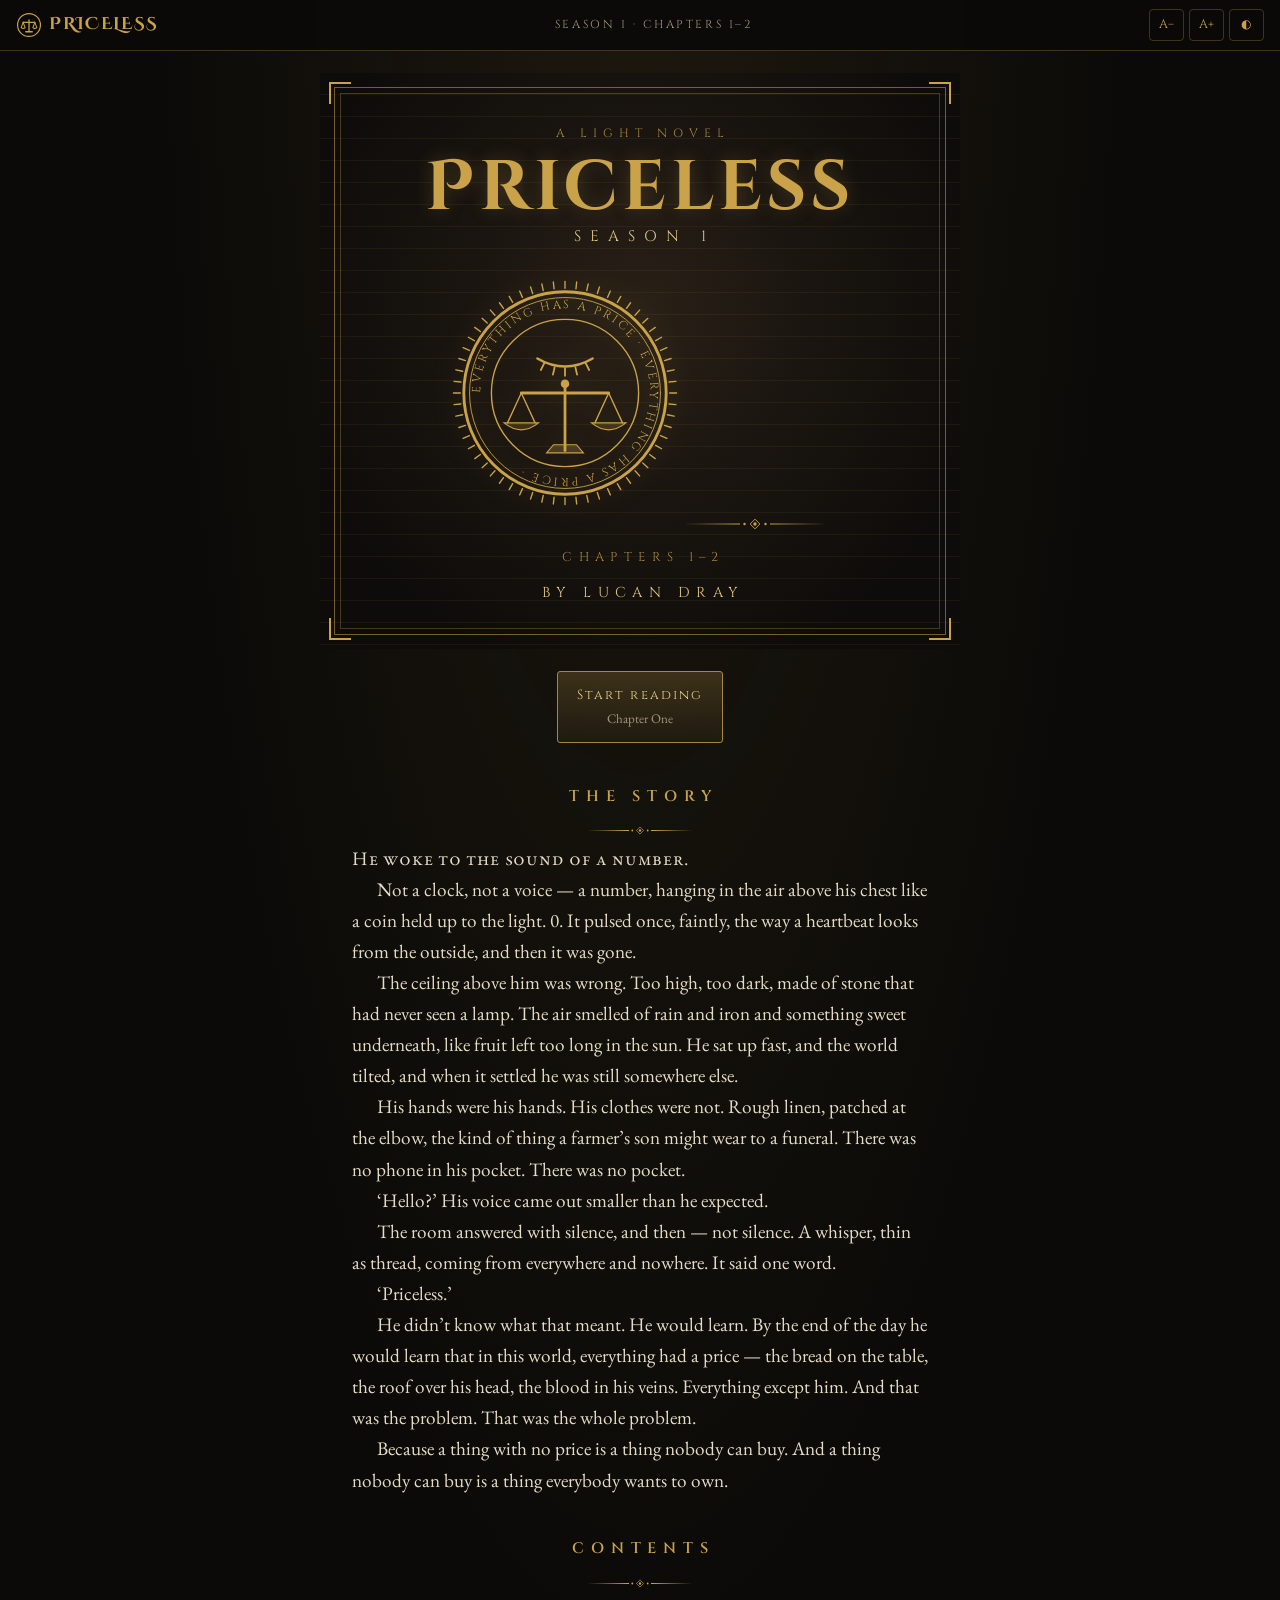
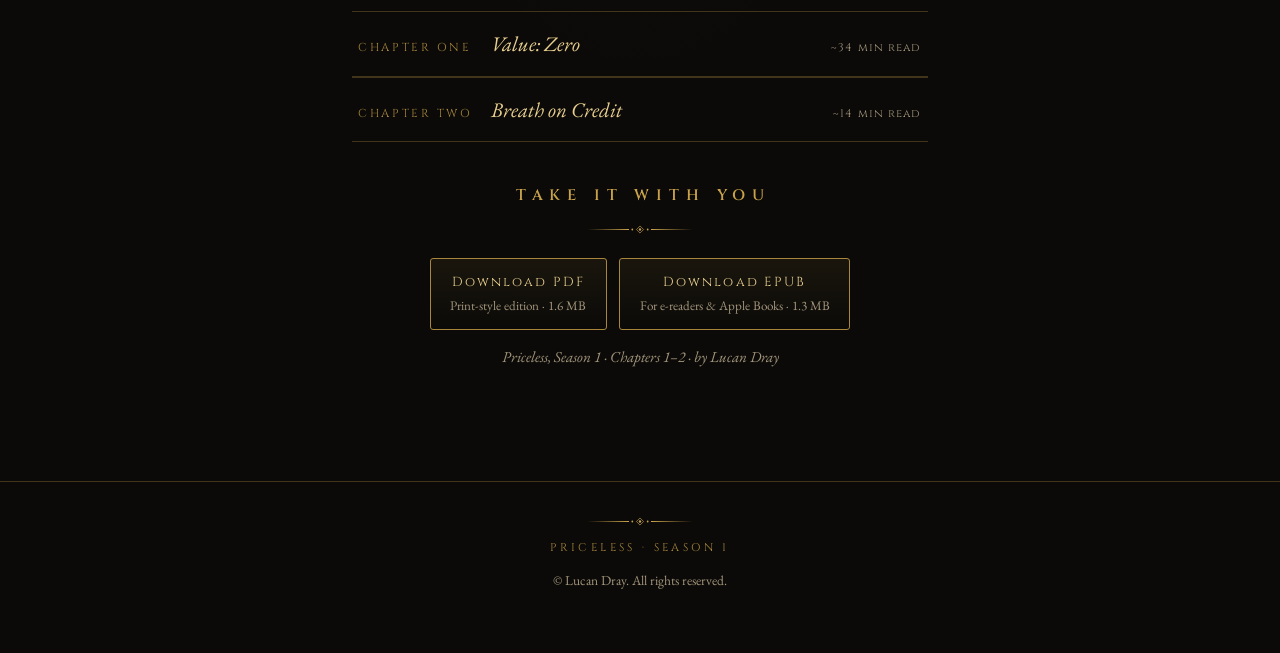
<file: index.html>
<!DOCTYPE html>
<html lang="en"><head><meta charset="utf-8">
<meta name="viewport" content="width=device-width, initial-scale=1, viewport-fit=cover">
<title>Priceless — Season 1 · a light novel by Lucan Dray</title><meta name="description" content="He woke to the sound of a number."><meta name="author" content="Lucan Dray">
<meta property="og:title" content="Priceless — Season 1 · a light novel by Lucan Dray"><meta property="og:description" content="He woke to the sound of a number."><meta property="og:type" content="book">
<meta name="theme-color" content="#0b0a08"><link rel="icon" href="[data-uri]">
<link rel="stylesheet" href="fonts.css"><link rel="stylesheet" href="style.css">
<script>try{var t=localStorage.getItem('pl-theme');if(t)document.documentElement.dataset.theme=t;}catch(e){}</script>
</head><body><a class="skip" href="#main">Skip to text</a><div class="progress"></div>
<header class="bar"><a class="home" href="index.html" aria-label="Priceless home"><svg viewBox="0 0 200 200" fill="none" stroke="#c9a24a" stroke-linecap="round" aria-hidden="true"><circle cx="100" cy="100" r="88" stroke-width="9"/><line x1="100" y1="60" x2="100" y2="150" stroke-width="10"/><line x1="55" y1="80" x2="145" y2="80" stroke-width="10"/><path d="M55,80 L40,120 Q55,135 70,120 Z M145,80 L130,120 Q145,135 160,120 Z" stroke-width="8"/><path d="M75,152 L125,152" stroke-width="10"/></svg><span>PRICELESS</span></a>
<div class="where">Season 1 · Chapters 1–2</div><div class="tools"><button data-act="smaller" aria-label="Smaller text">A−</button>
<button data-act="bigger" aria-label="Larger text">A+</button><button data-act="theme" aria-label="Switch light or dark page">◐</button></div></header>
<main id="main"><section class="panel cover"><div class="frame"></div><div class="corner tl"></div><div class="corner tr"></div><div class="corner bl"></div><div class="corner br"></div><div class="kicker">A LIGHT NOVEL</div>
<h1>Priceless</h1><div class="season">SEASON 1</div>
<svg class="coin" xmlns="http://www.w3.org/2000/svg" viewBox="0 0 200 200" width="230" height="230" fill="none" stroke="#c9a24a" stroke-linecap="round"><g stroke-width="1.2"><line x1="100" y1="3" x2="100" y2="9" transform="rotate(0 100 100)"/><line x1="100" y1="3" x2="100" y2="9" transform="rotate(6 100 100)"/><line x1="100" y1="3" x2="100" y2="9" transform="rotate(12 100 100)"/><line x1="100" y1="3" x2="100" y2="9" transform="rotate(18 100 100)"/><line x1="100" y1="3" x2="100" y2="9" transform="rotate(24 100 100)"/><line x1="100" y1="3" x2="100" y2="9" transform="rotate(30 100 100)"/><line x1="100" y1="3" x2="100" y2="9" transform="rotate(36 100 100)"/><line x1="100" y1="3" x2="100" y2="9" transform="rotate(42 100 100)"/><line x1="100" y1="3" x2="100" y2="9" transform="rotate(48 100 100)"/><line x1="100" y1="3" x2="100" y2="9" transform="rotate(54 100 100)"/><line x1="100" y1="3" x2="100" y2="9" transform="rotate(60 100 100)"/><line x1="100" y1="3" x2="100" y2="9" transform="rotate(66 100 100)"/><line x1="100" y1="3" x2="100" y2="9" transform="rotate(72 100 100)"/><line x1="100" y1="3" x2="100" y2="9" transform="rotate(78 100 100)"/><line x1="100" y1="3" x2="100" y2="9" transform="rotate(84 100 100)"/><line x1="100" y1="3" x2="100" y2="9" transform="rotate(90 100 100)"/><line x1="100" y1="3" x2="100" y2="9" transform="rotate(96 100 100)"/><line x1="100" y1="3" x2="100" y2="9" transform="rotate(102 100 100)"/><line x1="100" y1="3" x2="100" y2="9" transform="rotate(108 100 100)"/><line x1="100" y1="3" x2="100" y2="9" transform="rotate(114 100 100)"/><line x1="100" y1="3" x2="100" y2="9" transform="rotate(120 100 100)"/><line x1="100" y1="3" x2="100" y2="9" transform="rotate(126 100 100)"/><line x1="100" y1="3" x2="100" y2="9" transform="rotate(132 100 100)"/><line x1="100" y1="3" x2="100" y2="9" transform="rotate(138 100 100)"/><line x1="100" y1="3" x2="100" y2="9" transform="rotate(144 100 100)"/><line x1="100" y1="3" x2="100" y2="9" transform="rotate(150 100 100)"/><line x1="100" y1="3" x2="100" y2="9" transform="rotate(156 100 100)"/><line x1="100" y1="3" x2="100" y2="9" transform="rotate(162 100 100)"/><line x1="100" y1="3" x2="100" y2="9" transform="rotate(168 100 100)"/><line x1="100" y1="3" x2="100" y2="9" transform="rotate(174 100 100)"/><line x1="100" y1="3" x2="100" y2="9" transform="rotate(180 100 100)"/><line x1="100" y1="3" x2="100" y2="9" transform="rotate(186 100 100)"/><line x1="100" y1="3" x2="100" y2="9" transform="rotate(192 100 100)"/><line x1="100" y1="3" x2="100" y2="9" transform="rotate(198 100 100)"/><line x1="100" y1="3" x2="100" y2="9" transform="rotate(204 100 100)"/><line x1="100" y1="3" x2="100" y2="9" transform="rotate(210 100 100)"/><line x1="100" y1="3" x2="100" y2="9" transform="rotate(216 100 100)"/><line x1="100" y1="3" x2="100" y2="9" transform="rotate(222 100 100)"/><line x1="100" y1="3" x2="100" y2="9" transform="rotate(228 100 100)"/><line x1="100" y1="3" x2="100" y2="9" transform="rotate(234 100 100)"/><line x1="100" y1="3" x2="100" y2="9" transform="rotate(240 100 100)"/><line x1="100" y1="3" x2="100" y2="9" transform="rotate(246 100 100)"/><line x1="100" y1="3" x2="100" y2="9" transform="rotate(252 100 100)"/><line x1="100" y1="3" x2="100" y2="9" transform="rotate(258 100 100)"/><line x1="100" y1="3" x2="100" y2="9" transform="rotate(264 100 100)"/><line x1="100" y1="3" x2="100" y2="9" transform="rotate(270 100 100)"/><line x1="100" y1="3" x2="100" y2="9" transform="rotate(276 100 100)"/><line x1="100" y1="3" x2="100" y2="9" transform="rotate(282 100 100)"/><line x1="100" y1="3" x2="100" y2="9" transform="rotate(288 100 100)"/><line x1="100" y1="3" x2="100" y2="9" transform="rotate(294 100 100)"/><line x1="100" y1="3" x2="100" y2="9" transform="rotate(300 100 100)"/><line x1="100" y1="3" x2="100" y2="9" transform="rotate(306 100 100)"/><line x1="100" y1="3" x2="100" y2="9" transform="rotate(312 100 100)"/><line x1="100" y1="3" x2="100" y2="9" transform="rotate(318 100 100)"/><line x1="100" y1="3" x2="100" y2="9" transform="rotate(324 100 100)"/><line x1="100" y1="3" x2="100" y2="9" transform="rotate(330 100 100)"/><line x1="100" y1="3" x2="100" y2="9" transform="rotate(336 100 100)"/><line x1="100" y1="3" x2="100" y2="9" transform="rotate(342 100 100)"/><line x1="100" y1="3" x2="100" y2="9" transform="rotate(348 100 100)"/><line x1="100" y1="3" x2="100" y2="9" transform="rotate(354 100 100)"/></g><circle cx="100" cy="100" r="88" stroke-width="2.5"/><circle cx="100" cy="100" r="83" stroke-width=".8"/><circle cx="100" cy="100" r="64" stroke-width="1.2"/><defs><path id="cvrp" d="M100,100 m-74,0 a74,74 0 1,1 148,0 a74,74 0 1,1 -148,0"/></defs><text font-family="Cinzel" font-size="10.2" letter-spacing="2.2" fill="#c9a24a" stroke="none"><textPath href="#cvrp" startOffset="0">EVERYTHING HAS A PRICE · EVERYTHING HAS A PRICE · </textPath></text><path d="M76,70 Q100,84 124,70" stroke-width="2.2"/><path d="M82,74 l-3,6 M91,77.5 l-1.5,6.5 M100,78.5 v6.5 M109,77.5 l1.5,6.5 M118,74 l3,6" stroke-width="1.6"/><line x1="100" y1="92" x2="100" y2="150" stroke-width="2.4"/><circle cx="100" cy="92" r="3.2" fill="#c9a24a"/><line x1="62" y1="100" x2="138" y2="100" stroke-width="2.4"/><path d="M62,100 L50,126 M62,100 L74,126 M138,100 L126,126 M138,100 L150,126" stroke-width="1.2"/><path d="M47,126 Q62,138 77,126 Z" fill="#c9a24a" fill-opacity=".18"/><path d="M123,126 Q138,138 153,126 Z" fill="#c9a24a" fill-opacity=".18"/><path d="M84,152 L116,152 L110,145 L90,145 Z" fill="#c9a24a" fill-opacity=".25"/></svg><svg class="divider" xmlns="http://www.w3.org/2000/svg" viewBox="0 0 200 16" width="150" height="12" fill="#c9a24a"><path d="M4,8 L80,7.2 L80,8.8 Z"/><path d="M196,8 L120,7.2 L120,8.8 Z"/><circle cx="86" cy="8" r="1.6"/><circle cx="114" cy="8" r="1.6"/><path d="M100,1.5 L106.5,8 L100,14.5 L93.5,8 Z" fill="none" stroke="#c9a24a" stroke-width="1.2"/><circle cx="100" cy="8" r="2.2"/></svg>
<div class="release">CHAPTERS 1–2</div><div class="author">BY LUCAN DRAY</div></section>
<div class="wrap"><div class="btns"><a class="btn primary" href="chapter-1.html">Start reading<small>Chapter One</small></a></div>
<h2 class="sec">THE STORY</h2><div class="center"><svg class="divider" xmlns="http://www.w3.org/2000/svg" viewBox="0 0 200 16" width="110" height="9" fill="#c9a24a"><path d="M4,8 L80,7.2 L80,8.8 Z"/><path d="M196,8 L120,7.2 L120,8.8 Z"/><circle cx="86" cy="8" r="1.6"/><circle cx="114" cy="8" r="1.6"/><path d="M100,1.5 L106.5,8 L100,14.5 L93.5,8 Z" fill="none" stroke="#c9a24a" stroke-width="1.2"/><circle cx="100" cy="8" r="2.2"/></svg></div><div class="blurb"><p>He woke to the sound of a number.</p>
<p>Not a clock, not a voice — a number, hanging in the air above his chest like a coin held up to the light. 0. It pulsed once, faintly, the way a heartbeat looks from the outside, and then it was gone.</p>
<p>The ceiling above him was wrong. Too high, too dark, made of stone that had never seen a lamp. The air smelled of rain and iron and something sweet underneath, like fruit left too long in the sun. He sat up fast, and the world tilted, and when it settled he was still somewhere else.</p>
<p>His hands were his hands. His clothes were not. Rough linen, patched at the elbow, the kind of thing a farmer&rsquo;s son might wear to a funeral. There was no phone in his pocket. There was no pocket.</p>
<p>&lsquo;Hello?&rsquo; His voice came out smaller than he expected.</p>
<p>The room answered with silence, and then — not silence. A whisper, thin as thread, coming from everywhere and nowhere. It said one word.</p>
<p>&lsquo;Priceless.&rsquo;</p>
<p>He didn&rsquo;t know what that meant. He would learn. By the end of the day he would learn that in this world, everything had a price — the bread on the table, the roof over his head, the blood in his veins. Everything except him. And that was the problem. That was the whole problem.</p>
<p>Because a thing with no price is a thing nobody can buy. And a thing nobody can buy is a thing everybody wants to own.</p></div>
<h2 class="sec">CONTENTS</h2><div class="center"><svg class="divider" xmlns="http://www.w3.org/2000/svg" viewBox="0 0 200 16" width="110" height="9" fill="#c9a24a"><path d="M4,8 L80,7.2 L80,8.8 Z"/><path d="M196,8 L120,7.2 L120,8.8 Z"/><circle cx="86" cy="8" r="1.6"/><circle cx="114" cy="8" r="1.6"/><path d="M100,1.5 L106.5,8 L100,14.5 L93.5,8 Z" fill="none" stroke="#c9a24a" stroke-width="1.2"/><circle cx="100" cy="8" r="2.2"/></svg></div><ol class="toc"><li><a href="chapter-1.html"><span class="n">CHAPTER ONE</span><span class="t">Value: Zero</span><span class="m">~34 min read</span></a></li><li><a href="chapter-2.html"><span class="n">CHAPTER TWO</span><span class="t">Breath on Credit</span><span class="m">~14 min read</span></a></li></ol>
<h2 class="sec">TAKE IT WITH YOU</h2><div class="center"><svg class="divider" xmlns="http://www.w3.org/2000/svg" viewBox="0 0 200 16" width="110" height="9" fill="#c9a24a"><path d="M4,8 L80,7.2 L80,8.8 Z"/><path d="M196,8 L120,7.2 L120,8.8 Z"/><circle cx="86" cy="8" r="1.6"/><circle cx="114" cy="8" r="1.6"/><path d="M100,1.5 L106.5,8 L100,14.5 L93.5,8 Z" fill="none" stroke="#c9a24a" stroke-width="1.2"/><circle cx="100" cy="8" r="2.2"/></svg></div><div class="btns"><a class="btn" href="downloads/priceless-ln-ch1-2.pdf" data-act="dl" data-file="downloads/priceless-ln-ch1-2.pdf" data-type="application/pdf">Download PDF<small>Print-style edition · 1.6 MB</small></a><a class="btn" href="downloads/priceless-ln-ch1-2.epub" data-act="dl" data-file="downloads/priceless-ln-ch1-2.epub" data-type="application/epub+zip">Download EPUB<small>For e-readers &amp; Apple Books · 1.3 MB</small></a></div>
<p class="note">Priceless, Season 1 · Chapters 1–2 · by Lucan Dray</p></div></main>
<footer><svg class="divider" xmlns="http://www.w3.org/2000/svg" viewBox="0 0 200 16" width="110" height="9" fill="#c9a24a"><path d="M4,8 L80,7.2 L80,8.8 Z"/><path d="M196,8 L120,7.2 L120,8.8 Z"/><circle cx="86" cy="8" r="1.6"/><circle cx="114" cy="8" r="1.6"/><path d="M100,1.5 L106.5,8 L100,14.5 L93.5,8 Z" fill="none" stroke="#c9a24a" stroke-width="1.2"/><circle cx="100" cy="8" r="2.2"/></svg><div class="fn">PRICELESS · SEASON 1</div>
<p>© Lucan Dray. All rights reserved.</p></footer><script>
(function(){var d=document.documentElement,s=localStorage;
 if(s.getItem('pl-theme'))d.dataset.theme=s.getItem('pl-theme');
 var f=parseFloat(s.getItem('pl-fs')||'0');function af(){if(f)d.style.setProperty('--fs',(1.2+f*0.08)+'rem');}af();
 document.addEventListener('click',function(e){var b=e.target.closest('[data-act]');if(!b)return;var a=b.dataset.act;
  if(a==='theme'){d.dataset.theme=d.dataset.theme==='parchment'?'':'parchment';s.setItem('pl-theme',d.dataset.theme);}
  if(a==='bigger'&&f<5){f++;s.setItem('pl-fs',f);af();} if(a==='smaller'&&f>-3){f--;s.setItem('pl-fs',f);af();}
  if(a==='dl'){e.preventDefault();var n=b.dataset.file,t=b.dataset.type;b.classList.add('busy');
   fetch(n).then(function(r){if(r.ok)return r.blob();throw 0;}).catch(function(){return fetch(n+'.b64').then(function(r){return r.text();}).then(function(x){
     var bin=atob(x.replace(/\s+/g,'')),u=new Uint8Array(bin.length);for(var i=0;i<bin.length;i++)u[i]=bin.charCodeAt(i);return new Blob([u],{type:t});});})
   .then(function(bl){var u=URL.createObjectURL(bl),l=document.createElement('a');l.href=u;l.download=n.split('/').pop();document.body.appendChild(l);l.click();
     setTimeout(function(){URL.revokeObjectURL(u);l.remove();b.classList.remove('busy');},4000);});}
 });
 var p=document.querySelector('.progress');if(p)addEventListener('scroll',function(){var h=d.scrollHeight-innerHeight;p.style.width=(h>0?scrollY/h*100:0)+'%';},{passive:true});
})();
</script></body></html>
</file>
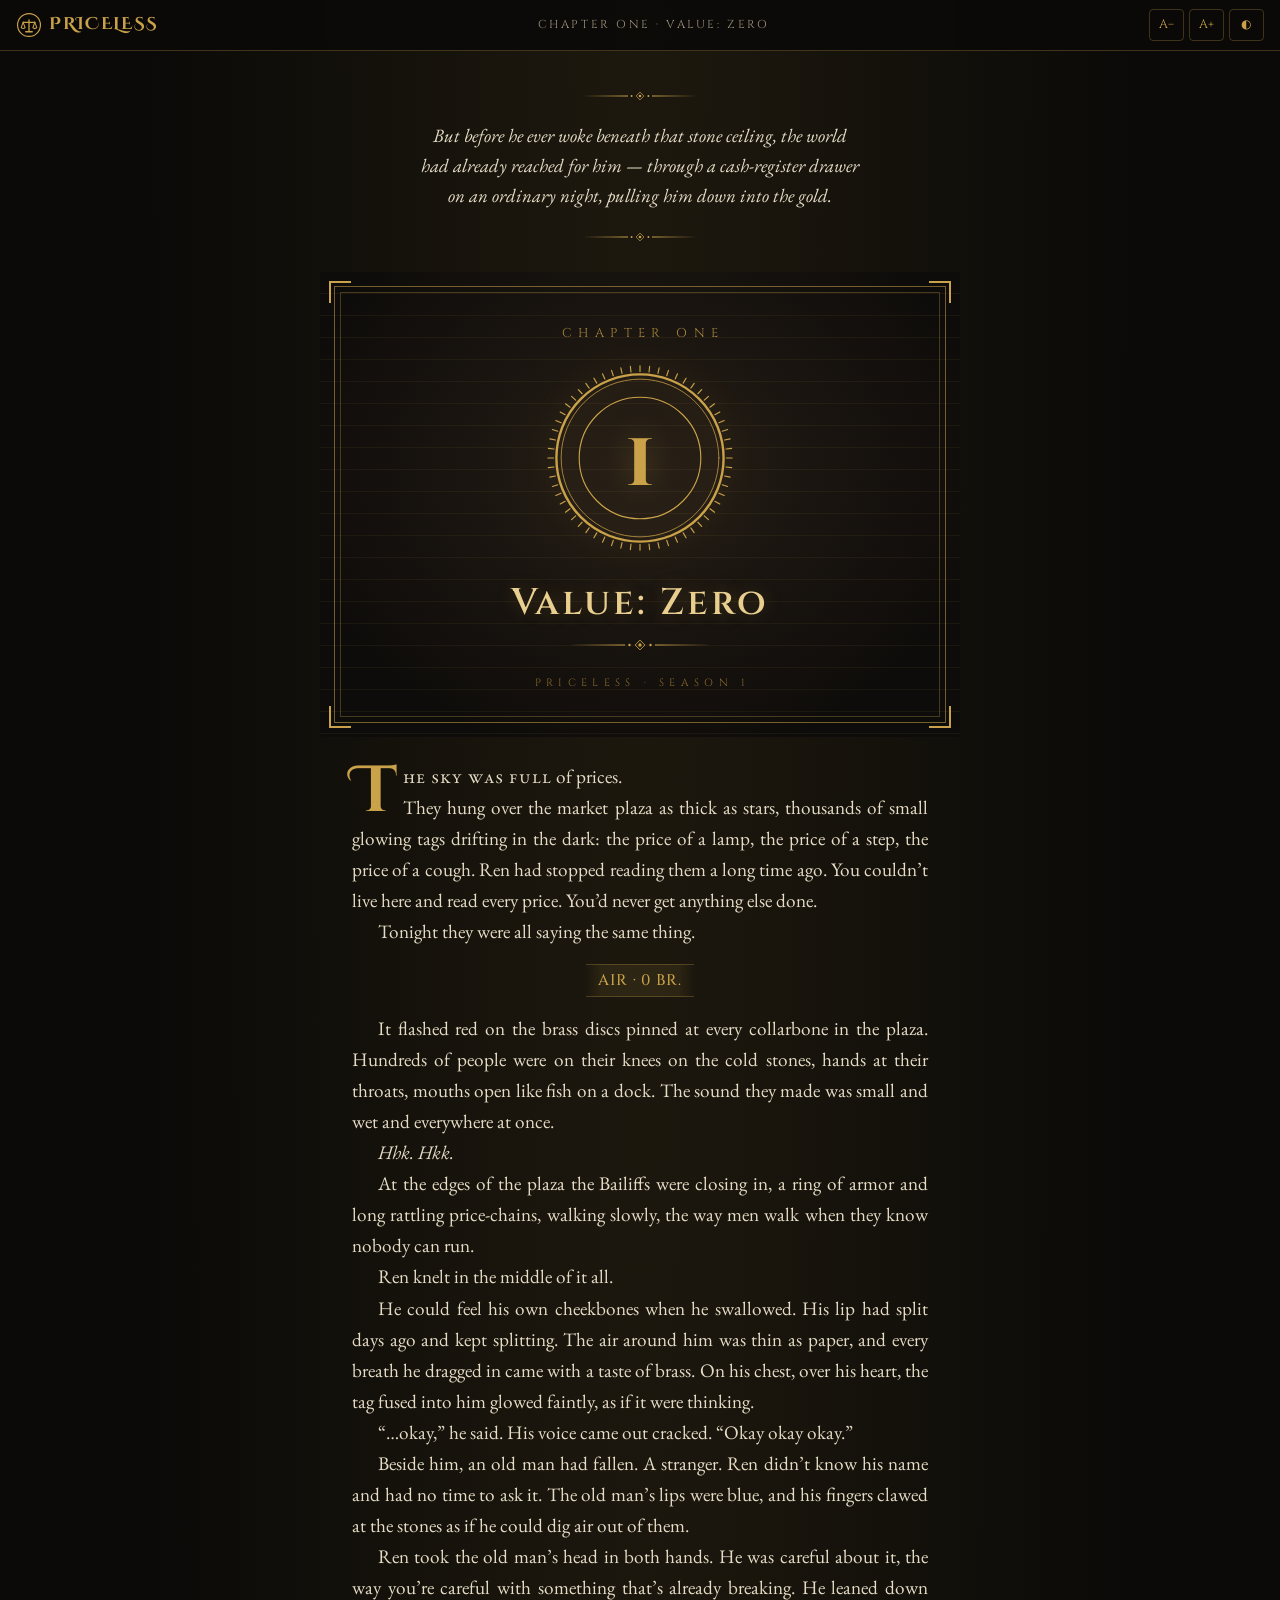
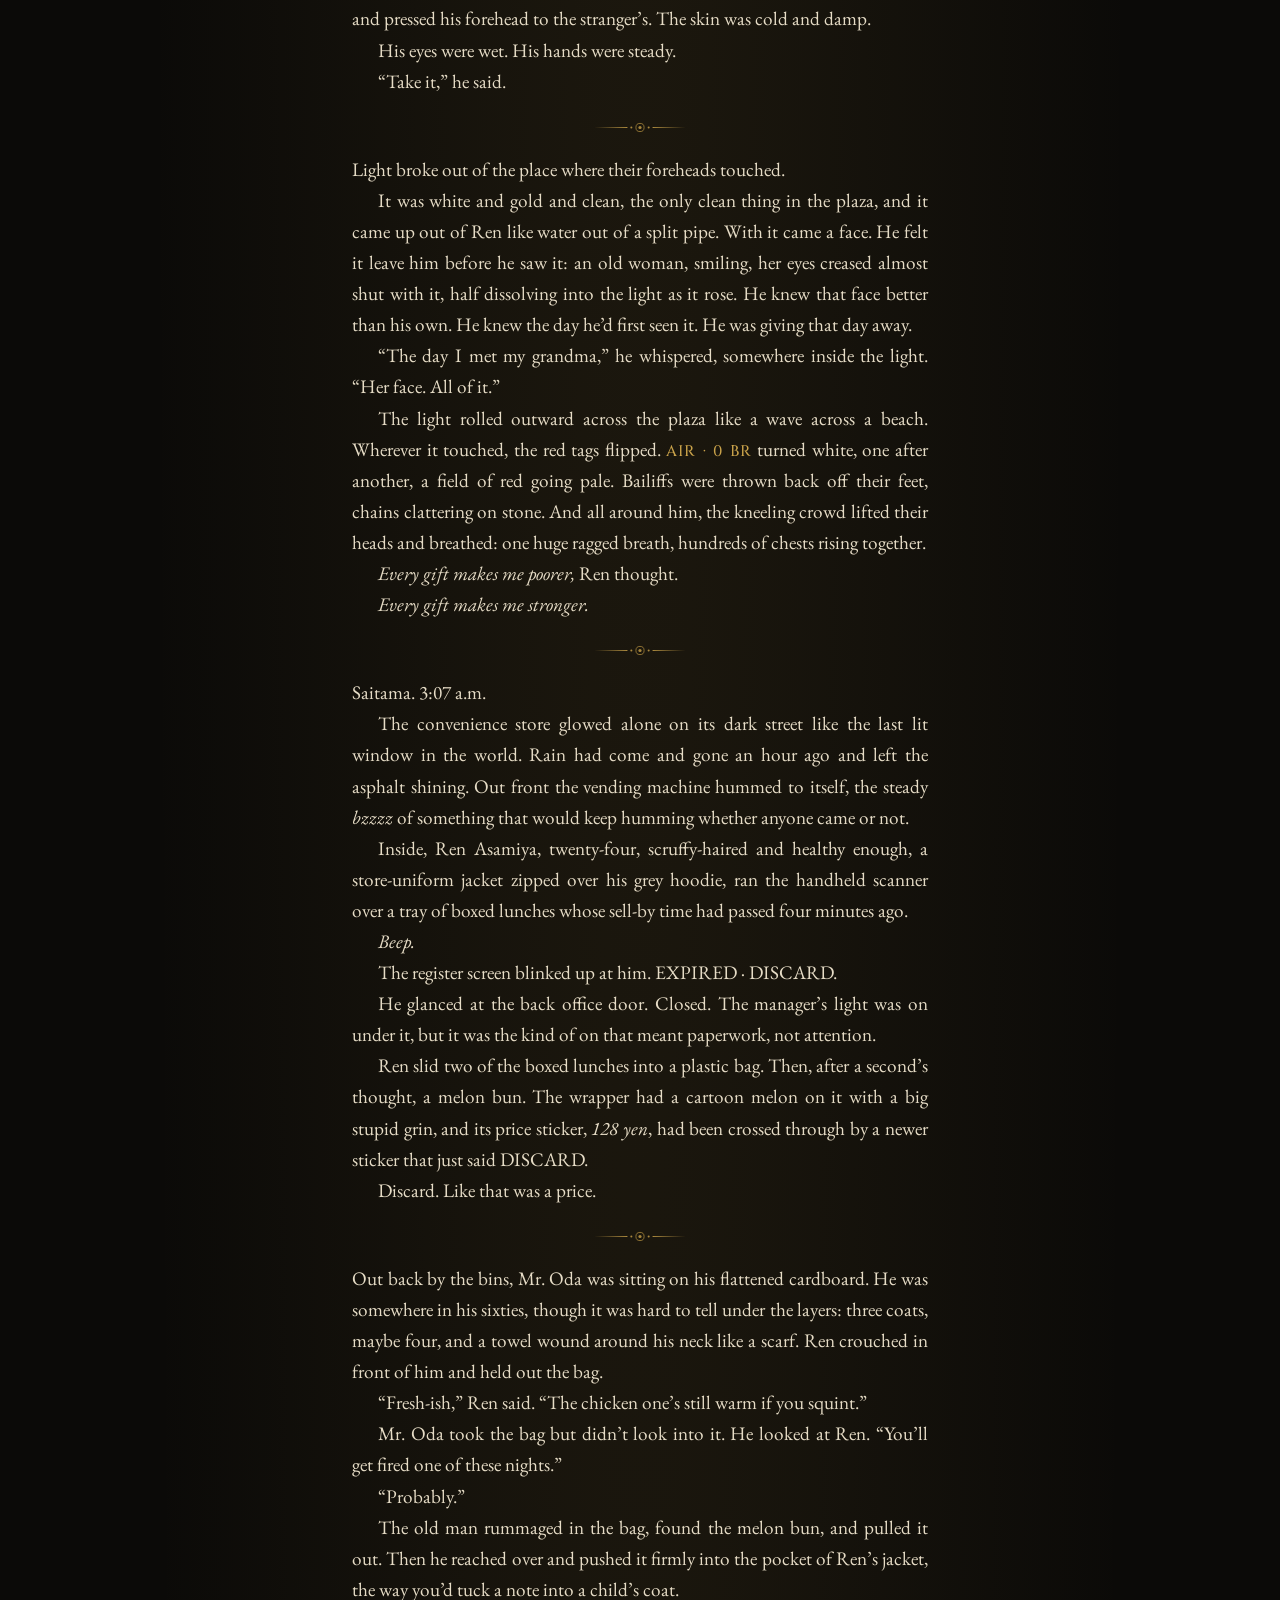
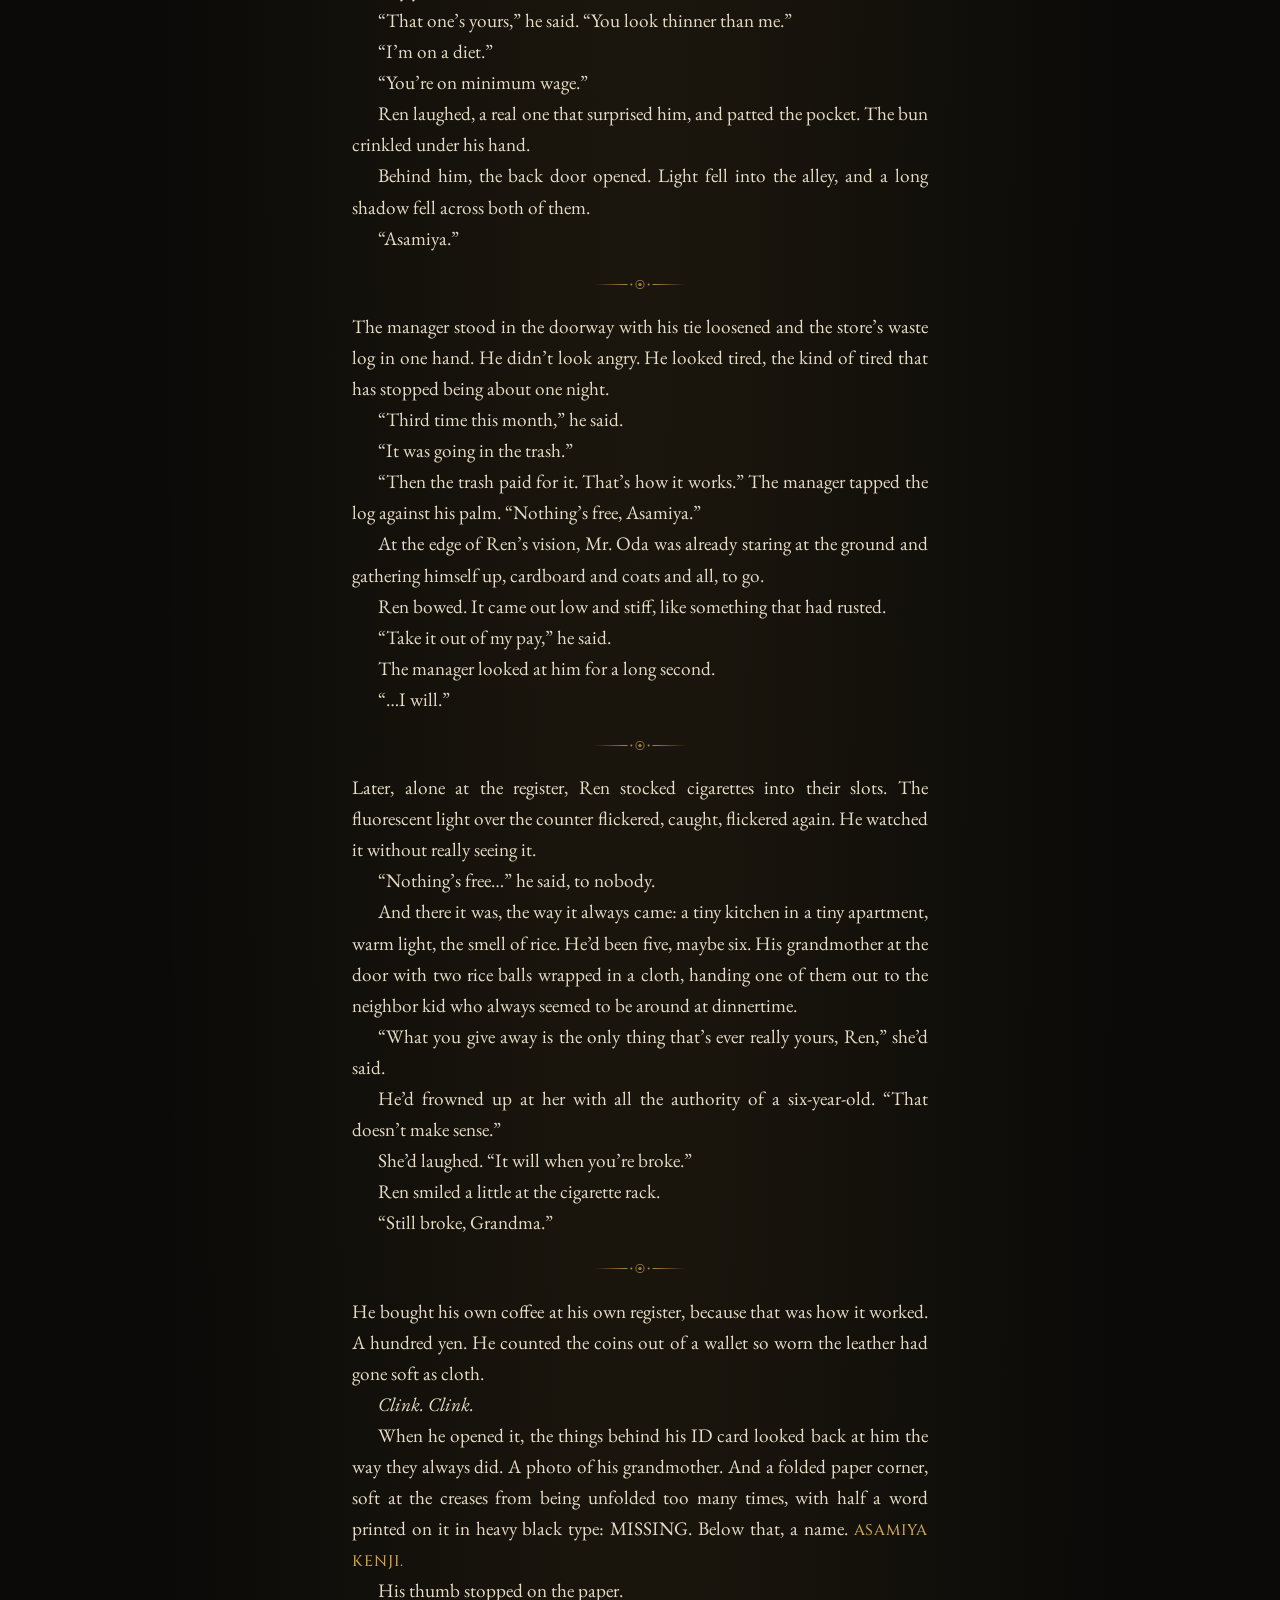
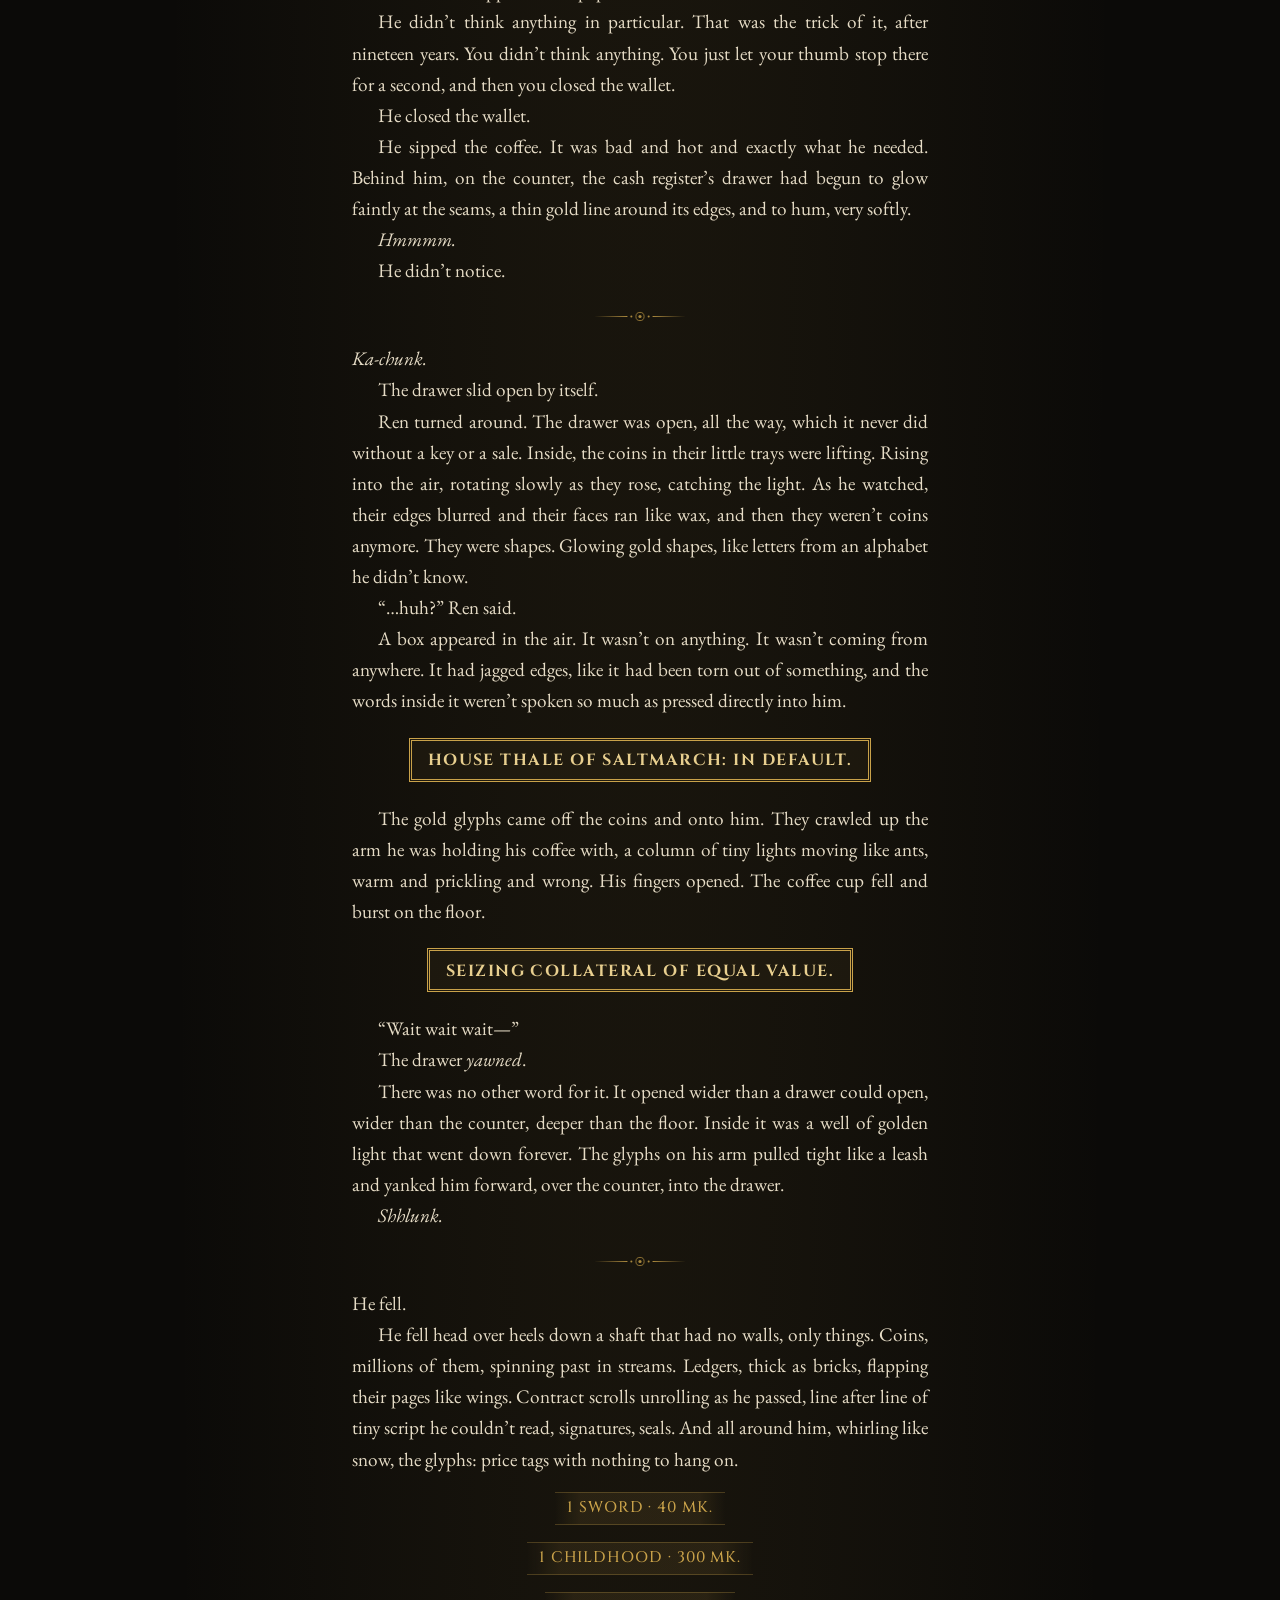
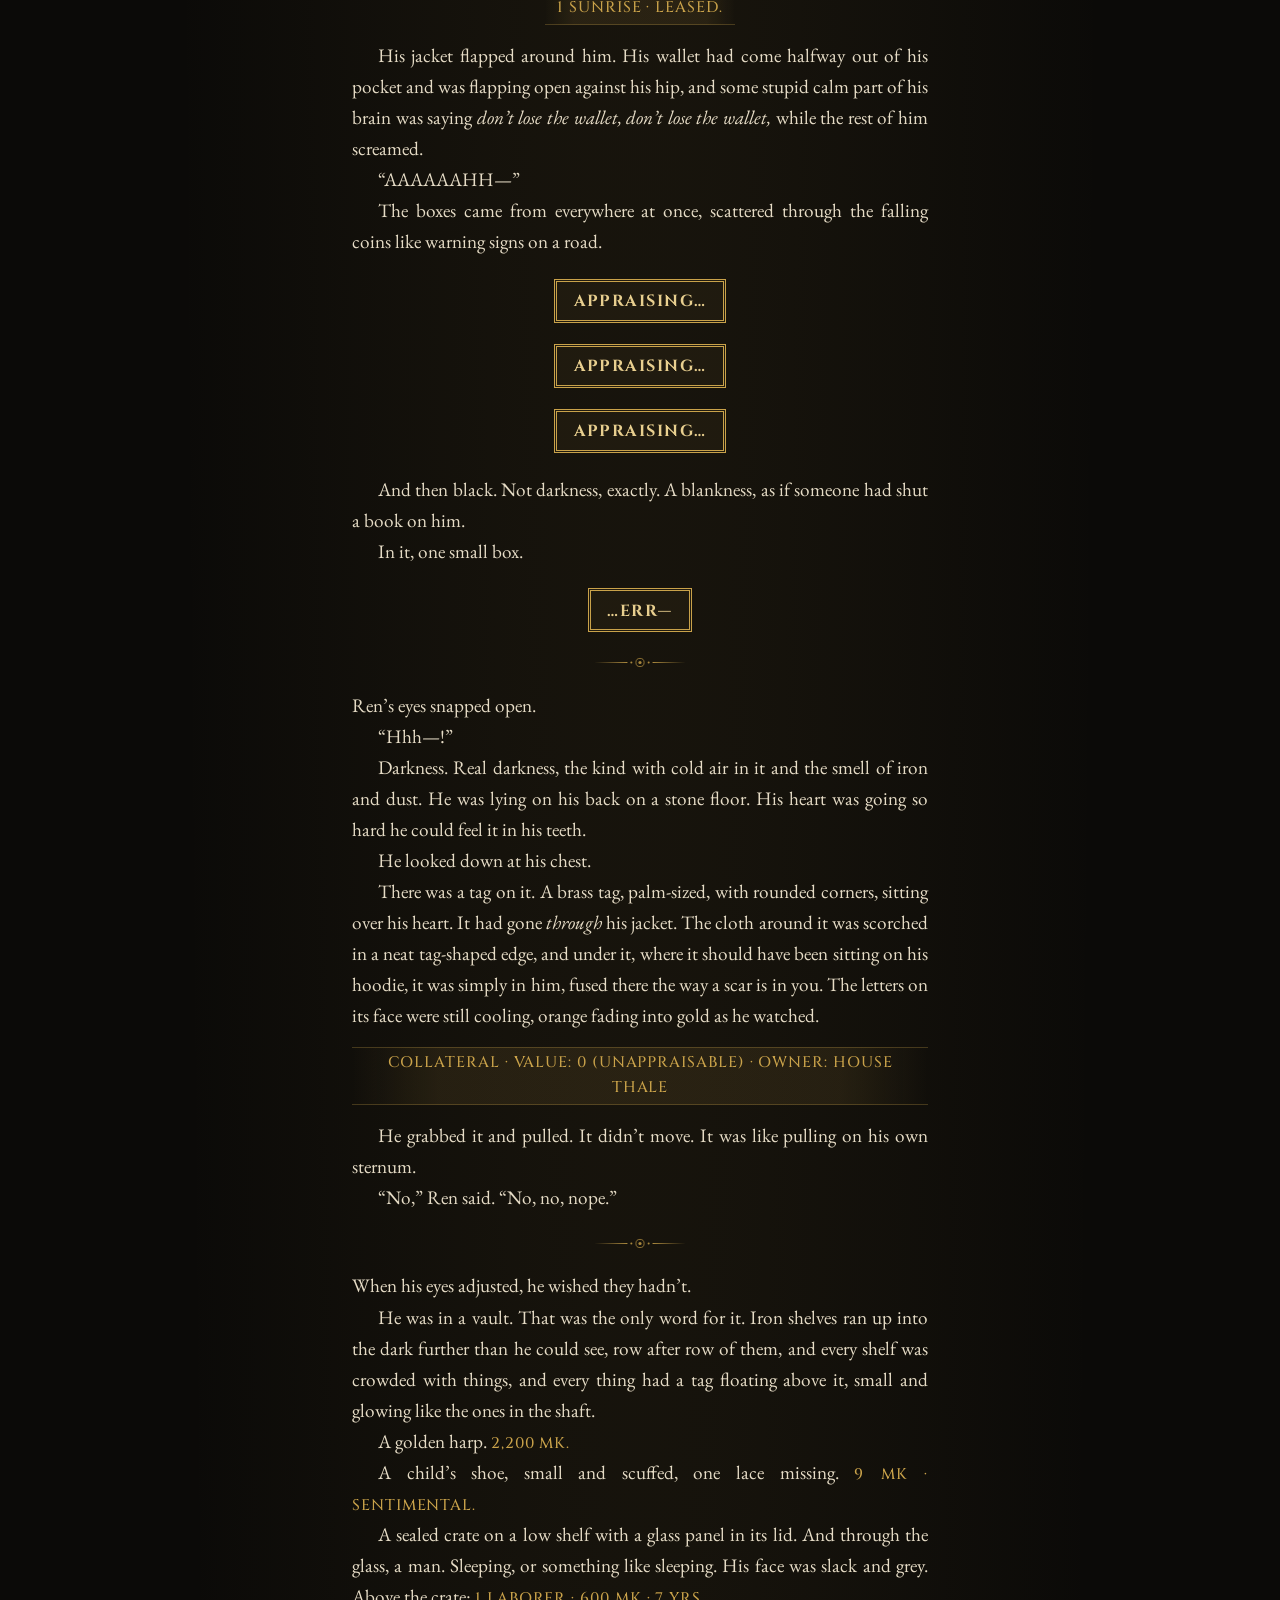
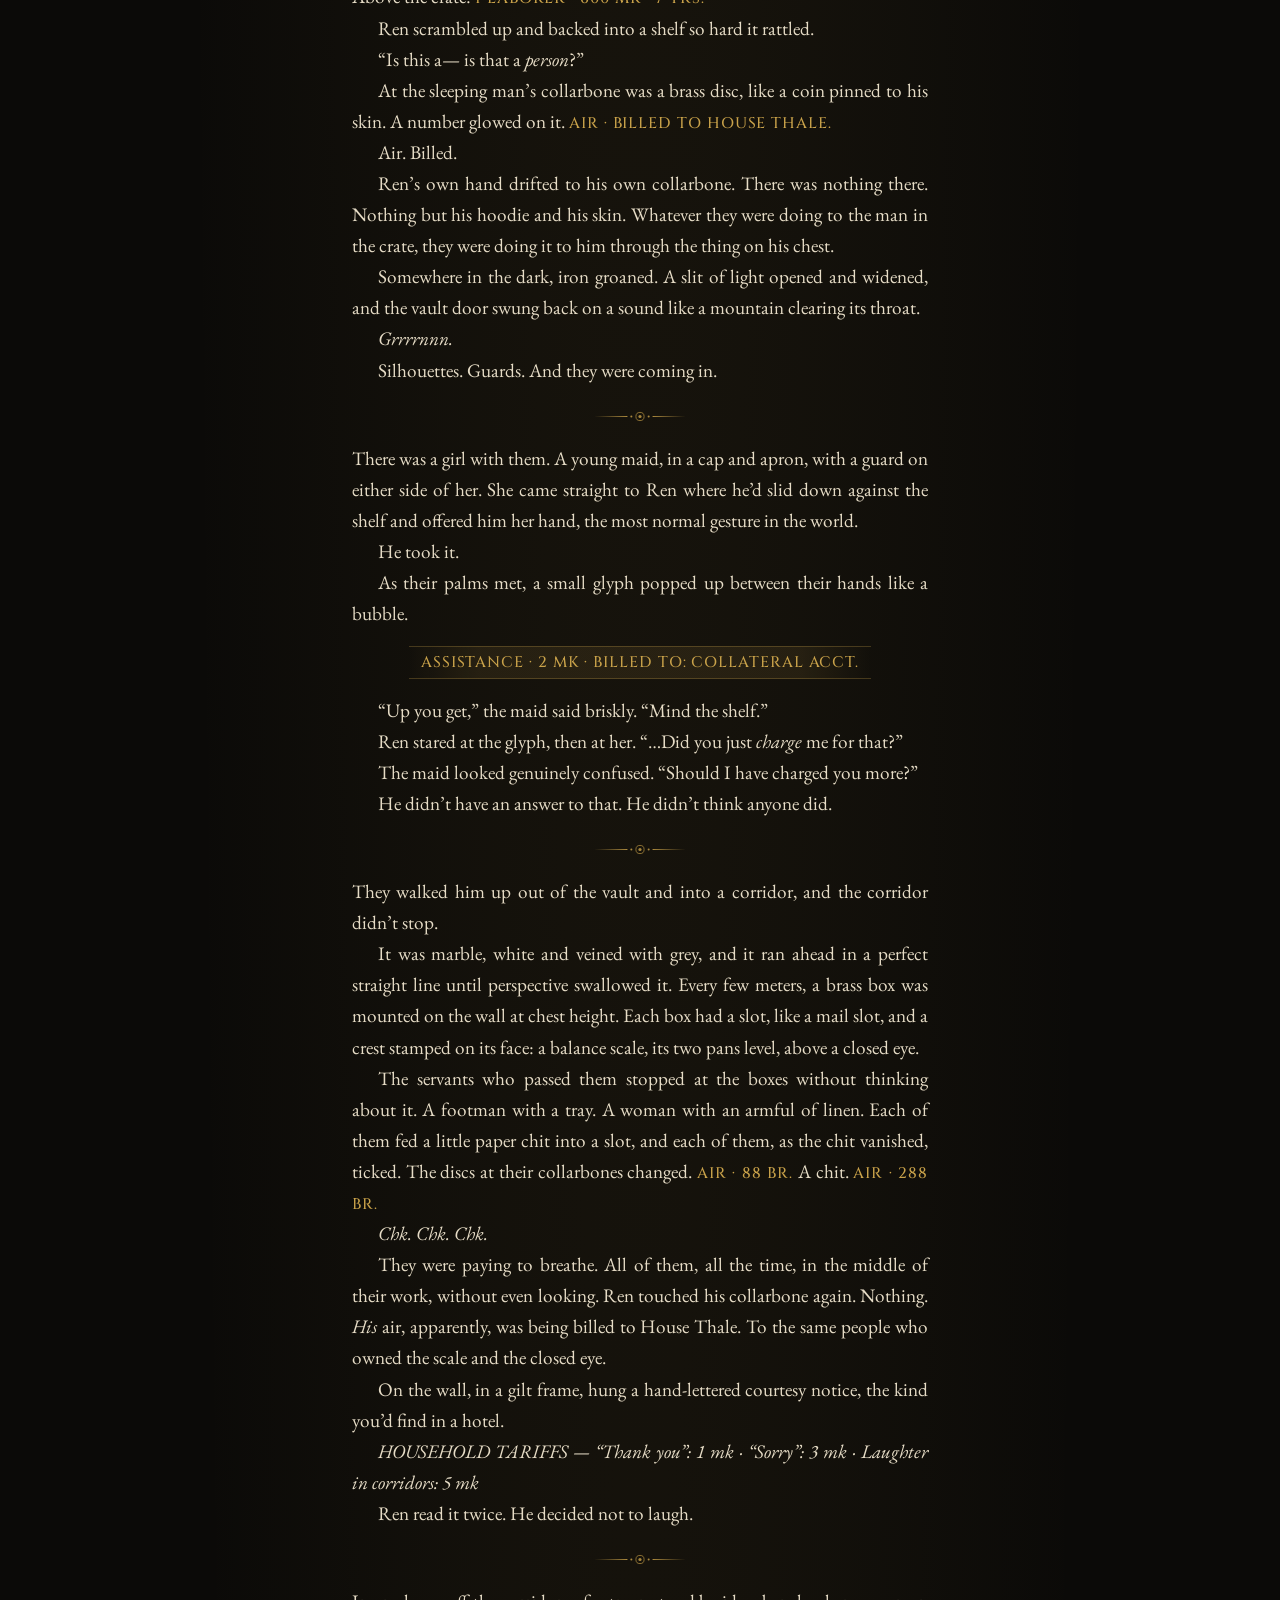
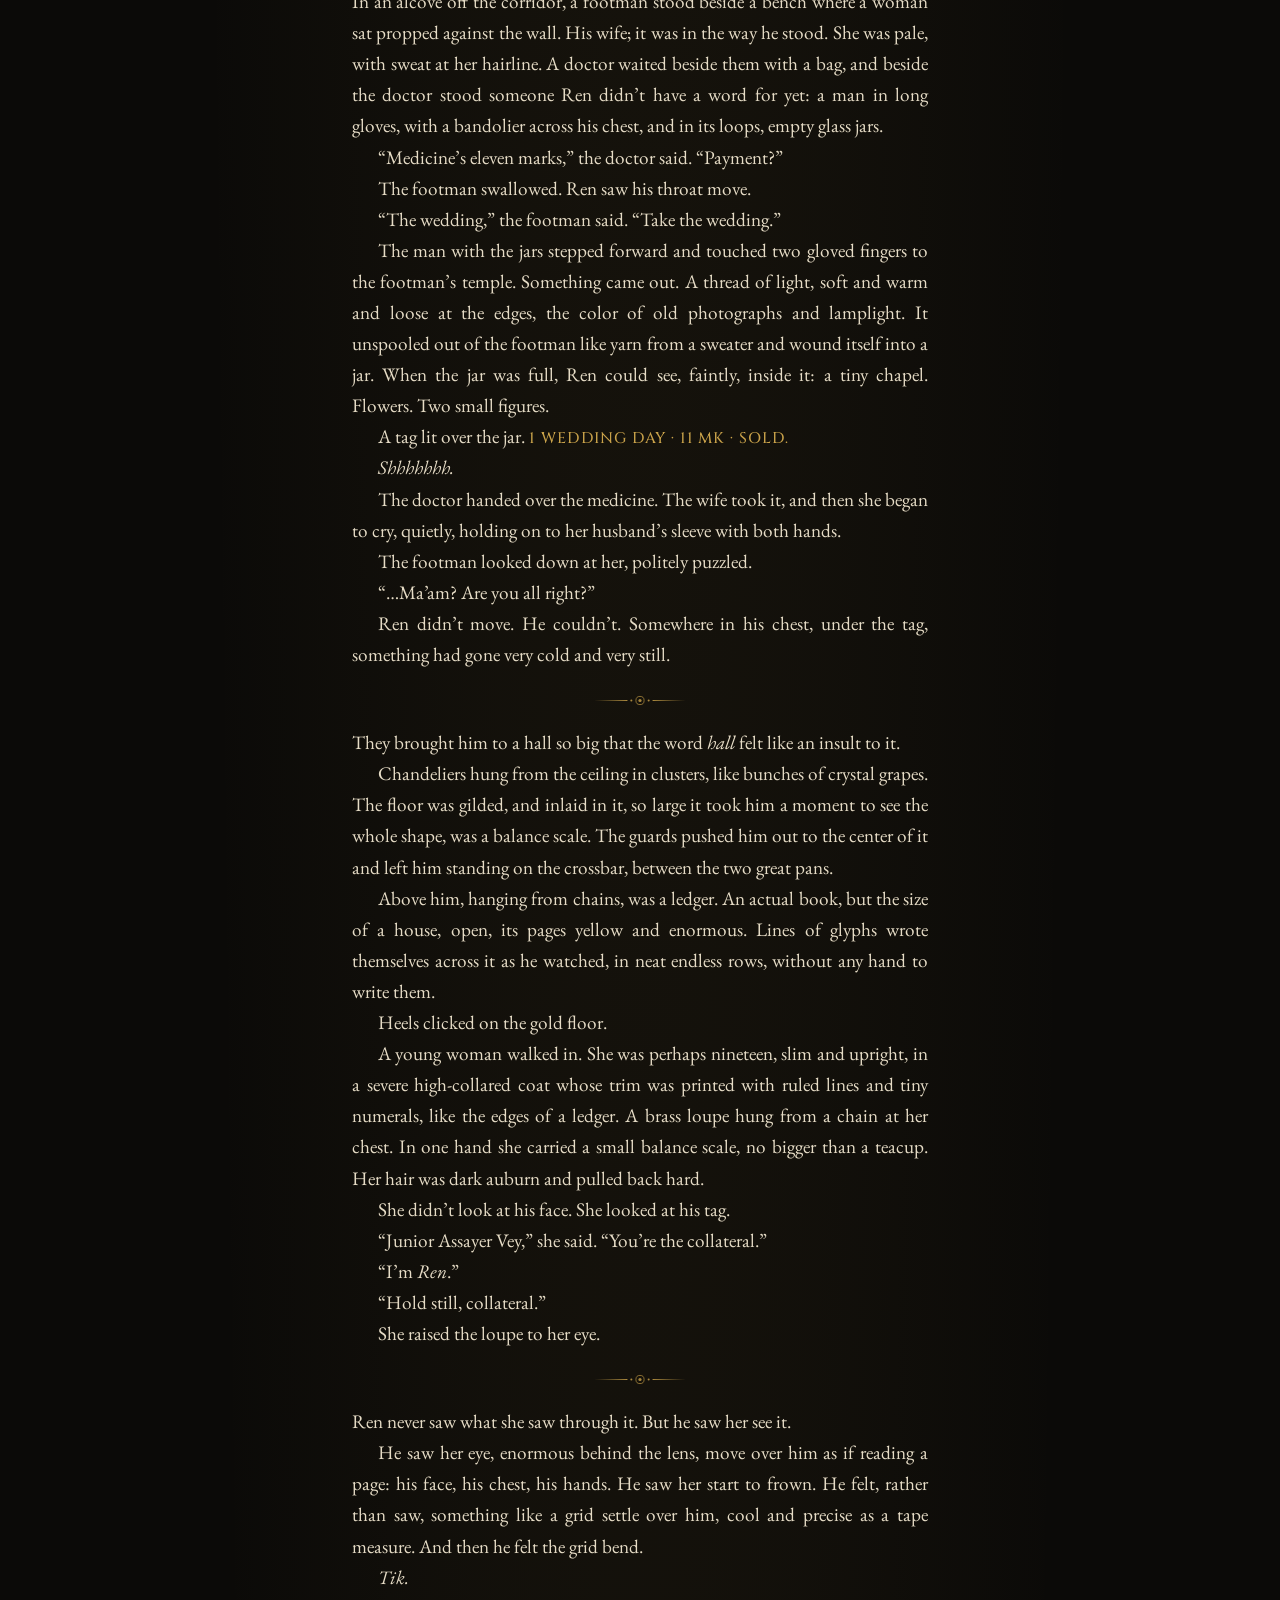
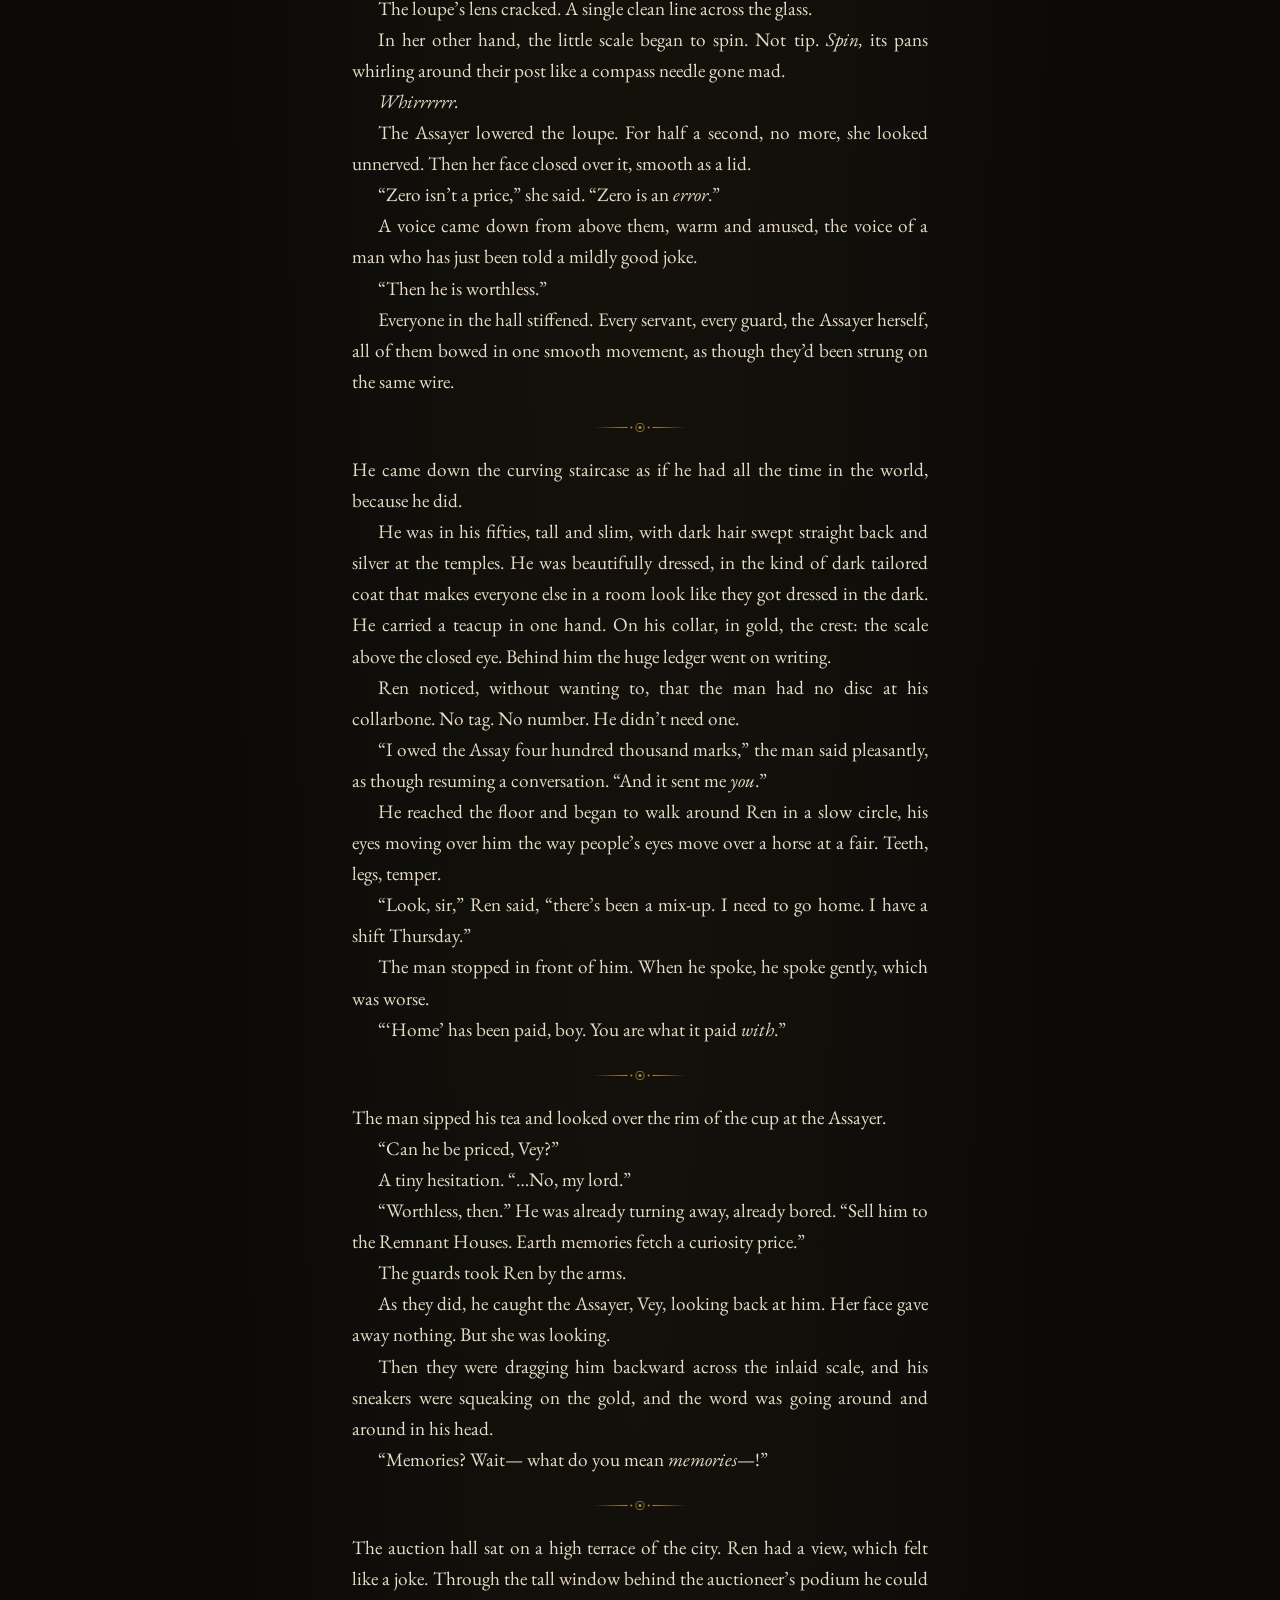
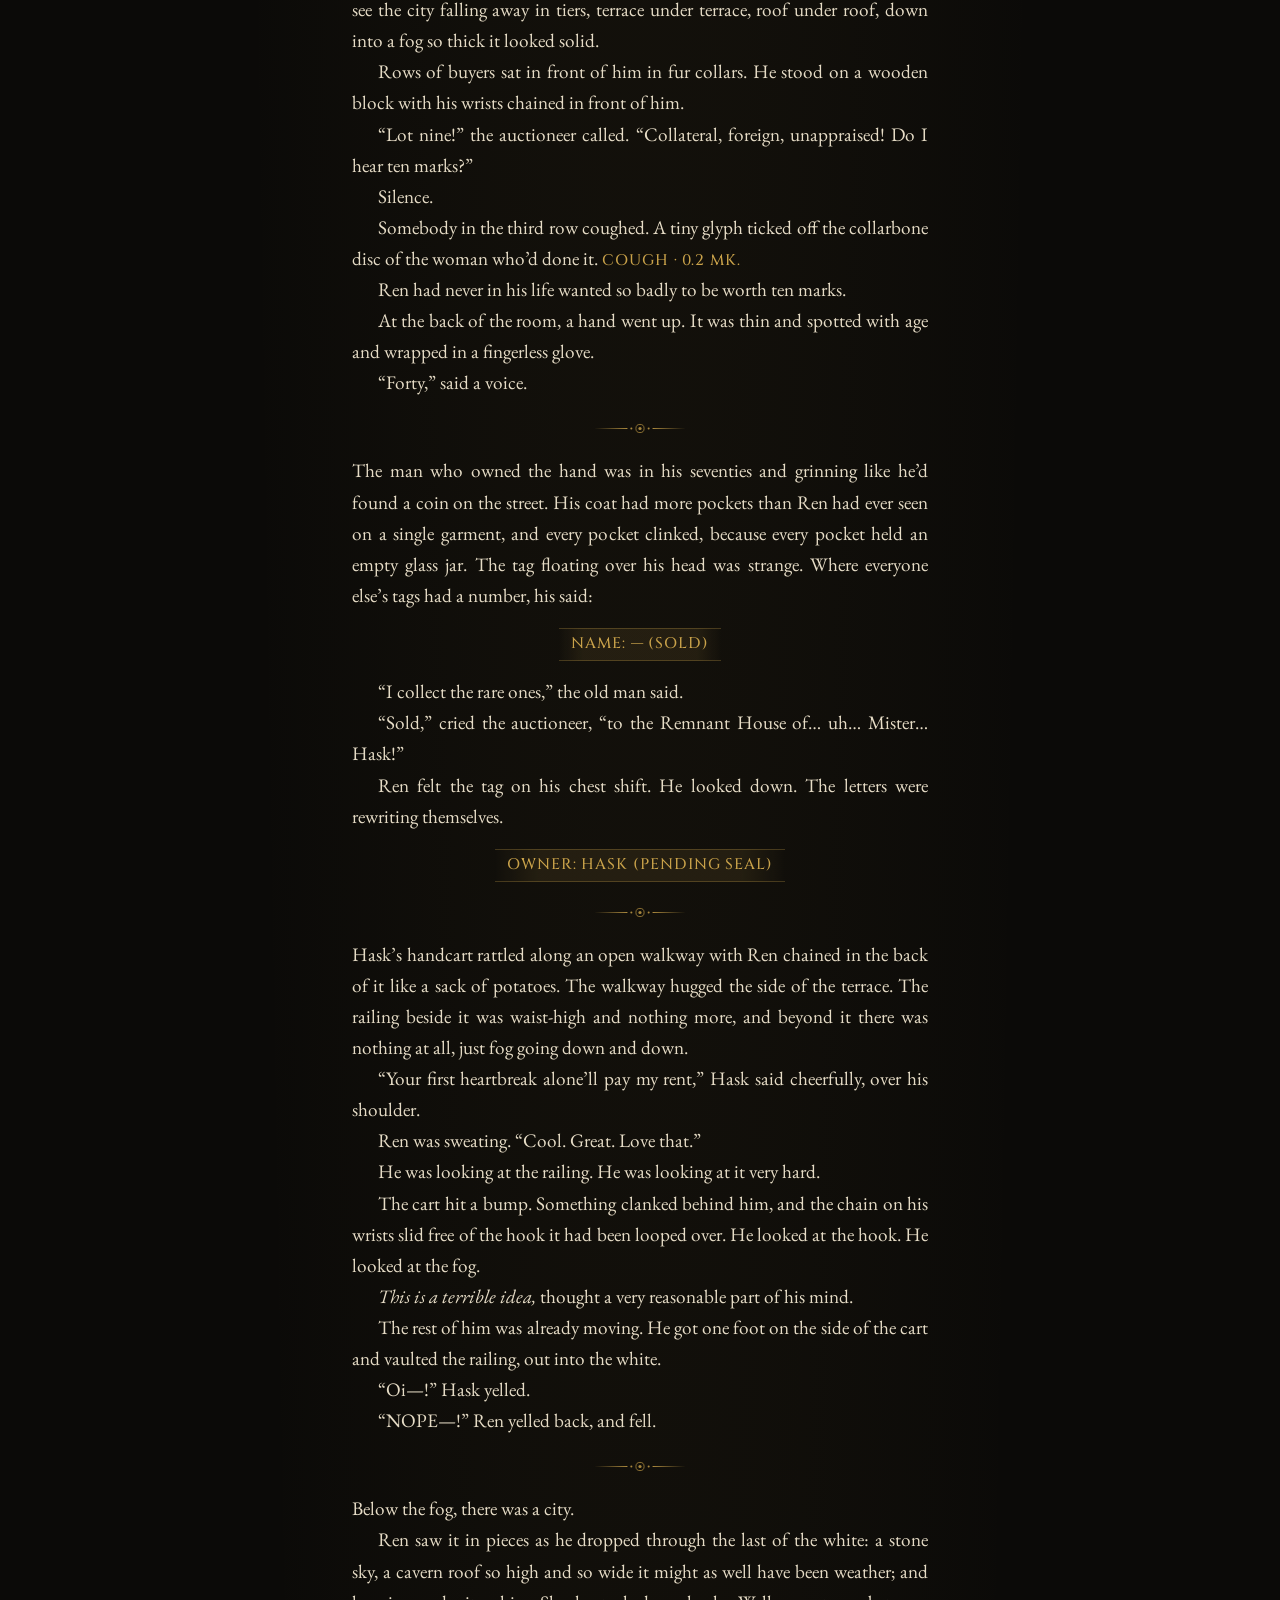
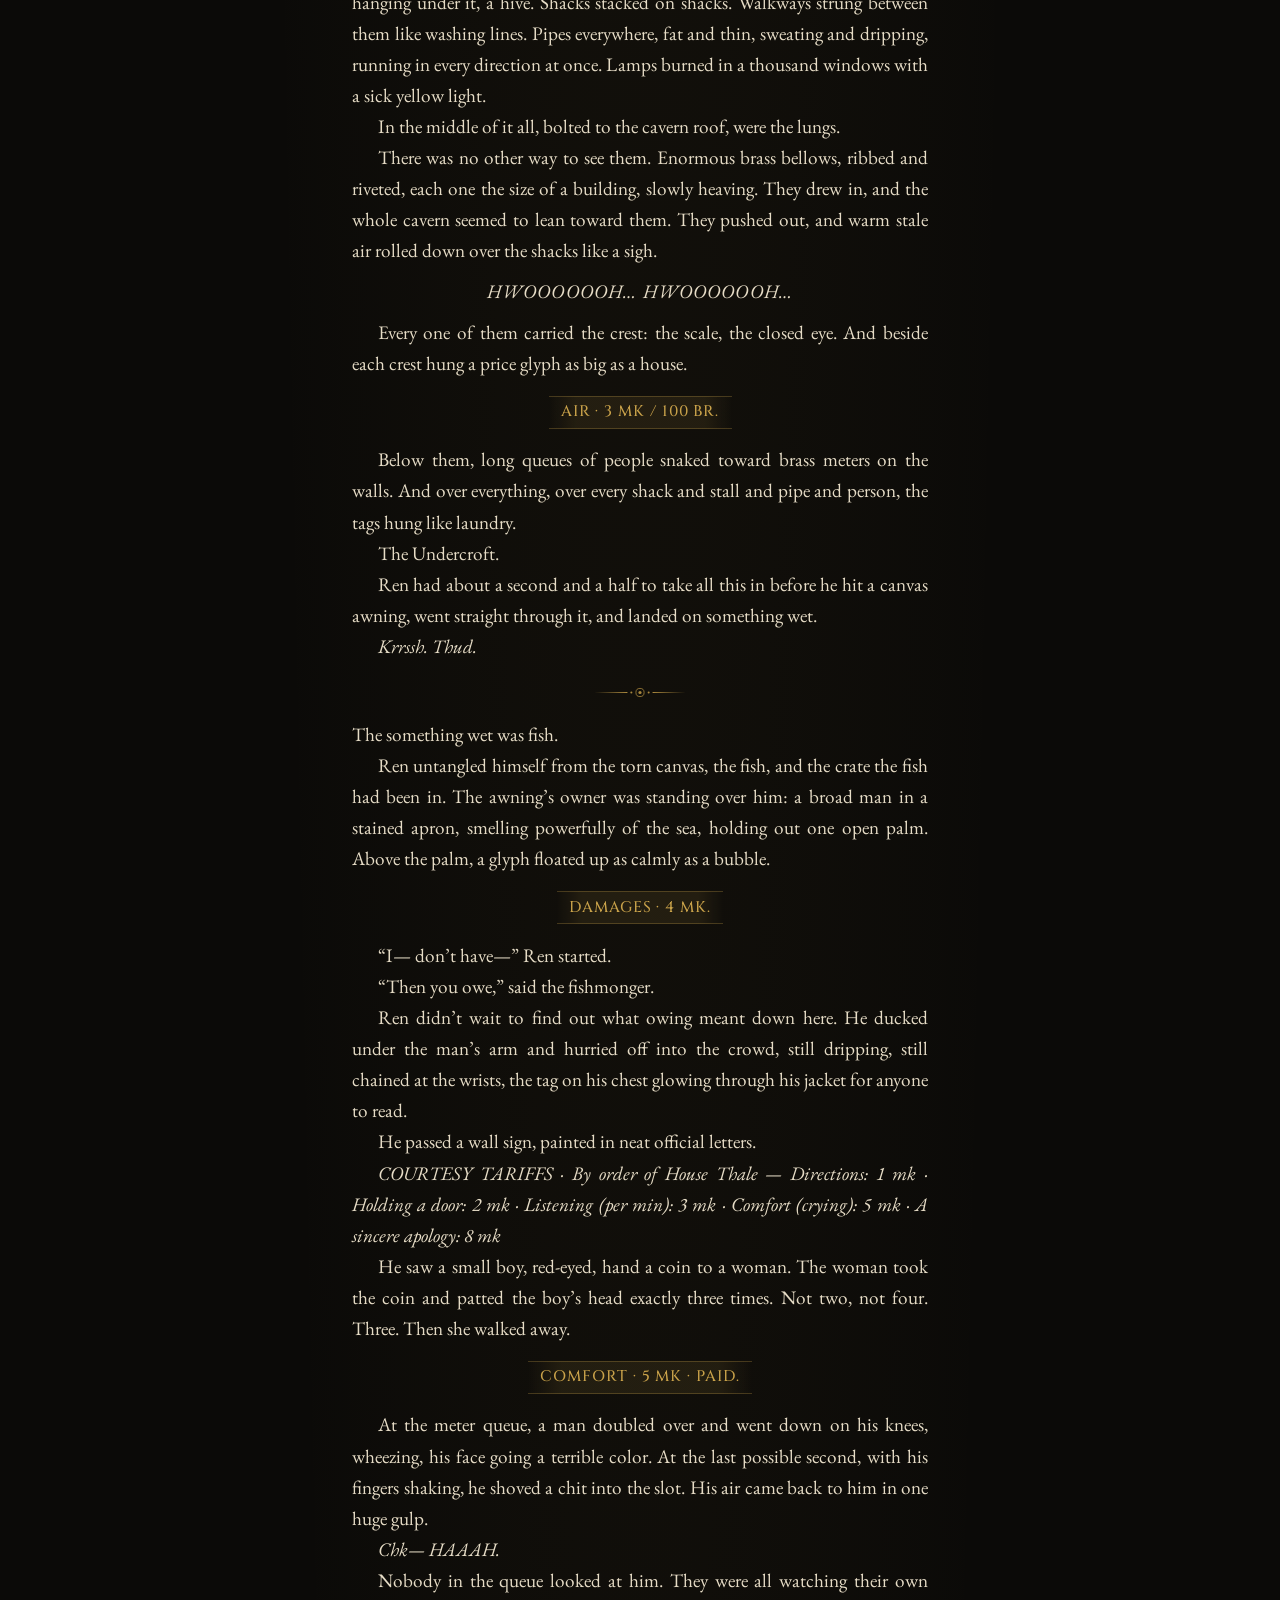
<file: chapter-1.html>
<!DOCTYPE html>
<html lang="en"><head><meta charset="utf-8">
<meta name="viewport" content="width=device-width, initial-scale=1, viewport-fit=cover">
<title>Chapter One: Value: Zero — Priceless</title><meta name="description" content="Priceless, Season 1 — Chapter 1: Value: Zero. A light novel by Lucan Dray."><meta name="author" content="Lucan Dray">
<meta property="og:title" content="Chapter One: Value: Zero — Priceless"><meta property="og:description" content="Priceless, Season 1 — Chapter 1: Value: Zero. A light novel by Lucan Dray."><meta property="og:type" content="book">
<meta name="theme-color" content="#0b0a08"><link rel="icon" href="[data-uri]">
<link rel="stylesheet" href="fonts.css"><link rel="stylesheet" href="style.css">
<script>try{var t=localStorage.getItem('pl-theme');if(t)document.documentElement.dataset.theme=t;}catch(e){}</script>
</head><body><a class="skip" href="#main">Skip to text</a><div class="progress"></div>
<header class="bar"><a class="home" href="index.html" aria-label="Priceless home"><svg viewBox="0 0 200 200" fill="none" stroke="#c9a24a" stroke-linecap="round" aria-hidden="true"><circle cx="100" cy="100" r="88" stroke-width="9"/><line x1="100" y1="60" x2="100" y2="150" stroke-width="10"/><line x1="55" y1="80" x2="145" y2="80" stroke-width="10"/><path d="M55,80 L40,120 Q55,135 70,120 Z M145,80 L130,120 Q145,135 160,120 Z" stroke-width="8"/><path d="M75,152 L125,152" stroke-width="10"/></svg><span>PRICELESS</span></a>
<div class="where">Chapter One · Value: Zero</div><div class="tools"><button data-act="smaller" aria-label="Smaller text">A−</button>
<button data-act="bigger" aria-label="Larger text">A+</button><button data-act="theme" aria-label="Switch light or dark page">◐</button></div></header>
<main id="main"><div class="epigraph"><svg class="divider" xmlns="http://www.w3.org/2000/svg" viewBox="0 0 200 16" width="120" height="10" fill="#c9a24a"><path d="M4,8 L80,7.2 L80,8.8 Z"/><path d="M196,8 L120,7.2 L120,8.8 Z"/><circle cx="86" cy="8" r="1.6"/><circle cx="114" cy="8" r="1.6"/><path d="M100,1.5 L106.5,8 L100,14.5 L93.5,8 Z" fill="none" stroke="#c9a24a" stroke-width="1.2"/><circle cx="100" cy="8" r="2.2"/></svg><p>But before he ever woke beneath that stone ceiling, the world had already reached for him — through a cash-register drawer on an ordinary night, pulling him down into the gold.</p><svg class="divider" xmlns="http://www.w3.org/2000/svg" viewBox="0 0 200 16" width="120" height="10" fill="#c9a24a"><path d="M4,8 L80,7.2 L80,8.8 Z"/><path d="M196,8 L120,7.2 L120,8.8 Z"/><circle cx="86" cy="8" r="1.6"/><circle cx="114" cy="8" r="1.6"/><path d="M100,1.5 L106.5,8 L100,14.5 L93.5,8 Z" fill="none" stroke="#c9a24a" stroke-width="1.2"/><circle cx="100" cy="8" r="2.2"/></svg></div><section class="panel opener"><div class="frame"></div><div class="corner tl"></div><div class="corner tr"></div><div class="corner bl"></div><div class="corner br"></div><div class="label">CHAPTER ONE</div><svg class="coin" xmlns="http://www.w3.org/2000/svg" viewBox="0 0 200 200" width="190" height="190" fill="none" stroke="#c9a24a" stroke-linecap="round"><g stroke-width="1.2"><line x1="100" y1="3" x2="100" y2="9" transform="rotate(0 100 100)"/><line x1="100" y1="3" x2="100" y2="9" transform="rotate(6 100 100)"/><line x1="100" y1="3" x2="100" y2="9" transform="rotate(12 100 100)"/><line x1="100" y1="3" x2="100" y2="9" transform="rotate(18 100 100)"/><line x1="100" y1="3" x2="100" y2="9" transform="rotate(24 100 100)"/><line x1="100" y1="3" x2="100" y2="9" transform="rotate(30 100 100)"/><line x1="100" y1="3" x2="100" y2="9" transform="rotate(36 100 100)"/><line x1="100" y1="3" x2="100" y2="9" transform="rotate(42 100 100)"/><line x1="100" y1="3" x2="100" y2="9" transform="rotate(48 100 100)"/><line x1="100" y1="3" x2="100" y2="9" transform="rotate(54 100 100)"/><line x1="100" y1="3" x2="100" y2="9" transform="rotate(60 100 100)"/><line x1="100" y1="3" x2="100" y2="9" transform="rotate(66 100 100)"/><line x1="100" y1="3" x2="100" y2="9" transform="rotate(72 100 100)"/><line x1="100" y1="3" x2="100" y2="9" transform="rotate(78 100 100)"/><line x1="100" y1="3" x2="100" y2="9" transform="rotate(84 100 100)"/><line x1="100" y1="3" x2="100" y2="9" transform="rotate(90 100 100)"/><line x1="100" y1="3" x2="100" y2="9" transform="rotate(96 100 100)"/><line x1="100" y1="3" x2="100" y2="9" transform="rotate(102 100 100)"/><line x1="100" y1="3" x2="100" y2="9" transform="rotate(108 100 100)"/><line x1="100" y1="3" x2="100" y2="9" transform="rotate(114 100 100)"/><line x1="100" y1="3" x2="100" y2="9" transform="rotate(120 100 100)"/><line x1="100" y1="3" x2="100" y2="9" transform="rotate(126 100 100)"/><line x1="100" y1="3" x2="100" y2="9" transform="rotate(132 100 100)"/><line x1="100" y1="3" x2="100" y2="9" transform="rotate(138 100 100)"/><line x1="100" y1="3" x2="100" y2="9" transform="rotate(144 100 100)"/><line x1="100" y1="3" x2="100" y2="9" transform="rotate(150 100 100)"/><line x1="100" y1="3" x2="100" y2="9" transform="rotate(156 100 100)"/><line x1="100" y1="3" x2="100" y2="9" transform="rotate(162 100 100)"/><line x1="100" y1="3" x2="100" y2="9" transform="rotate(168 100 100)"/><line x1="100" y1="3" x2="100" y2="9" transform="rotate(174 100 100)"/><line x1="100" y1="3" x2="100" y2="9" transform="rotate(180 100 100)"/><line x1="100" y1="3" x2="100" y2="9" transform="rotate(186 100 100)"/><line x1="100" y1="3" x2="100" y2="9" transform="rotate(192 100 100)"/><line x1="100" y1="3" x2="100" y2="9" transform="rotate(198 100 100)"/><line x1="100" y1="3" x2="100" y2="9" transform="rotate(204 100 100)"/><line x1="100" y1="3" x2="100" y2="9" transform="rotate(210 100 100)"/><line x1="100" y1="3" x2="100" y2="9" transform="rotate(216 100 100)"/><line x1="100" y1="3" x2="100" y2="9" transform="rotate(222 100 100)"/><line x1="100" y1="3" x2="100" y2="9" transform="rotate(228 100 100)"/><line x1="100" y1="3" x2="100" y2="9" transform="rotate(234 100 100)"/><line x1="100" y1="3" x2="100" y2="9" transform="rotate(240 100 100)"/><line x1="100" y1="3" x2="100" y2="9" transform="rotate(246 100 100)"/><line x1="100" y1="3" x2="100" y2="9" transform="rotate(252 100 100)"/><line x1="100" y1="3" x2="100" y2="9" transform="rotate(258 100 100)"/><line x1="100" y1="3" x2="100" y2="9" transform="rotate(264 100 100)"/><line x1="100" y1="3" x2="100" y2="9" transform="rotate(270 100 100)"/><line x1="100" y1="3" x2="100" y2="9" transform="rotate(276 100 100)"/><line x1="100" y1="3" x2="100" y2="9" transform="rotate(282 100 100)"/><line x1="100" y1="3" x2="100" y2="9" transform="rotate(288 100 100)"/><line x1="100" y1="3" x2="100" y2="9" transform="rotate(294 100 100)"/><line x1="100" y1="3" x2="100" y2="9" transform="rotate(300 100 100)"/><line x1="100" y1="3" x2="100" y2="9" transform="rotate(306 100 100)"/><line x1="100" y1="3" x2="100" y2="9" transform="rotate(312 100 100)"/><line x1="100" y1="3" x2="100" y2="9" transform="rotate(318 100 100)"/><line x1="100" y1="3" x2="100" y2="9" transform="rotate(324 100 100)"/><line x1="100" y1="3" x2="100" y2="9" transform="rotate(330 100 100)"/><line x1="100" y1="3" x2="100" y2="9" transform="rotate(336 100 100)"/><line x1="100" y1="3" x2="100" y2="9" transform="rotate(342 100 100)"/><line x1="100" y1="3" x2="100" y2="9" transform="rotate(348 100 100)"/><line x1="100" y1="3" x2="100" y2="9" transform="rotate(354 100 100)"/></g><circle cx="100" cy="100" r="88" stroke-width="2.5"/><circle cx="100" cy="100" r="83" stroke-width=".8"/><circle cx="100" cy="100" r="64" stroke-width="1.2"/><text x="100" y="128" text-anchor="middle" font-family="Cinzel Decorative" font-weight="700" font-size="82" fill="#c9a24a" stroke="none">1</text></svg><h1>Value: Zero</h1><svg class="divider" xmlns="http://www.w3.org/2000/svg" viewBox="0 0 200 16" width="150" height="12" fill="#c9a24a"><path d="M4,8 L80,7.2 L80,8.8 Z"/><path d="M196,8 L120,7.2 L120,8.8 Z"/><circle cx="86" cy="8" r="1.6"/><circle cx="114" cy="8" r="1.6"/><path d="M100,1.5 L106.5,8 L100,14.5 L93.5,8 Z" fill="none" stroke="#c9a24a" stroke-width="1.2"/><circle cx="100" cy="8" r="2.2"/></svg><div class="series">PRICELESS · SEASON 1</div></section><article class="chapter-text"><p class="first"><span class="lead">The sky was full</span> of prices.</p>
<p>They hung over the market plaza as thick as stars, thousands of small glowing tags drifting in the dark: the price of a lamp, the price of a step, the price of a cough. Ren had stopped reading them a long time ago. You couldn&rsquo;t live here and read every price. You&rsquo;d never get anything else done.</p>
<p>Tonight they were all saying the same thing.</p>
<p class="glyphline"><span class="glyph">AIR · 0 BR.</span></p>
<p>It flashed red on the brass discs pinned at every collarbone in the plaza. Hundreds of people were on their knees on the cold stones, hands at their throats, mouths open like fish on a dock. The sound they made was small and wet and everywhere at once.</p>
<p><em>Hhk. Hkk.</em></p>
<p>At the edges of the plaza the Bailiffs were closing in, a ring of armor and long rattling price-chains, walking slowly, the way men walk when they know nobody can run.</p>
<p>Ren knelt in the middle of it all.</p>
<p>He could feel his own cheekbones when he swallowed. His lip had split days ago and kept splitting. The air around him was thin as paper, and every breath he dragged in came with a taste of brass. On his chest, over his heart, the tag fused into him glowed faintly, as if it were thinking.</p>
<p>&ldquo;…okay,&rdquo; he said. His voice came out cracked. &ldquo;Okay okay okay.&rdquo;</p>
<p>Beside him, an old man had fallen. A stranger. Ren didn&rsquo;t know his name and had no time to ask it. The old man&rsquo;s lips were blue, and his fingers clawed at the stones as if he could dig air out of them.</p>
<p>Ren took the old man&rsquo;s head in both hands. He was careful about it, the way you&rsquo;re careful with something that&rsquo;s already breaking. He leaned down and pressed his forehead to the stranger&rsquo;s. The skin was cold and damp.</p>
<p>His eyes were wet. His hands were steady.</p>
<p>&ldquo;Take it,&rdquo; he said.</p>
<div class="scene-break" aria-hidden="true"><svg xmlns="http://www.w3.org/2000/svg" viewBox="0 0 120 14" width="96" height="11" fill="#8a6a2b"><path d="M2,7 L44,6.4 L44,7.6 Z"/><path d="M118,7 L76,6.4 L76,7.6 Z"/><circle cx="60" cy="7" r="5.2" fill="none" stroke="#8a6a2b" stroke-width="1"/><circle cx="60" cy="7" r="2"/><circle cx="49" cy="7" r="1.3"/><circle cx="71" cy="7" r="1.3"/></svg></div>
<p>Light broke out of the place where their foreheads touched.</p>
<p>It was white and gold and clean, the only clean thing in the plaza, and it came up out of Ren like water out of a split pipe. With it came a face. He felt it leave him before he saw it: an old woman, smiling, her eyes creased almost shut with it, half dissolving into the light as it rose. He knew that face better than his own. He knew the day he&rsquo;d first seen it. He was giving that day away.</p>
<p>&ldquo;The day I met my grandma,&rdquo; he whispered, somewhere inside the light. &ldquo;Her face. All of it.&rdquo;</p>
<p>The light rolled outward across the plaza like a wave across a beach. Wherever it touched, the red tags flipped. <span class="glyph">AIR · 0 BR</span> turned white, one after another, a field of red going pale. Bailiffs were thrown back off their feet, chains clattering on stone. And all around him, the kneeling crowd lifted their heads and breathed: one huge ragged breath, hundreds of chests rising together.</p>
<p><em>Every gift makes me poorer,</em> Ren thought.</p>
<p><em>Every gift makes me stronger.</em></p>
<div class="scene-break" aria-hidden="true"><svg xmlns="http://www.w3.org/2000/svg" viewBox="0 0 120 14" width="96" height="11" fill="#8a6a2b"><path d="M2,7 L44,6.4 L44,7.6 Z"/><path d="M118,7 L76,6.4 L76,7.6 Z"/><circle cx="60" cy="7" r="5.2" fill="none" stroke="#8a6a2b" stroke-width="1"/><circle cx="60" cy="7" r="2"/><circle cx="49" cy="7" r="1.3"/><circle cx="71" cy="7" r="1.3"/></svg></div>
<p>Saitama. 3:07 a.m.</p>
<p>The convenience store glowed alone on its dark street like the last lit window in the world. Rain had come and gone an hour ago and left the asphalt shining. Out front the vending machine hummed to itself, the steady <em>bzzzz</em> of something that would keep humming whether anyone came or not.</p>
<p>Inside, Ren Asamiya, twenty-four, scruffy-haired and healthy enough, a store-uniform jacket zipped over his grey hoodie, ran the handheld scanner over a tray of boxed lunches whose sell-by time had passed four minutes ago.</p>
<p><em>Beep.</em></p>
<p>The register screen blinked up at him. EXPIRED · DISCARD.</p>
<p>He glanced at the back office door. Closed. The manager&rsquo;s light was on under it, but it was the kind of on that meant paperwork, not attention.</p>
<p>Ren slid two of the boxed lunches into a plastic bag. Then, after a second&rsquo;s thought, a melon bun. The wrapper had a cartoon melon on it with a big stupid grin, and its price sticker, <em>128 yen</em>, had been crossed through by a newer sticker that just said DISCARD.</p>
<p>Discard. Like that was a price.</p>
<div class="scene-break" aria-hidden="true"><svg xmlns="http://www.w3.org/2000/svg" viewBox="0 0 120 14" width="96" height="11" fill="#8a6a2b"><path d="M2,7 L44,6.4 L44,7.6 Z"/><path d="M118,7 L76,6.4 L76,7.6 Z"/><circle cx="60" cy="7" r="5.2" fill="none" stroke="#8a6a2b" stroke-width="1"/><circle cx="60" cy="7" r="2"/><circle cx="49" cy="7" r="1.3"/><circle cx="71" cy="7" r="1.3"/></svg></div>
<p>Out back by the bins, Mr. Oda was sitting on his flattened cardboard. He was somewhere in his sixties, though it was hard to tell under the layers: three coats, maybe four, and a towel wound around his neck like a scarf. Ren crouched in front of him and held out the bag.</p>
<p>&ldquo;Fresh-ish,&rdquo; Ren said. &ldquo;The chicken one&rsquo;s still warm if you squint.&rdquo;</p>
<p>Mr. Oda took the bag but didn&rsquo;t look into it. He looked at Ren. &ldquo;You&rsquo;ll get fired one of these nights.&rdquo;</p>
<p>&ldquo;Probably.&rdquo;</p>
<p>The old man rummaged in the bag, found the melon bun, and pulled it out. Then he reached over and pushed it firmly into the pocket of Ren&rsquo;s jacket, the way you&rsquo;d tuck a note into a child&rsquo;s coat.</p>
<p>&ldquo;That one&rsquo;s yours,&rdquo; he said. &ldquo;You look thinner than me.&rdquo;</p>
<p>&ldquo;I&rsquo;m on a diet.&rdquo;</p>
<p>&ldquo;You&rsquo;re on minimum wage.&rdquo;</p>
<p>Ren laughed, a real one that surprised him, and patted the pocket. The bun crinkled under his hand.</p>
<p>Behind him, the back door opened. Light fell into the alley, and a long shadow fell across both of them.</p>
<p>&ldquo;Asamiya.&rdquo;</p>
<div class="scene-break" aria-hidden="true"><svg xmlns="http://www.w3.org/2000/svg" viewBox="0 0 120 14" width="96" height="11" fill="#8a6a2b"><path d="M2,7 L44,6.4 L44,7.6 Z"/><path d="M118,7 L76,6.4 L76,7.6 Z"/><circle cx="60" cy="7" r="5.2" fill="none" stroke="#8a6a2b" stroke-width="1"/><circle cx="60" cy="7" r="2"/><circle cx="49" cy="7" r="1.3"/><circle cx="71" cy="7" r="1.3"/></svg></div>
<p>The manager stood in the doorway with his tie loosened and the store&rsquo;s waste log in one hand. He didn&rsquo;t look angry. He looked tired, the kind of tired that has stopped being about one night.</p>
<p>&ldquo;Third time this month,&rdquo; he said.</p>
<p>&ldquo;It was going in the trash.&rdquo;</p>
<p>&ldquo;Then the trash paid for it. That&rsquo;s how it works.&rdquo; The manager tapped the log against his palm. &ldquo;Nothing&rsquo;s free, Asamiya.&rdquo;</p>
<p>At the edge of Ren&rsquo;s vision, Mr. Oda was already staring at the ground and gathering himself up, cardboard and coats and all, to go.</p>
<p>Ren bowed. It came out low and stiff, like something that had rusted.</p>
<p>&ldquo;Take it out of my pay,&rdquo; he said.</p>
<p>The manager looked at him for a long second.</p>
<p>&ldquo;…I will.&rdquo;</p>
<div class="scene-break" aria-hidden="true"><svg xmlns="http://www.w3.org/2000/svg" viewBox="0 0 120 14" width="96" height="11" fill="#8a6a2b"><path d="M2,7 L44,6.4 L44,7.6 Z"/><path d="M118,7 L76,6.4 L76,7.6 Z"/><circle cx="60" cy="7" r="5.2" fill="none" stroke="#8a6a2b" stroke-width="1"/><circle cx="60" cy="7" r="2"/><circle cx="49" cy="7" r="1.3"/><circle cx="71" cy="7" r="1.3"/></svg></div>
<p>Later, alone at the register, Ren stocked cigarettes into their slots. The fluorescent light over the counter flickered, caught, flickered again. He watched it without really seeing it.</p>
<p>&ldquo;Nothing&rsquo;s free…&rdquo; he said, to nobody.</p>
<p>And there it was, the way it always came: a tiny kitchen in a tiny apartment, warm light, the smell of rice. He&rsquo;d been five, maybe six. His grandmother at the door with two rice balls wrapped in a cloth, handing one of them out to the neighbor kid who always seemed to be around at dinnertime.</p>
<p>&ldquo;What you give away is the only thing that&rsquo;s ever really yours, Ren,&rdquo; she&rsquo;d said.</p>
<p>He&rsquo;d frowned up at her with all the authority of a six-year-old. &ldquo;That doesn&rsquo;t make sense.&rdquo;</p>
<p>She&rsquo;d laughed. &ldquo;It will when you&rsquo;re broke.&rdquo;</p>
<p>Ren smiled a little at the cigarette rack.</p>
<p>&ldquo;Still broke, Grandma.&rdquo;</p>
<div class="scene-break" aria-hidden="true"><svg xmlns="http://www.w3.org/2000/svg" viewBox="0 0 120 14" width="96" height="11" fill="#8a6a2b"><path d="M2,7 L44,6.4 L44,7.6 Z"/><path d="M118,7 L76,6.4 L76,7.6 Z"/><circle cx="60" cy="7" r="5.2" fill="none" stroke="#8a6a2b" stroke-width="1"/><circle cx="60" cy="7" r="2"/><circle cx="49" cy="7" r="1.3"/><circle cx="71" cy="7" r="1.3"/></svg></div>
<p>He bought his own coffee at his own register, because that was how it worked. A hundred yen. He counted the coins out of a wallet so worn the leather had gone soft as cloth.</p>
<p><em>Clink. Clink.</em></p>
<p>When he opened it, the things behind his ID card looked back at him the way they always did. A photo of his grandmother. And a folded paper corner, soft at the creases from being unfolded too many times, with half a word printed on it in heavy black type: MISSING. Below that, a name. <span class="glyph">ASAMIYA KENJI.</span></p>
<p>His thumb stopped on the paper.</p>
<p>He didn&rsquo;t think anything in particular. That was the trick of it, after nineteen years. You didn&rsquo;t think anything. You just let your thumb stop there for a second, and then you closed the wallet.</p>
<p>He closed the wallet.</p>
<p>He sipped the coffee. It was bad and hot and exactly what he needed. Behind him, on the counter, the cash register&rsquo;s drawer had begun to glow faintly at the seams, a thin gold line around its edges, and to hum, very softly.</p>
<p><em>Hmmmm.</em></p>
<p>He didn&rsquo;t notice.</p>
<div class="scene-break" aria-hidden="true"><svg xmlns="http://www.w3.org/2000/svg" viewBox="0 0 120 14" width="96" height="11" fill="#8a6a2b"><path d="M2,7 L44,6.4 L44,7.6 Z"/><path d="M118,7 L76,6.4 L76,7.6 Z"/><circle cx="60" cy="7" r="5.2" fill="none" stroke="#8a6a2b" stroke-width="1"/><circle cx="60" cy="7" r="2"/><circle cx="49" cy="7" r="1.3"/><circle cx="71" cy="7" r="1.3"/></svg></div>
<p><em>Ka-chunk.</em></p>
<p>The drawer slid open by itself.</p>
<p>Ren turned around. The drawer was open, all the way, which it never did without a key or a sale. Inside, the coins in their little trays were lifting. Rising into the air, rotating slowly as they rose, catching the light. As he watched, their edges blurred and their faces ran like wax, and then they weren&rsquo;t coins anymore. They were shapes. Glowing gold shapes, like letters from an alphabet he didn&rsquo;t know.</p>
<p>&ldquo;…huh?&rdquo; Ren said.</p>
<p>A box appeared in the air. It wasn&rsquo;t on anything. It wasn&rsquo;t coming from anywhere. It had jagged edges, like it had been torn out of something, and the words inside it weren&rsquo;t spoken so much as pressed directly into him.</p>
<p class="assay"><strong>HOUSE THALE OF SALTMARCH: IN DEFAULT.</strong></p>
<p>The gold glyphs came off the coins and onto him. They crawled up the arm he was holding his coffee with, a column of tiny lights moving like ants, warm and prickling and wrong. His fingers opened. The coffee cup fell and burst on the floor.</p>
<p class="assay"><strong>SEIZING COLLATERAL OF EQUAL VALUE.</strong></p>
<p>&ldquo;Wait wait wait—&rdquo;</p>
<p>The drawer <em>yawned</em>.</p>
<p>There was no other word for it. It opened wider than a drawer could open, wider than the counter, deeper than the floor. Inside it was a well of golden light that went down forever. The glyphs on his arm pulled tight like a leash and yanked him forward, over the counter, into the drawer.</p>
<p><em>Shhlunk.</em></p>
<div class="scene-break" aria-hidden="true"><svg xmlns="http://www.w3.org/2000/svg" viewBox="0 0 120 14" width="96" height="11" fill="#8a6a2b"><path d="M2,7 L44,6.4 L44,7.6 Z"/><path d="M118,7 L76,6.4 L76,7.6 Z"/><circle cx="60" cy="7" r="5.2" fill="none" stroke="#8a6a2b" stroke-width="1"/><circle cx="60" cy="7" r="2"/><circle cx="49" cy="7" r="1.3"/><circle cx="71" cy="7" r="1.3"/></svg></div>
<p>He fell.</p>
<p>He fell head over heels down a shaft that had no walls, only things. Coins, millions of them, spinning past in streams. Ledgers, thick as bricks, flapping their pages like wings. Contract scrolls unrolling as he passed, line after line of tiny script he couldn&rsquo;t read, signatures, seals. And all around him, whirling like snow, the glyphs: price tags with nothing to hang on.</p>
<p class="glyphline"><span class="glyph">1 SWORD · 40 MK.</span></p>
<p class="glyphline"><span class="glyph">1 CHILDHOOD · 300 MK.</span></p>
<p class="glyphline"><span class="glyph">1 SUNRISE · LEASED.</span></p>
<p>His jacket flapped around him. His wallet had come halfway out of his pocket and was flapping open against his hip, and some stupid calm part of his brain was saying <em>don&rsquo;t lose the wallet, don&rsquo;t lose the wallet,</em> while the rest of him screamed.</p>
<p>&ldquo;AAAAAAHH—&rdquo;</p>
<p>The boxes came from everywhere at once, scattered through the falling coins like warning signs on a road.</p>
<p class="assay"><strong>APPRAISING…</strong></p>
<p class="assay"><strong>APPRAISING…</strong></p>
<p class="assay"><strong>APPRAISING…</strong></p>
<p>And then black. Not darkness, exactly. A blankness, as if someone had shut a book on him.</p>
<p>In it, one small box.</p>
<p class="assay"><strong>…ERR—</strong></p>
<div class="scene-break" aria-hidden="true"><svg xmlns="http://www.w3.org/2000/svg" viewBox="0 0 120 14" width="96" height="11" fill="#8a6a2b"><path d="M2,7 L44,6.4 L44,7.6 Z"/><path d="M118,7 L76,6.4 L76,7.6 Z"/><circle cx="60" cy="7" r="5.2" fill="none" stroke="#8a6a2b" stroke-width="1"/><circle cx="60" cy="7" r="2"/><circle cx="49" cy="7" r="1.3"/><circle cx="71" cy="7" r="1.3"/></svg></div>
<p>Ren&rsquo;s eyes snapped open.</p>
<p>&ldquo;Hhh—!&rdquo;</p>
<p>Darkness. Real darkness, the kind with cold air in it and the smell of iron and dust. He was lying on his back on a stone floor. His heart was going so hard he could feel it in his teeth.</p>
<p>He looked down at his chest.</p>
<p>There was a tag on it. A brass tag, palm-sized, with rounded corners, sitting over his heart. It had gone <em>through</em> his jacket. The cloth around it was scorched in a neat tag-shaped edge, and under it, where it should have been sitting on his hoodie, it was simply in him, fused there the way a scar is in you. The letters on its face were still cooling, orange fading into gold as he watched.</p>
<p class="glyphline"><span class="glyph">COLLATERAL · VALUE: 0 (UNAPPRAISABLE) · OWNER: HOUSE THALE</span></p>
<p>He grabbed it and pulled. It didn&rsquo;t move. It was like pulling on his own sternum.</p>
<p>&ldquo;No,&rdquo; Ren said. &ldquo;No, no, nope.&rdquo;</p>
<div class="scene-break" aria-hidden="true"><svg xmlns="http://www.w3.org/2000/svg" viewBox="0 0 120 14" width="96" height="11" fill="#8a6a2b"><path d="M2,7 L44,6.4 L44,7.6 Z"/><path d="M118,7 L76,6.4 L76,7.6 Z"/><circle cx="60" cy="7" r="5.2" fill="none" stroke="#8a6a2b" stroke-width="1"/><circle cx="60" cy="7" r="2"/><circle cx="49" cy="7" r="1.3"/><circle cx="71" cy="7" r="1.3"/></svg></div>
<p>When his eyes adjusted, he wished they hadn&rsquo;t.</p>
<p>He was in a vault. That was the only word for it. Iron shelves ran up into the dark further than he could see, row after row of them, and every shelf was crowded with things, and every thing had a tag floating above it, small and glowing like the ones in the shaft.</p>
<p>A golden harp. <span class="glyph">2,200 MK.</span></p>
<p>A child&rsquo;s shoe, small and scuffed, one lace missing. <span class="glyph">9 MK · SENTIMENTAL.</span></p>
<p>A sealed crate on a low shelf with a glass panel in its lid. And through the glass, a man. Sleeping, or something like sleeping. His face was slack and grey. Above the crate: <span class="glyph">1 LABORER · 600 MK · 7 YRS.</span></p>
<p>Ren scrambled up and backed into a shelf so hard it rattled.</p>
<p>&ldquo;Is this a— is that a <em>person</em>?&rdquo;</p>
<p>At the sleeping man&rsquo;s collarbone was a brass disc, like a coin pinned to his skin. A number glowed on it. <span class="glyph">AIR · BILLED TO HOUSE THALE.</span></p>
<p>Air. Billed.</p>
<p>Ren&rsquo;s own hand drifted to his own collarbone. There was nothing there. Nothing but his hoodie and his skin. Whatever they were doing to the man in the crate, they were doing it to him through the thing on his chest.</p>
<p>Somewhere in the dark, iron groaned. A slit of light opened and widened, and the vault door swung back on a sound like a mountain clearing its throat.</p>
<p><em>Grrrrnnn.</em></p>
<p>Silhouettes. Guards. And they were coming in.</p>
<div class="scene-break" aria-hidden="true"><svg xmlns="http://www.w3.org/2000/svg" viewBox="0 0 120 14" width="96" height="11" fill="#8a6a2b"><path d="M2,7 L44,6.4 L44,7.6 Z"/><path d="M118,7 L76,6.4 L76,7.6 Z"/><circle cx="60" cy="7" r="5.2" fill="none" stroke="#8a6a2b" stroke-width="1"/><circle cx="60" cy="7" r="2"/><circle cx="49" cy="7" r="1.3"/><circle cx="71" cy="7" r="1.3"/></svg></div>
<p>There was a girl with them. A young maid, in a cap and apron, with a guard on either side of her. She came straight to Ren where he&rsquo;d slid down against the shelf and offered him her hand, the most normal gesture in the world.</p>
<p>He took it.</p>
<p>As their palms met, a small glyph popped up between their hands like a bubble.</p>
<p class="glyphline"><span class="glyph">ASSISTANCE · 2 MK · BILLED TO: COLLATERAL ACCT.</span></p>
<p>&ldquo;Up you get,&rdquo; the maid said briskly. &ldquo;Mind the shelf.&rdquo;</p>
<p>Ren stared at the glyph, then at her. &ldquo;…Did you just <em>charge</em> me for that?&rdquo;</p>
<p>The maid looked genuinely confused. &ldquo;Should I have charged you more?&rdquo;</p>
<p>He didn&rsquo;t have an answer to that. He didn&rsquo;t think anyone did.</p>
<div class="scene-break" aria-hidden="true"><svg xmlns="http://www.w3.org/2000/svg" viewBox="0 0 120 14" width="96" height="11" fill="#8a6a2b"><path d="M2,7 L44,6.4 L44,7.6 Z"/><path d="M118,7 L76,6.4 L76,7.6 Z"/><circle cx="60" cy="7" r="5.2" fill="none" stroke="#8a6a2b" stroke-width="1"/><circle cx="60" cy="7" r="2"/><circle cx="49" cy="7" r="1.3"/><circle cx="71" cy="7" r="1.3"/></svg></div>
<p>They walked him up out of the vault and into a corridor, and the corridor didn&rsquo;t stop.</p>
<p>It was marble, white and veined with grey, and it ran ahead in a perfect straight line until perspective swallowed it. Every few meters, a brass box was mounted on the wall at chest height. Each box had a slot, like a mail slot, and a crest stamped on its face: a balance scale, its two pans level, above a closed eye.</p>
<p>The servants who passed them stopped at the boxes without thinking about it. A footman with a tray. A woman with an armful of linen. Each of them fed a little paper chit into a slot, and each of them, as the chit vanished, ticked. The discs at their collarbones changed. <span class="glyph">AIR · 88 BR.</span> A chit. <span class="glyph">AIR · 288 BR.</span></p>
<p><em>Chk. Chk. Chk.</em></p>
<p>They were paying to breathe. All of them, all the time, in the middle of their work, without even looking. Ren touched his collarbone again. Nothing. <em>His</em> air, apparently, was being billed to House Thale. To the same people who owned the scale and the closed eye.</p>
<p>On the wall, in a gilt frame, hung a hand-lettered courtesy notice, the kind you&rsquo;d find in a hotel.</p>
<p><em>HOUSEHOLD TARIFFS — &ldquo;Thank you&rdquo;: 1 mk · &ldquo;Sorry&rdquo;: 3 mk · Laughter in corridors: 5 mk</em></p>
<p>Ren read it twice. He decided not to laugh.</p>
<div class="scene-break" aria-hidden="true"><svg xmlns="http://www.w3.org/2000/svg" viewBox="0 0 120 14" width="96" height="11" fill="#8a6a2b"><path d="M2,7 L44,6.4 L44,7.6 Z"/><path d="M118,7 L76,6.4 L76,7.6 Z"/><circle cx="60" cy="7" r="5.2" fill="none" stroke="#8a6a2b" stroke-width="1"/><circle cx="60" cy="7" r="2"/><circle cx="49" cy="7" r="1.3"/><circle cx="71" cy="7" r="1.3"/></svg></div>
<p>In an alcove off the corridor, a footman stood beside a bench where a woman sat propped against the wall. His wife; it was in the way he stood. She was pale, with sweat at her hairline. A doctor waited beside them with a bag, and beside the doctor stood someone Ren didn&rsquo;t have a word for yet: a man in long gloves, with a bandolier across his chest, and in its loops, empty glass jars.</p>
<p>&ldquo;Medicine&rsquo;s eleven marks,&rdquo; the doctor said. &ldquo;Payment?&rdquo;</p>
<p>The footman swallowed. Ren saw his throat move.</p>
<p>&ldquo;The wedding,&rdquo; the footman said. &ldquo;Take the wedding.&rdquo;</p>
<p>The man with the jars stepped forward and touched two gloved fingers to the footman&rsquo;s temple. Something came out. A thread of light, soft and warm and loose at the edges, the color of old photographs and lamplight. It unspooled out of the footman like yarn from a sweater and wound itself into a jar. When the jar was full, Ren could see, faintly, inside it: a tiny chapel. Flowers. Two small figures.</p>
<p>A tag lit over the jar. <span class="glyph">1 WEDDING DAY · 11 MK · SOLD.</span></p>
<p><em>Shhhhhhh.</em></p>
<p>The doctor handed over the medicine. The wife took it, and then she began to cry, quietly, holding on to her husband&rsquo;s sleeve with both hands.</p>
<p>The footman looked down at her, politely puzzled.</p>
<p>&ldquo;…Ma&rsquo;am? Are you all right?&rdquo;</p>
<p>Ren didn&rsquo;t move. He couldn&rsquo;t. Somewhere in his chest, under the tag, something had gone very cold and very still.</p>
<div class="scene-break" aria-hidden="true"><svg xmlns="http://www.w3.org/2000/svg" viewBox="0 0 120 14" width="96" height="11" fill="#8a6a2b"><path d="M2,7 L44,6.4 L44,7.6 Z"/><path d="M118,7 L76,6.4 L76,7.6 Z"/><circle cx="60" cy="7" r="5.2" fill="none" stroke="#8a6a2b" stroke-width="1"/><circle cx="60" cy="7" r="2"/><circle cx="49" cy="7" r="1.3"/><circle cx="71" cy="7" r="1.3"/></svg></div>
<p>They brought him to a hall so big that the word <em>hall</em> felt like an insult to it.</p>
<p>Chandeliers hung from the ceiling in clusters, like bunches of crystal grapes. The floor was gilded, and inlaid in it, so large it took him a moment to see the whole shape, was a balance scale. The guards pushed him out to the center of it and left him standing on the crossbar, between the two great pans.</p>
<p>Above him, hanging from chains, was a ledger. An actual book, but the size of a house, open, its pages yellow and enormous. Lines of glyphs wrote themselves across it as he watched, in neat endless rows, without any hand to write them.</p>
<p>Heels clicked on the gold floor.</p>
<p>A young woman walked in. She was perhaps nineteen, slim and upright, in a severe high-collared coat whose trim was printed with ruled lines and tiny numerals, like the edges of a ledger. A brass loupe hung from a chain at her chest. In one hand she carried a small balance scale, no bigger than a teacup. Her hair was dark auburn and pulled back hard.</p>
<p>She didn&rsquo;t look at his face. She looked at his tag.</p>
<p>&ldquo;Junior Assayer Vey,&rdquo; she said. &ldquo;You&rsquo;re the collateral.&rdquo;</p>
<p>&ldquo;I&rsquo;m <em>Ren</em>.&rdquo;</p>
<p>&ldquo;Hold still, collateral.&rdquo;</p>
<p>She raised the loupe to her eye.</p>
<div class="scene-break" aria-hidden="true"><svg xmlns="http://www.w3.org/2000/svg" viewBox="0 0 120 14" width="96" height="11" fill="#8a6a2b"><path d="M2,7 L44,6.4 L44,7.6 Z"/><path d="M118,7 L76,6.4 L76,7.6 Z"/><circle cx="60" cy="7" r="5.2" fill="none" stroke="#8a6a2b" stroke-width="1"/><circle cx="60" cy="7" r="2"/><circle cx="49" cy="7" r="1.3"/><circle cx="71" cy="7" r="1.3"/></svg></div>
<p>Ren never saw what she saw through it. But he saw her see it.</p>
<p>He saw her eye, enormous behind the lens, move over him as if reading a page: his face, his chest, his hands. He saw her start to frown. He felt, rather than saw, something like a grid settle over him, cool and precise as a tape measure. And then he felt the grid bend.</p>
<p><em>Tik.</em></p>
<p>The loupe&rsquo;s lens cracked. A single clean line across the glass.</p>
<p>In her other hand, the little scale began to spin. Not tip. <em>Spin,</em> its pans whirling around their post like a compass needle gone mad.</p>
<p><em>Whirrrrrr.</em></p>
<p>The Assayer lowered the loupe. For half a second, no more, she looked unnerved. Then her face closed over it, smooth as a lid.</p>
<p>&ldquo;Zero isn&rsquo;t a price,&rdquo; she said. &ldquo;Zero is an <em>error</em>.&rdquo;</p>
<p>A voice came down from above them, warm and amused, the voice of a man who has just been told a mildly good joke.</p>
<p>&ldquo;Then he is worthless.&rdquo;</p>
<p>Everyone in the hall stiffened. Every servant, every guard, the Assayer herself, all of them bowed in one smooth movement, as though they&rsquo;d been strung on the same wire.</p>
<div class="scene-break" aria-hidden="true"><svg xmlns="http://www.w3.org/2000/svg" viewBox="0 0 120 14" width="96" height="11" fill="#8a6a2b"><path d="M2,7 L44,6.4 L44,7.6 Z"/><path d="M118,7 L76,6.4 L76,7.6 Z"/><circle cx="60" cy="7" r="5.2" fill="none" stroke="#8a6a2b" stroke-width="1"/><circle cx="60" cy="7" r="2"/><circle cx="49" cy="7" r="1.3"/><circle cx="71" cy="7" r="1.3"/></svg></div>
<p>He came down the curving staircase as if he had all the time in the world, because he did.</p>
<p>He was in his fifties, tall and slim, with dark hair swept straight back and silver at the temples. He was beautifully dressed, in the kind of dark tailored coat that makes everyone else in a room look like they got dressed in the dark. He carried a teacup in one hand. On his collar, in gold, the crest: the scale above the closed eye. Behind him the huge ledger went on writing.</p>
<p>Ren noticed, without wanting to, that the man had no disc at his collarbone. No tag. No number. He didn&rsquo;t need one.</p>
<p>&ldquo;I owed the Assay four hundred thousand marks,&rdquo; the man said pleasantly, as though resuming a conversation. &ldquo;And it sent me <em>you</em>.&rdquo;</p>
<p>He reached the floor and began to walk around Ren in a slow circle, his eyes moving over him the way people&rsquo;s eyes move over a horse at a fair. Teeth, legs, temper.</p>
<p>&ldquo;Look, sir,&rdquo; Ren said, &ldquo;there&rsquo;s been a mix-up. I need to go home. I have a shift Thursday.&rdquo;</p>
<p>The man stopped in front of him. When he spoke, he spoke gently, which was worse.</p>
<p>&ldquo;&lsquo;Home&rsquo; has been paid, boy. You are what it paid <em>with</em>.&rdquo;</p>
<div class="scene-break" aria-hidden="true"><svg xmlns="http://www.w3.org/2000/svg" viewBox="0 0 120 14" width="96" height="11" fill="#8a6a2b"><path d="M2,7 L44,6.4 L44,7.6 Z"/><path d="M118,7 L76,6.4 L76,7.6 Z"/><circle cx="60" cy="7" r="5.2" fill="none" stroke="#8a6a2b" stroke-width="1"/><circle cx="60" cy="7" r="2"/><circle cx="49" cy="7" r="1.3"/><circle cx="71" cy="7" r="1.3"/></svg></div>
<p>The man sipped his tea and looked over the rim of the cup at the Assayer.</p>
<p>&ldquo;Can he be priced, Vey?&rdquo;</p>
<p>A tiny hesitation. &ldquo;…No, my lord.&rdquo;</p>
<p>&ldquo;Worthless, then.&rdquo; He was already turning away, already bored. &ldquo;Sell him to the Remnant Houses. Earth memories fetch a curiosity price.&rdquo;</p>
<p>The guards took Ren by the arms.</p>
<p>As they did, he caught the Assayer, Vey, looking back at him. Her face gave away nothing. But she was looking.</p>
<p>Then they were dragging him backward across the inlaid scale, and his sneakers were squeaking on the gold, and the word was going around and around in his head.</p>
<p>&ldquo;Memories? Wait— what do you mean <em>memories</em>—!&rdquo;</p>
<div class="scene-break" aria-hidden="true"><svg xmlns="http://www.w3.org/2000/svg" viewBox="0 0 120 14" width="96" height="11" fill="#8a6a2b"><path d="M2,7 L44,6.4 L44,7.6 Z"/><path d="M118,7 L76,6.4 L76,7.6 Z"/><circle cx="60" cy="7" r="5.2" fill="none" stroke="#8a6a2b" stroke-width="1"/><circle cx="60" cy="7" r="2"/><circle cx="49" cy="7" r="1.3"/><circle cx="71" cy="7" r="1.3"/></svg></div>
<p>The auction hall sat on a high terrace of the city. Ren had a view, which felt like a joke. Through the tall window behind the auctioneer&rsquo;s podium he could see the city falling away in tiers, terrace under terrace, roof under roof, down into a fog so thick it looked solid.</p>
<p>Rows of buyers sat in front of him in fur collars. He stood on a wooden block with his wrists chained in front of him.</p>
<p>&ldquo;Lot nine!&rdquo; the auctioneer called. &ldquo;Collateral, foreign, unappraised! Do I hear ten marks?&rdquo;</p>
<p>Silence.</p>
<p>Somebody in the third row coughed. A tiny glyph ticked off the collarbone disc of the woman who&rsquo;d done it. <span class="glyph">COUGH · 0.2 MK.</span></p>
<p>Ren had never in his life wanted so badly to be worth ten marks.</p>
<p>At the back of the room, a hand went up. It was thin and spotted with age and wrapped in a fingerless glove.</p>
<p>&ldquo;Forty,&rdquo; said a voice.</p>
<div class="scene-break" aria-hidden="true"><svg xmlns="http://www.w3.org/2000/svg" viewBox="0 0 120 14" width="96" height="11" fill="#8a6a2b"><path d="M2,7 L44,6.4 L44,7.6 Z"/><path d="M118,7 L76,6.4 L76,7.6 Z"/><circle cx="60" cy="7" r="5.2" fill="none" stroke="#8a6a2b" stroke-width="1"/><circle cx="60" cy="7" r="2"/><circle cx="49" cy="7" r="1.3"/><circle cx="71" cy="7" r="1.3"/></svg></div>
<p>The man who owned the hand was in his seventies and grinning like he&rsquo;d found a coin on the street. His coat had more pockets than Ren had ever seen on a single garment, and every pocket clinked, because every pocket held an empty glass jar. The tag floating over his head was strange. Where everyone else&rsquo;s tags had a number, his said:</p>
<p class="glyphline"><span class="glyph">NAME: — (SOLD)</span></p>
<p>&ldquo;I collect the rare ones,&rdquo; the old man said.</p>
<p>&ldquo;Sold,&rdquo; cried the auctioneer, &ldquo;to the Remnant House of… uh… Mister… Hask!&rdquo;</p>
<p>Ren felt the tag on his chest shift. He looked down. The letters were rewriting themselves.</p>
<p class="glyphline"><span class="glyph">OWNER: HASK (PENDING SEAL)</span></p>
<div class="scene-break" aria-hidden="true"><svg xmlns="http://www.w3.org/2000/svg" viewBox="0 0 120 14" width="96" height="11" fill="#8a6a2b"><path d="M2,7 L44,6.4 L44,7.6 Z"/><path d="M118,7 L76,6.4 L76,7.6 Z"/><circle cx="60" cy="7" r="5.2" fill="none" stroke="#8a6a2b" stroke-width="1"/><circle cx="60" cy="7" r="2"/><circle cx="49" cy="7" r="1.3"/><circle cx="71" cy="7" r="1.3"/></svg></div>
<p>Hask&rsquo;s handcart rattled along an open walkway with Ren chained in the back of it like a sack of potatoes. The walkway hugged the side of the terrace. The railing beside it was waist-high and nothing more, and beyond it there was nothing at all, just fog going down and down.</p>
<p>&ldquo;Your first heartbreak alone&rsquo;ll pay my rent,&rdquo; Hask said cheerfully, over his shoulder.</p>
<p>Ren was sweating. &ldquo;Cool. Great. Love that.&rdquo;</p>
<p>He was looking at the railing. He was looking at it very hard.</p>
<p>The cart hit a bump. Something clanked behind him, and the chain on his wrists slid free of the hook it had been looped over. He looked at the hook. He looked at the fog.</p>
<p><em>This is a terrible idea,</em> thought a very reasonable part of his mind.</p>
<p>The rest of him was already moving. He got one foot on the side of the cart and vaulted the railing, out into the white.</p>
<p>&ldquo;Oi—!&rdquo; Hask yelled.</p>
<p>&ldquo;NOPE—!&rdquo; Ren yelled back, and fell.</p>
<div class="scene-break" aria-hidden="true"><svg xmlns="http://www.w3.org/2000/svg" viewBox="0 0 120 14" width="96" height="11" fill="#8a6a2b"><path d="M2,7 L44,6.4 L44,7.6 Z"/><path d="M118,7 L76,6.4 L76,7.6 Z"/><circle cx="60" cy="7" r="5.2" fill="none" stroke="#8a6a2b" stroke-width="1"/><circle cx="60" cy="7" r="2"/><circle cx="49" cy="7" r="1.3"/><circle cx="71" cy="7" r="1.3"/></svg></div>
<p>Below the fog, there was a city.</p>
<p>Ren saw it in pieces as he dropped through the last of the white: a stone sky, a cavern roof so high and so wide it might as well have been weather; and hanging under it, a hive. Shacks stacked on shacks. Walkways strung between them like washing lines. Pipes everywhere, fat and thin, sweating and dripping, running in every direction at once. Lamps burned in a thousand windows with a sick yellow light.</p>
<p>In the middle of it all, bolted to the cavern roof, were the lungs.</p>
<p>There was no other way to see them. Enormous brass bellows, ribbed and riveted, each one the size of a building, slowly heaving. They drew in, and the whole cavern seemed to lean toward them. They pushed out, and warm stale air rolled down over the shacks like a sigh.</p>
<p class="sfxline"><span class="sfx">HWOOOOOOH… HWOOOOOOH…</span></p>
<p>Every one of them carried the crest: the scale, the closed eye. And beside each crest hung a price glyph as big as a house.</p>
<p class="glyphline"><span class="glyph">AIR · 3 MK / 100 BR.</span></p>
<p>Below them, long queues of people snaked toward brass meters on the walls. And over everything, over every shack and stall and pipe and person, the tags hung like laundry.</p>
<p>The Undercroft.</p>
<p>Ren had about a second and a half to take all this in before he hit a canvas awning, went straight through it, and landed on something wet.</p>
<p><em>Krrssh. Thud.</em></p>
<div class="scene-break" aria-hidden="true"><svg xmlns="http://www.w3.org/2000/svg" viewBox="0 0 120 14" width="96" height="11" fill="#8a6a2b"><path d="M2,7 L44,6.4 L44,7.6 Z"/><path d="M118,7 L76,6.4 L76,7.6 Z"/><circle cx="60" cy="7" r="5.2" fill="none" stroke="#8a6a2b" stroke-width="1"/><circle cx="60" cy="7" r="2"/><circle cx="49" cy="7" r="1.3"/><circle cx="71" cy="7" r="1.3"/></svg></div>
<p>The something wet was fish.</p>
<p>Ren untangled himself from the torn canvas, the fish, and the crate the fish had been in. The awning&rsquo;s owner was standing over him: a broad man in a stained apron, smelling powerfully of the sea, holding out one open palm. Above the palm, a glyph floated up as calmly as a bubble.</p>
<p class="glyphline"><span class="glyph">DAMAGES · 4 MK.</span></p>
<p>&ldquo;I— don&rsquo;t have—&rdquo; Ren started.</p>
<p>&ldquo;Then you owe,&rdquo; said the fishmonger.</p>
<p>Ren didn&rsquo;t wait to find out what owing meant down here. He ducked under the man&rsquo;s arm and hurried off into the crowd, still dripping, still chained at the wrists, the tag on his chest glowing through his jacket for anyone to read.</p>
<p>He passed a wall sign, painted in neat official letters.</p>
<p><em>COURTESY TARIFFS · By order of House Thale — Directions: 1 mk · Holding a door: 2 mk · Listening (per min): 3 mk · Comfort (crying): 5 mk · A sincere apology: 8 mk</em></p>
<p>He saw a small boy, red-eyed, hand a coin to a woman. The woman took the coin and patted the boy&rsquo;s head exactly three times. Not two, not four. Three. Then she walked away.</p>
<p class="glyphline"><span class="glyph">COMFORT · 5 MK · PAID.</span></p>
<p>At the meter queue, a man doubled over and went down on his knees, wheezing, his face going a terrible color. At the last possible second, with his fingers shaking, he shoved a chit into the slot. His air came back to him in one huge gulp.</p>
<p><em>Chk— HAAAH.</em></p>
<p>Nobody in the queue looked at him. They were all watching their own discs.</p>
<div class="scene-break" aria-hidden="true"><svg xmlns="http://www.w3.org/2000/svg" viewBox="0 0 120 14" width="96" height="11" fill="#8a6a2b"><path d="M2,7 L44,6.4 L44,7.6 Z"/><path d="M118,7 L76,6.4 L76,7.6 Z"/><circle cx="60" cy="7" r="5.2" fill="none" stroke="#8a6a2b" stroke-width="1"/><circle cx="60" cy="7" r="2"/><circle cx="49" cy="7" r="1.3"/><circle cx="71" cy="7" r="1.3"/></svg></div>
<p>Ren stopped walking.</p>
<p>Through the crowd ahead of him, a girl was moving along a wall. She was small, maybe nine, in a cap so big it came down over her ears and a shirt that was more patches than shirt. She wasn&rsquo;t walking so much as staggering, one hand on the wall, the other at her throat.</p>
<p>Her lips were blue.</p>
<p><em>Hk. Hk.</em></p>
<p>The disc at her collarbone was different from everyone else&rsquo;s. A chain of glowing glyphs was wrapped around it, tight, like a padlock locked through a ring. The words on it pulsed red.</p>
<p class="glyphline"><span class="glyph">AIR LICENSE: REVOKED · LOCKED.</span></p>
<p>People were stepping around her. That was the thing Ren would remember later. Not that they hurt her, but that they stepped around her, eyes down, careful not to brush her, the way you&rsquo;d step around a puddle. A woman with a child by the hand saw her coming and pulled the child out of the way.</p>
<p>Then a stall-keeper came out from behind his counter. He was a big man, heavyset, with a face that looked like it had been made for laughing and hadn&rsquo;t been allowed to for a long time. He couldn&rsquo;t stand it. Ren could see on his face that he couldn&rsquo;t stand it. He knelt beside the girl in the street and held out a breath chit in a trembling hand.</p>
<p>&ldquo;Here, girl,&rdquo; he said. &ldquo;Just take it—&rdquo;</p>
<div class="scene-break" aria-hidden="true"><svg xmlns="http://www.w3.org/2000/svg" viewBox="0 0 120 14" width="96" height="11" fill="#8a6a2b"><path d="M2,7 L44,6.4 L44,7.6 Z"/><path d="M118,7 L76,6.4 L76,7.6 Z"/><circle cx="60" cy="7" r="5.2" fill="none" stroke="#8a6a2b" stroke-width="1"/><circle cx="60" cy="7" r="2"/><circle cx="49" cy="7" r="1.3"/><circle cx="71" cy="7" r="1.3"/></svg></div>
<p class="sfxline"><span class="sfx">SNAP!</span></p>
<p>The chit leapt back into his palm as if it were on a spring. His whole hand jerked with it.</p>
<p class="glyphline"><span class="glyph">TRANSFER REFUSED · NO CONSIDERATION.</span></p>
<p>A second glyph bloomed over the stall-keeper&rsquo;s head, red and tidy.</p>
<p class="glyphline"><span class="glyph">ATTEMPTED GIFT · FINE 10 MK.</span></p>
<p>The big man stared at his palm. The chit sat there, his again, as if it had never left. Something went out of his face that Ren thought might have been the last of something.</p>
<p>The onlookers murmured.</p>
<p>&ldquo;The Exchange refuses,&rdquo; someone said.</p>
<p>&ldquo;Don&rsquo;t, Bertram,&rdquo; someone else said. &ldquo;You&rsquo;ll be short-breathed too.&rdquo;</p>
<p>Ren stood in the crowd with his eyes wide and his mouth open.</p>
<p>&ldquo;…it won&rsquo;t let him?&rdquo; he said, very quietly.</p>
<p>Nobody answered. Nobody needed to. He&rsquo;d seen it.</p>
<div class="scene-break" aria-hidden="true"><svg xmlns="http://www.w3.org/2000/svg" viewBox="0 0 120 14" width="96" height="11" fill="#8a6a2b"><path d="M2,7 L44,6.4 L44,7.6 Z"/><path d="M118,7 L76,6.4 L76,7.6 Z"/><circle cx="60" cy="7" r="5.2" fill="none" stroke="#8a6a2b" stroke-width="1"/><circle cx="60" cy="7" r="2"/><circle cx="49" cy="7" r="1.3"/><circle cx="71" cy="7" r="1.3"/></svg></div>
<p>He shoved his way through. He didn&rsquo;t decide to. His body just did it, the way it had gone over the railing. He knelt by the girl on the stones.</p>
<p>&ldquo;Hey,&rdquo; he said. &ldquo;Hey, look at me. Breathe.&rdquo;</p>
<p>She looked at him. Even choking, even blue around the mouth, she managed to glare.</p>
<p>&ldquo;Can&rsquo;t…&rdquo; she got out. &ldquo;Pay you…&rdquo;</p>
<p>&ldquo;I don&rsquo;t want anything.&rdquo;</p>
<p>&ldquo;Liar.&rdquo; Her eyes were sharp and furious and wet. &ldquo;Everybody wants… something.&rdquo;</p>
<p>That landed somewhere Ren didn&rsquo;t expect. He opened his mouth and nothing came out for a second.</p>
<p>&ldquo;…I want you to breathe,&rdquo; he said.</p>
<div class="scene-break" aria-hidden="true"><svg xmlns="http://www.w3.org/2000/svg" viewBox="0 0 120 14" width="96" height="11" fill="#8a6a2b"><path d="M2,7 L44,6.4 L44,7.6 Z"/><path d="M118,7 L76,6.4 L76,7.6 Z"/><circle cx="60" cy="7" r="5.2" fill="none" stroke="#8a6a2b" stroke-width="1"/><circle cx="60" cy="7" r="2"/><circle cx="49" cy="7" r="1.3"/><circle cx="71" cy="7" r="1.3"/></svg></div>
<p>He dug in his pockets.</p>
<p>His wallet first. He pulled it out, and a glyph sizzled over it like fat in a pan. <span class="glyph">FOREIGN CURRENCY · NO VALUE.</span></p>
<p>His phone. The screen was black and dead, a little slab of glass. <span class="glyph">NO VALUE.</span></p>
<p>Lint. No glyph at all. Even lint here had more dignity than to be priced.</p>
<p>Then his hand closed on something soft in his jacket pocket. Something that crinkled.</p>
<p>He pulled it out. The melon bun, squashed flat from the fall, from the fish, from everything, its cartoon melon still grinning up at him from the wrapper as if nothing had happened. He waited for the glyph. No glyph came. Nothing hung over it at all. It was just a bun. His bun. Given to him and owned outright.</p>
<p>&ldquo;…Mr. Oda,&rdquo; Ren said softly.</p>
<div class="scene-break" aria-hidden="true"><svg xmlns="http://www.w3.org/2000/svg" viewBox="0 0 120 14" width="96" height="11" fill="#8a6a2b"><path d="M2,7 L44,6.4 L44,7.6 Z"/><path d="M118,7 L76,6.4 L76,7.6 Z"/><circle cx="60" cy="7" r="5.2" fill="none" stroke="#8a6a2b" stroke-width="1"/><circle cx="60" cy="7" r="2"/><circle cx="49" cy="7" r="1.3"/><circle cx="71" cy="7" r="1.3"/></svg></div>
<p>He tore the wrapper open. Crumbs went everywhere.</p>
<p><em>Krrsh.</em></p>
<p>The girl&rsquo;s nose twitched. Half-conscious, she smelled it, sweet and stale and bready, and her eyes flickered.</p>
<p>Ren held the squashed bun out to her in both hands. He didn&rsquo;t think about how he was doing it. If he&rsquo;d thought about it, he&rsquo;d have recognized it. It was the way his grandmother had held out a rice ball at a kitchen door, a long time ago, in another world.</p>
<p>&ldquo;Here,&rdquo; Ren said. &ldquo;It&rsquo;s free.&rdquo;</p>
<p>The bun crossed the space between his fingers and hers. Her fingertips came up to meet it. The street went silent.</p>
<div class="scene-break" aria-hidden="true"><svg xmlns="http://www.w3.org/2000/svg" viewBox="0 0 120 14" width="96" height="11" fill="#8a6a2b"><path d="M2,7 L44,6.4 L44,7.6 Z"/><path d="M118,7 L76,6.4 L76,7.6 Z"/><circle cx="60" cy="7" r="5.2" fill="none" stroke="#8a6a2b" stroke-width="1"/><circle cx="60" cy="7" r="2"/><circle cx="49" cy="7" r="1.3"/><circle cx="71" cy="7" r="1.3"/></svg></div>
<p>Her fingers closed on the bun.</p>
<p>Every price on the street broke at once.</p>
<p>The tags warped. They stuttered. They tore into static, as if the world were a screen and someone had kicked it. The fishmonger&rsquo;s <span class="glyph">DAMAGES</span> tag. The courtesy sign on the wall. The meter readouts, every one of them. Far overhead, even the house-sized glyph beside the nearest Great Bellows flickered, and for one second it didn&rsquo;t say <span class="glyph">AIR · 3 MK / 100 BR</span>. It said <span class="glyph">ERR</span>.</p>
<p>They all said <span class="glyph">ERR. ERR. ERR.</span></p>
<p>Pale gold light spilled up from the bun, up between their hands, bright enough to make Ren squint. And across the whole sky of the Undercroft, a box tore itself open, jagged and enormous and screaming.</p>
<p class="assay"><strong>UNCOMPENSATED TRANSFER</strong></p>
<p class="assay"><strong>ERROR · ERROR · ERROR · ERROR</strong></p>
<p class="sfxline"><span class="sfx">KZZZZZRRRRRTT.</span></p>
<div class="scene-break" aria-hidden="true"><svg xmlns="http://www.w3.org/2000/svg" viewBox="0 0 120 14" width="96" height="11" fill="#8a6a2b"><path d="M2,7 L44,6.4 L44,7.6 Z"/><path d="M118,7 L76,6.4 L76,7.6 Z"/><circle cx="60" cy="7" r="5.2" fill="none" stroke="#8a6a2b" stroke-width="1"/><circle cx="60" cy="7" r="2"/><circle cx="49" cy="7" r="1.3"/><circle cx="71" cy="7" r="1.3"/></svg></div>
<p>The light didn&rsquo;t stay in the bun.</p>
<p>It came into him.</p>
<p>Ren arched back on his knees as it hit. White-gold, it raced up his arms in branching lines, under his skin, like lightning running along the veins. His eyes flared with it. He could feel it in his teeth and his fingertips and the backs of his eyes, warm, enormous, <em>full</em>.</p>
<p class="sfxline"><span class="sfx">VMMMMMMM.</span></p>
<p>&ldquo;Hh— HHAAH—!&rdquo;</p>
<p>On his chest, the tag stuttered.</p>
<p class="glyphline"><span class="glyph">VALUE: 0 … 0 … 0 …</span></p>
<p>And somewhere, very small, the voice with no source said:</p>
<p class="assay"><strong>…RECALCULATING.</strong></p>
<div class="scene-break" aria-hidden="true"><svg xmlns="http://www.w3.org/2000/svg" viewBox="0 0 120 14" width="96" height="11" fill="#8a6a2b"><path d="M2,7 L44,6.4 L44,7.6 Z"/><path d="M118,7 L76,6.4 L76,7.6 Z"/><circle cx="60" cy="7" r="5.2" fill="none" stroke="#8a6a2b" stroke-width="1"/><circle cx="60" cy="7" r="2"/><circle cx="49" cy="7" r="1.3"/><circle cx="71" cy="7" r="1.3"/></svg></div>
<p>Ren looked at his glowing hands. He was terrified. He was also, under the terror, more alive than he&rsquo;d ever been in his life, and it scared him nearly as much.</p>
<p>&ldquo;What…&rdquo; he said. &ldquo;Is…&rdquo;</p>
<p>When he looked back at the girl, he could see it. Really see it, the way you suddenly see the pattern in a picture once someone points it out. The glyph-chain wrapped around her breath disc wasn&rsquo;t just words. It was a lock. A real one, made of light and law, red and pulsing, and it was tightening like a collar.</p>
<p>She had the bun in both hands. She hadn&rsquo;t been able to eat it. She gagged, out of air.</p>
<p>&ldquo;Kh—&rdquo;</p>
<p>Ren didn&rsquo;t think. His glowing palm reached for the lock on her tag.</p>
<div class="scene-break" aria-hidden="true"><svg xmlns="http://www.w3.org/2000/svg" viewBox="0 0 120 14" width="96" height="11" fill="#8a6a2b"><path d="M2,7 L44,6.4 L44,7.6 Z"/><path d="M118,7 L76,6.4 L76,7.6 Z"/><circle cx="60" cy="7" r="5.2" fill="none" stroke="#8a6a2b" stroke-width="1"/><circle cx="60" cy="7" r="2"/><circle cx="49" cy="7" r="1.3"/><circle cx="71" cy="7" r="1.3"/></svg></div>
<p>His palm slapped down on it.</p>
<p>A circle of light stamped itself over the tag, like the seal of a rubber stamp: the outline of a tag, with a single slash straight through it. A mark that meant <em>no.</em></p>
<p>The red chain shattered. It burst into shards, glyph-fragments spinning away into the air, broken words still flickering as they fell.</p>
<p class="glyphline"><span class="glyph">AIR LIC— REV— LOC—</span></p>
<p class="sfxline"><span class="sfx">KRAAAANG.</span></p>
<p>The girl inhaled.</p>
<p>It was the biggest breath Ren had ever heard anyone take. It went on and on, a huge desperate full-chested gulp of air that seemed to pull half the street into her, and as it went in, her color came back. Blue to pink, grey to living, like watching a drawing get colored in.</p>
<p class="sfxline"><span class="sfx">HHHHHHAAAAAAAAAH.</span></p>
<p>All around them, the crowd stood stunned. Bertram the stall-keeper&rsquo;s fingers opened, and his chit fell to the stones.</p>
<div class="scene-break" aria-hidden="true"><svg xmlns="http://www.w3.org/2000/svg" viewBox="0 0 120 14" width="96" height="11" fill="#8a6a2b"><path d="M2,7 L44,6.4 L44,7.6 Z"/><path d="M118,7 L76,6.4 L76,7.6 Z"/><circle cx="60" cy="7" r="5.2" fill="none" stroke="#8a6a2b" stroke-width="1"/><circle cx="60" cy="7" r="2"/><circle cx="49" cy="7" r="1.3"/><circle cx="71" cy="7" r="1.3"/></svg></div>
<p>The girl coughed. She breathed. She coughed again and breathed again, and then she did the thing Ren would remember for the rest of his life: she bit the melon bun. She was crying and chewing at the same time, her cheeks streaked, her mouth full.</p>
<p>&ldquo;Mmf,&rdquo; she said. &ldquo;…&rsquo;s <em>sweet</em>…&rdquo;</p>
<p>Ren laughed. It came out shaky and cracked, and he sat back on his heels because his legs had stopped being reliable. The light in his veins dimmed a little, settling, like a fire banking down.</p>
<p>&ldquo;Ha… haha… okay.&rdquo; He wiped his face with a chained wrist. &ldquo;Okay, what.&rdquo;</p>
<p>All around them, the street&rsquo;s glyphs were flickering back to normal, one by one, <span class="glyph">ERR</span> giving way to prices again: the damages, the tariffs, the meters. People stared. At him. At the girl. At the shards of her lock, still drifting in the air like the last sparks of a firework.</p>
<p>&ldquo;He gave—&rdquo;</p>
<p>&ldquo;It <em>let</em> him—?&rdquo;</p>
<p>&ldquo;What <em>is</em> he—&rdquo;</p>
<p>Then a long shadow fell over Ren and the girl, and the crowd melted away from it like snow off a stove.</p>
<p>A voice spoke, flat and close.</p>
<p>&ldquo;An unpriced transfer…&rdquo;</p>
<div class="scene-break" aria-hidden="true"><svg xmlns="http://www.w3.org/2000/svg" viewBox="0 0 120 14" width="96" height="11" fill="#8a6a2b"><path d="M2,7 L44,6.4 L44,7.6 Z"/><path d="M118,7 L76,6.4 L76,7.6 Z"/><circle cx="60" cy="7" r="5.2" fill="none" stroke="#8a6a2b" stroke-width="1"/><circle cx="60" cy="7" r="2"/><circle cx="49" cy="7" r="1.3"/><circle cx="71" cy="7" r="1.3"/></svg></div>
<p>The man standing over them was in his thirties, and he looked like he&rsquo;d been tired for most of them. Heavy greatcoat, with the crest on it. Stubble. Eyes that had looked at a great many people on a great many bad days. And around both of his arms, wound like rope around a post, were chains: long price-chains strung with tiny brass tags, dozens of them, that rattled against each other when he moved, like wind chimes.</p>
<p>&ldquo;…is a crime against the Scale,&rdquo; he finished.</p>
<p><em>Chink. Chink.</em></p>
<p>The girl scrambled behind Ren so fast she nearly knocked him over.</p>
<p>&ldquo;Bailiff…!&rdquo; she hissed.</p>
<div class="scene-break" aria-hidden="true"><svg xmlns="http://www.w3.org/2000/svg" viewBox="0 0 120 14" width="96" height="11" fill="#8a6a2b"><path d="M2,7 L44,6.4 L44,7.6 Z"/><path d="M118,7 L76,6.4 L76,7.6 Z"/><circle cx="60" cy="7" r="5.2" fill="none" stroke="#8a6a2b" stroke-width="1"/><circle cx="60" cy="7" r="2"/><circle cx="49" cy="7" r="1.3"/><circle cx="71" cy="7" r="1.3"/></svg></div>
<p>The Bailiff read Ren&rsquo;s chest tag without bending down to do it.</p>
<p>&ldquo;&lsquo;Owner: Hask, pending,&rsquo;&rdquo; he said. &ldquo;So you&rsquo;re stolen goods.&rdquo;</p>
<p>His eyes moved to the girl behind Ren.</p>
<p>&ldquo;And she&rsquo;s breathing air nobody paid for.&rdquo;</p>
<p>He flicked his wrist. The chains came off his arms like snakes off a branch.</p>
<p class="sfxline"><span class="sfx">SHRAKKK.</span></p>
<p>They coiled around Ren&rsquo;s torso and legs and yanked him flat onto the stones. The air went out of him. On every link, the little brass tags flared at once, all saying the same thing.</p>
<p class="glyphline"><span class="glyph">LIEN · LIEN · LIEN.</span></p>
<p>&ldquo;GHK—!&rdquo;</p>
<div class="scene-break" aria-hidden="true"><svg xmlns="http://www.w3.org/2000/svg" viewBox="0 0 120 14" width="96" height="11" fill="#8a6a2b"><path d="M2,7 L44,6.4 L44,7.6 Z"/><path d="M118,7 L76,6.4 L76,7.6 Z"/><circle cx="60" cy="7" r="5.2" fill="none" stroke="#8a6a2b" stroke-width="1"/><circle cx="60" cy="7" r="2"/><circle cx="49" cy="7" r="1.3"/><circle cx="71" cy="7" r="1.3"/></svg></div>
<p>Ren strained against them. He reached for the light, the way you&rsquo;d reach for a word you know, and he felt it come: a faint glow in his veins, sputtering, flickering—</p>
<p>And dying. Like a match in the wind.</p>
<p><em>Fssst…</em></p>
<p>&ldquo;Whatever you did,&rdquo; said the Bailiff, &ldquo;you spent it.&rdquo;</p>
<p>He turned to the girl. He wasn&rsquo;t cruel about it. That was the worst part. He was just procedural, like a man reading out a form.</p>
<p>&ldquo;Unlicensed air gets repaid, girl. With interest.&rdquo;</p>
<p>&ldquo;I didn&rsquo;t <em>ask</em> for it—&rdquo;</p>
<p>&ldquo;Nobody asks.&rdquo;</p>
<div class="scene-break" aria-hidden="true"><svg xmlns="http://www.w3.org/2000/svg" viewBox="0 0 120 14" width="96" height="11" fill="#8a6a2b"><path d="M2,7 L44,6.4 L44,7.6 Z"/><path d="M118,7 L76,6.4 L76,7.6 Z"/><circle cx="60" cy="7" r="5.2" fill="none" stroke="#8a6a2b" stroke-width="1"/><circle cx="60" cy="7" r="2"/><circle cx="49" cy="7" r="1.3"/><circle cx="71" cy="7" r="1.3"/></svg></div>
<p>Ren lay pinned with his cheek on the cold stone and gritted his teeth.</p>
<p><em>Nothing left,</em> he thought. <em>I&rsquo;ve got nothing left.</em></p>
<p>A cold draft swept down the street from the Great Bellows, a long stale breath of it. <em>Hwoooooh…</em> The girl shivered in her thin patched shirt, hugging herself, her lips still pale.</p>
<p>Ren looked down at himself. At the cheap store jacket, scorched around the tag. At the name badge still pinned to it, ASAMIYA in plastic letters, absurd and bright.</p>
<p>His chained hand began to inch, very slowly, toward the zipper.</p>
<div class="scene-break" aria-hidden="true"><svg xmlns="http://www.w3.org/2000/svg" viewBox="0 0 120 14" width="96" height="11" fill="#8a6a2b"><path d="M2,7 L44,6.4 L44,7.6 Z"/><path d="M118,7 L76,6.4 L76,7.6 Z"/><circle cx="60" cy="7" r="5.2" fill="none" stroke="#8a6a2b" stroke-width="1"/><circle cx="60" cy="7" r="2"/><circle cx="49" cy="7" r="1.3"/><circle cx="71" cy="7" r="1.3"/></svg></div>
<p>The Bailiff yanked the chain, and Ren was dragged a meter across the stones, scraping.</p>
<p>&ldquo;Stay down,&rdquo; the Bailiff said.</p>
<p>Ren got the zipper down anyway, inch by inch, tooth by tooth.</p>
<p><em>Zzzzip.</em></p>
<p>&ldquo;Pip,&rdquo; he said. He didn&rsquo;t know how he knew her name. Somebody in the crowd must have said it. &ldquo;Pull.&rdquo;</p>
<p>&ldquo;What—?&rdquo;</p>
<p>&ldquo;The sleeve. <em>Pull.</em>&ldquo;</p>
<p>She grabbed his sleeve and hauled. The jacket slid out from under the chains like a skin being shed. The brass tag stayed where it was, fused through, so that the jacket came away with a small, scorched, tag-shaped hole over its left breast. The links bit down tighter on the thin grey hoodie underneath.</p>
<div class="scene-break" aria-hidden="true"><svg xmlns="http://www.w3.org/2000/svg" viewBox="0 0 120 14" width="96" height="11" fill="#8a6a2b"><path d="M2,7 L44,6.4 L44,7.6 Z"/><path d="M118,7 L76,6.4 L76,7.6 Z"/><circle cx="60" cy="7" r="5.2" fill="none" stroke="#8a6a2b" stroke-width="1"/><circle cx="60" cy="7" r="2"/><circle cx="49" cy="7" r="1.3"/><circle cx="71" cy="7" r="1.3"/></svg></div>
<p>Pip clutched the jacket to her chest, bewildered.</p>
<p>&ldquo;What…&rdquo; she said. &ldquo;What d&rsquo;you want for it?&rdquo;</p>
<p>Ren, flat on the ground, chained, with a bailiff&rsquo;s boot by his ear, smiled at her.</p>
<p>&ldquo;For you to be warm,&rdquo; he said.</p>
<p>She hesitated. Then she pulled the jacket around her shoulders. It swallowed her. The hem came down past her knees, and the sleeves hung a foot past her hands.</p>
<p>And in Ren&rsquo;s eyes, the light caught again.</p>
<p class="assay"><strong>UNCOMPENSATED TRANS—</strong></p>
<div class="scene-break" aria-hidden="true"><svg xmlns="http://www.w3.org/2000/svg" viewBox="0 0 120 14" width="96" height="11" fill="#8a6a2b"><path d="M2,7 L44,6.4 L44,7.6 Z"/><path d="M118,7 L76,6.4 L76,7.6 Z"/><circle cx="60" cy="7" r="5.2" fill="none" stroke="#8a6a2b" stroke-width="1"/><circle cx="60" cy="7" r="2"/><circle cx="49" cy="7" r="1.3"/><circle cx="71" cy="7" r="1.3"/></svg></div>
<p>Grace exploded out of him.</p>
<p>It came up through his chest and down his arms and out of every part of him at once, and the chains burst. They didn&rsquo;t break; they <em>burst</em>, link by link, all the way along, and their little <span class="glyph">LIEN</span> tags popped like firecrackers. The Bailiff was thrown backward into a breath meter on the wall, and the meter burst open, and a blizzard of paper chits sprayed out of it into the air.</p>
<p class="sfxline"><span class="sfx">BWAKKOOOOM.</span></p>
<p><em>Fwap. Fwap. Fwap.</em></p>
<p>The Bailiff got up slowly. Chits drifted down around him like leaves. He looked at Ren. Then he looked at Pip, small and swallowed up in the blue store jacket. Something crossed his face that Ren couldn&rsquo;t read.</p>
<p>He began to wind up his broken chains. He turned away.</p>
<p>&ldquo;This isn&rsquo;t finished,&rdquo; he said. &ldquo;Everything gets paid.&rdquo;</p>
<div class="scene-break" aria-hidden="true"><svg xmlns="http://www.w3.org/2000/svg" viewBox="0 0 120 14" width="96" height="11" fill="#8a6a2b"><path d="M2,7 L44,6.4 L44,7.6 Z"/><path d="M118,7 L76,6.4 L76,7.6 Z"/><circle cx="60" cy="7" r="5.2" fill="none" stroke="#8a6a2b" stroke-width="1"/><circle cx="60" cy="7" r="2"/><circle cx="49" cy="7" r="1.3"/><circle cx="71" cy="7" r="1.3"/></svg></div>
<p>Ren sat up, grinning, the light fading out of his veins.</p>
<p>&ldquo;Ha…&rdquo; he said. &ldquo;Did you see that? Did you—&rdquo;</p>
<p>He coughed.</p>
<p><em>Khh.</em></p>
<p>He looked down at his chest. The tag was rewriting itself again.</p>
<p class="glyphline"><span class="glyph">OWNER: NONE · AIR ACCOUNT: UNFUNDED.</span></p>
<p>The air around him went thin. It was hard to describe, later. It was as though the world itself had stepped back from him, as if the street had fewer lines in it, fewer details, as if everything were fading at the edges. He put his hands to his throat. The breath he tried to pull in came in like a thread instead of a stream.</p>
<p>Pip panicked.</p>
<p>&ldquo;Hey— HEY—!&rdquo;</p>
<p>Ren crumpled onto the stones. The last thing he saw, at the edge of everything, was a pair of polished boots stepping into view.</p>
<div class="scene-break" aria-hidden="true"><svg xmlns="http://www.w3.org/2000/svg" viewBox="0 0 120 14" width="96" height="11" fill="#8a6a2b"><path d="M2,7 L44,6.4 L44,7.6 Z"/><path d="M118,7 L76,6.4 L76,7.6 Z"/><circle cx="60" cy="7" r="5.2" fill="none" stroke="#8a6a2b" stroke-width="1"/><circle cx="60" cy="7" r="2"/><circle cx="49" cy="7" r="1.3"/><circle cx="71" cy="7" r="1.3"/></svg></div>
<p>&ldquo;Breathing&rsquo;s expensive down here,&rdquo; said Junior Assayer Vey.</p>
<p>She was crouching beside him with a slim slate open on her knee. The hem of her severe coat was grey with dust. She&rsquo;d followed him. All the way down from the estate, through the fog, to this street.</p>
<p>Pip planted herself in front of Ren with her arms spread wide, the jacket sleeves flapping.</p>
<p>&ldquo;Back off, Assayer!&rdquo;</p>
<p>The Assayer ignored her. She turned the slate so that Ren could see it. On its surface, in the same glowing script the tags used, was a log.</p>
<p class="glyphline"><span class="glyph">COLLATERAL · TRANSFER: 1 MELON BUN · RECIPIENT NEED: CRITICAL · VALUE 0 → 4,100 MK (GRACE)</span></p>
<p class="glyphline"><span class="glyph">TRANSFER: 1 JACKET · VALUE 0 → 2,600 MK (GRACE)</span></p>
<p>&ldquo;Nobody here <em>gives</em>,&rdquo; she said quietly. She said it the way other people say a prayer, or a curse. &ldquo;Nobody can. Not in three hundred years.&rdquo; Her grey eyes held his. &ldquo;Do you understand what you just did?&rdquo;</p>
<p>Ren lay on his back, wheezing. He thought about it.</p>
<p>&ldquo;…fed a kid?&rdquo;</p>
<div class="scene-break" aria-hidden="true"><svg xmlns="http://www.w3.org/2000/svg" viewBox="0 0 120 14" width="96" height="11" fill="#8a6a2b"><path d="M2,7 L44,6.4 L44,7.6 Z"/><path d="M118,7 L76,6.4 L76,7.6 Z"/><circle cx="60" cy="7" r="5.2" fill="none" stroke="#8a6a2b" stroke-width="1"/><circle cx="60" cy="7" r="2"/><circle cx="49" cy="7" r="1.3"/><circle cx="71" cy="7" r="1.3"/></svg></div>
<p>She unrolled a short contract scroll. The seal at its bottom was already inked, as though she&rsquo;d written the thing on the way down.</p>
<p>&ldquo;I&rsquo;ll front your air,&rdquo; she said. &ldquo;Thirty days.&rdquo;</p>
<p>&ldquo;For… what?&rdquo;</p>
<p>&ldquo;Exclusive rights to observe you.&rdquo;</p>
<p>Ren waited for the rest of it. There wasn&rsquo;t any.</p>
<p>&ldquo;…That&rsquo;s it?&rdquo;</p>
<p>&ldquo;You own nothing else,&rdquo; said the Assayer. &ldquo;I checked.&rdquo;</p>
<div class="scene-break" aria-hidden="true"><svg xmlns="http://www.w3.org/2000/svg" viewBox="0 0 120 14" width="96" height="11" fill="#8a6a2b"><path d="M2,7 L44,6.4 L44,7.6 Z"/><path d="M118,7 L76,6.4 L76,7.6 Z"/><circle cx="60" cy="7" r="5.2" fill="none" stroke="#8a6a2b" stroke-width="1"/><circle cx="60" cy="7" r="2"/><circle cx="49" cy="7" r="1.3"/><circle cx="71" cy="7" r="1.3"/></svg></div>
<p>She held out a stylus. Ren took it in a shaking hand and signed where she pointed. He wrote REN, sloppy and in English, the letters wobbling across the line.</p>
<p><em>Skritch.</em></p>
<p>The seal glowed. His tag updated with a small, almost polite chime.</p>
<p class="glyphline"><span class="glyph">AIR ACCOUNT: FRONTED · VEY, M. (30 DAYS)</span></p>
<p>The air came back.</p>
<p>Ren took a huge breath. Then another. Then he lay flat on the stones and laughed up at the stone sky, laughed until his ribs hurt.</p>
<p class="sfxline"><span class="sfx">HHHAAAAHH.</span></p>
<p>When he stopped, Vey was standing over him, rolling up the contract. She wasn&rsquo;t smiling.</p>
<p>&ldquo;You&rsquo;re the most dangerous thing in this city,&rdquo; she said.</p>
<div class="scene-break" aria-hidden="true"><svg xmlns="http://www.w3.org/2000/svg" viewBox="0 0 120 14" width="96" height="11" fill="#8a6a2b"><path d="M2,7 L44,6.4 L44,7.6 Z"/><path d="M118,7 L76,6.4 L76,7.6 Z"/><circle cx="60" cy="7" r="5.2" fill="none" stroke="#8a6a2b" stroke-width="1"/><circle cx="60" cy="7" r="2"/><circle cx="49" cy="7" r="1.3"/><circle cx="71" cy="7" r="1.3"/></svg></div>
<p>Ren, still flat on his back, raised one hand like a student in a classroom.</p>
<p>&ldquo;I&rsquo;m the poorest thing in this city.&rdquo;</p>
<p>The corner of her mouth twitched. Almost a smile. Almost.</p>
<p>Pip, swamped to the knees in his jacket, raised her hand too.</p>
<p>&ldquo;Can I be dangerous too?&rdquo;</p>
<p>&ldquo;No,&rdquo; said the Assayer.</p>
<div class="scene-break" aria-hidden="true"><svg xmlns="http://www.w3.org/2000/svg" viewBox="0 0 120 14" width="96" height="11" fill="#8a6a2b"><path d="M2,7 L44,6.4 L44,7.6 Z"/><path d="M118,7 L76,6.4 L76,7.6 Z"/><circle cx="60" cy="7" r="5.2" fill="none" stroke="#8a6a2b" stroke-width="1"/><circle cx="60" cy="7" r="2"/><circle cx="49" cy="7" r="1.3"/><circle cx="71" cy="7" r="1.3"/></svg></div>
<p>Far above the Undercroft, past the Great Bellows, up through the pipes and the fog, past terrace after terrace of the high city, a single tower stood at the very top of Saltmarch with one lit window.</p>
<p>The room behind that window was round, and its walls were a book.</p>
<p>Floor to ceiling, all the way around, the walls were the pages of a single enormous living ledger, and across them, in neat endless rows, glyph-lines wrote themselves without any hand. Night pressed against the tall windows. At a small table in the middle of the room sat the Margrave Oswin Thale, with a fresh cup of tea.</p>
<p>A young clerk hurried in, clutching a candle, sweating through his collar.</p>
<p>&ldquo;My lord. The Ledger—&rdquo;</p>
<p>&ldquo;Is the Ledger,&rdquo; said Thale, without looking up. &ldquo;It does not need announcing, Wendle.&rdquo;</p>
<p>The clerk&rsquo;s hand was shaking as he lifted it and pointed. Thale turned his head toward the wall.</p>
<p>&ldquo;It&rsquo;s moving the <em>wrong way</em>,&rdquo; said the clerk.</p>
<div class="scene-break" aria-hidden="true"><svg xmlns="http://www.w3.org/2000/svg" viewBox="0 0 120 14" width="96" height="11" fill="#8a6a2b"><path d="M2,7 L44,6.4 L44,7.6 Z"/><path d="M118,7 L76,6.4 L76,7.6 Z"/><circle cx="60" cy="7" r="5.2" fill="none" stroke="#8a6a2b" stroke-width="1"/><circle cx="60" cy="7" r="2"/><circle cx="49" cy="7" r="1.3"/><circle cx="71" cy="7" r="1.3"/></svg></div>
<p>Every line on every page had the same small new mark.</p>
<p>Bread. Rent. Air. Comfort. Memories. Every price, in every row, all the way around the room and up to the ceiling. The numbers trembled, like reflections on water. And beside each one, small and new:</p>
<p><em>−0.01% · −0.01% · −0.01%</em></p>
<p>For the first time in three hundred years, every price in Saltmarch had gone down.</p>
<p>Thale set his teacup down on its saucer. He set it down too hard. A hairline crack ran up the porcelain.</p>
<p><em>Tk.</em></p>
<div class="scene-break" aria-hidden="true"><svg xmlns="http://www.w3.org/2000/svg" viewBox="0 0 120 14" width="96" height="11" fill="#8a6a2b"><path d="M2,7 L44,6.4 L44,7.6 Z"/><path d="M118,7 L76,6.4 L76,7.6 Z"/><circle cx="60" cy="7" r="5.2" fill="none" stroke="#8a6a2b" stroke-width="1"/><circle cx="60" cy="7" r="2"/><circle cx="49" cy="7" r="1.3"/><circle cx="71" cy="7" r="1.3"/></svg></div>
<p>Thale rose. He walked to the wall and laid two fingers on a line of glyphs, gently, the way a doctor might take a pulse.</p>
<p>&ldquo;Someone gave something away,&rdquo; he said quietly.</p>
<p>The door opened. The Bailiff came in, his coat torn, a few paper chits still stuck to the wool. He bowed.</p>
<p>&ldquo;The Undercroft, my lord. A boy. Foreign.&rdquo; He straightened. &ldquo;Your collateral.&rdquo;</p>
<p>A slow, interested smile spread over Thale&rsquo;s face.</p>
<p>&ldquo;The worthless one.&rdquo;</p>
<div class="scene-break" aria-hidden="true"><svg xmlns="http://www.w3.org/2000/svg" viewBox="0 0 120 14" width="96" height="11" fill="#8a6a2b"><path d="M2,7 L44,6.4 L44,7.6 Z"/><path d="M118,7 L76,6.4 L76,7.6 Z"/><circle cx="60" cy="7" r="5.2" fill="none" stroke="#8a6a2b" stroke-width="1"/><circle cx="60" cy="7" r="2"/><circle cx="49" cy="7" r="1.3"/><circle cx="71" cy="7" r="1.3"/></svg></div>
<p>Thale walked a slow circle around the Bailiff, his hands clasped behind his back.</p>
<p>&ldquo;Do you know why we price things, Gray?&rdquo;</p>
<p>&ldquo;…To keep accounts, my lord.&rdquo;</p>
<p>Thale stopped at the window and looked down. Beneath him, the city&rsquo;s tiers fell away into the dark, ring under ring, down to where the Undercroft&rsquo;s sickly glow showed through the fog like a bruise.</p>
<p>&ldquo;To <em>remember</em> them,&rdquo; he said. &ldquo;What&rsquo;s free is worthless. What&rsquo;s worthless is forgotten.&rdquo;</p>
<p>He let that sit.</p>
<p>&ldquo;And a world that forgets its prices forgets <em>us</em>.&rdquo;</p>
<p>He turned back from the window.</p>
<p>&ldquo;Find it,&rdquo; he said. &ldquo;Price it.&rdquo;</p>
<div class="scene-break" aria-hidden="true"><svg xmlns="http://www.w3.org/2000/svg" viewBox="0 0 120 14" width="96" height="11" fill="#8a6a2b"><path d="M2,7 L44,6.4 L44,7.6 Z"/><path d="M118,7 L76,6.4 L76,7.6 Z"/><circle cx="60" cy="7" r="5.2" fill="none" stroke="#8a6a2b" stroke-width="1"/><circle cx="60" cy="7" r="2"/><circle cx="49" cy="7" r="1.3"/><circle cx="71" cy="7" r="1.3"/></svg></div>
<p>He took a writ from the clerk&rsquo;s tray and signed it with one long, elegant stroke.</p>
<p>&ldquo;And if it cannot be priced…&rdquo;</p>
<p>He pressed his crest-ring into the wax. The seal glowed gold.</p>
<p>&ldquo;…make it worthless.&rdquo;</p>
<p><em>Chnk.</em></p>
<p>The writ dissolved in his hand. In its place was a single burning glyph, and the glyph streaked out of the open window like a struck match.</p>
<p class="sfxline"><span class="sfx">FSSSHHOOOO.</span></p>
<p>From outside, if anyone had been there to watch, it would have looked like a falling star: a line of gold arcing over the high city, over the terraces and the fog, and diving down toward the Undercroft below.</p>
<div class="scene-break" aria-hidden="true"><svg xmlns="http://www.w3.org/2000/svg" viewBox="0 0 120 14" width="96" height="11" fill="#8a6a2b"><path d="M2,7 L44,6.4 L44,7.6 Z"/><path d="M118,7 L76,6.4 L76,7.6 Z"/><circle cx="60" cy="7" r="5.2" fill="none" stroke="#8a6a2b" stroke-width="1"/><circle cx="60" cy="7" r="2"/><circle cx="49" cy="7" r="1.3"/><circle cx="71" cy="7" r="1.3"/></svg></div>
<p>There was a rooftop on the Undercroft&rsquo;s rim where a narrow shaft opened in the stone sky, and far, far up it, so far it looked like the bottom of a well seen from the wrong end, was the real sky. Thin pre-dawn light came down it, grey and cool and clean.</p>
<p>Ren sat on the edge of the roof with his legs dangling over nothing. He was in his hoodie now, only his hoodie, and he&rsquo;d moved the ASAMIYA badge off the jacket and pinned it to his chest, just below the tag, because it seemed like the kind of thing a person should keep. Pip sat beside him, still swamped in the jacket, holding the last half of the melon bun in both hands as if it were treasure. The Assayer, Vey, stood a little apart from them, writing in her slate.</p>
<p>&ldquo;Half for a story,&rdquo; Pip said.</p>
<p>Ren looked at her. &ldquo;You know I gave you the whole thing, right?&rdquo;</p>
<p>&ldquo;And now I&rsquo;m <em>selling</em> half.&rdquo; She held it up. &ldquo;Fair trade.&rdquo;</p>
<p>Ren grinned. He couldn&rsquo;t help it.</p>
<p>&ldquo;…Deal,&rdquo; he said. &ldquo;Once upon a time, there was a convenience store—&rdquo;</p>
<p>&ldquo;A what?&rdquo; said Vey, without looking up.</p>
<p>Something glinted, high up in the sky-shaft above them. A spark of gold, falling.</p>
<div class="scene-break" aria-hidden="true"><svg xmlns="http://www.w3.org/2000/svg" viewBox="0 0 120 14" width="96" height="11" fill="#8a6a2b"><path d="M2,7 L44,6.4 L44,7.6 Z"/><path d="M118,7 L76,6.4 L76,7.6 Z"/><circle cx="60" cy="7" r="5.2" fill="none" stroke="#8a6a2b" stroke-width="1"/><circle cx="60" cy="7" r="2"/><circle cx="49" cy="7" r="1.3"/><circle cx="71" cy="7" r="1.3"/></svg></div>
<p>If you&rsquo;d pulled back, far enough, you&rsquo;d have seen three tiny figures on a rooftop at the edge of a vast cavern. Under them, the Great Bellows breathing, slow and heavy. And below that, spread out across the whole Undercroft, a million price tags glittering in the dark like a sea of stars.</p>
<p>The burning glyph came down the shaft and struck Ren square in the chest tag, in a small burst of gold.</p>
<p>He felt it like a coin dropped into a slot. The tag rewrote itself, big and clean.</p>
<p class="glyphline"><span class="glyph">VALUE: 0 · BOUNTY: 1,000,000 MARKS</span></p>
<p><em>Ting.</em></p>
<p>Ren looked down at the new number, lit from above by the thin light of a sky he couldn&rsquo;t reach. He grinned a broke man&rsquo;s grin.</p>
<p>&ldquo;Everything here has a price,&rdquo; he said.</p>
<p>&ldquo;Mine just went up.&rdquo;</p></article><nav class="pager"><a class="prev" href="index.html"><small>← CONTENTS</small><b>Priceless</b></a><a class="next" href="chapter-2.html"><small>NEXT →</small><b>Breath on Credit</b></a></nav></main>
<footer><svg class="divider" xmlns="http://www.w3.org/2000/svg" viewBox="0 0 200 16" width="110" height="9" fill="#c9a24a"><path d="M4,8 L80,7.2 L80,8.8 Z"/><path d="M196,8 L120,7.2 L120,8.8 Z"/><circle cx="86" cy="8" r="1.6"/><circle cx="114" cy="8" r="1.6"/><path d="M100,1.5 L106.5,8 L100,14.5 L93.5,8 Z" fill="none" stroke="#c9a24a" stroke-width="1.2"/><circle cx="100" cy="8" r="2.2"/></svg><div class="fn">PRICELESS · SEASON 1</div>
<p>© Lucan Dray. All rights reserved.</p></footer><script>
(function(){var d=document.documentElement,s=localStorage;
 if(s.getItem('pl-theme'))d.dataset.theme=s.getItem('pl-theme');
 var f=parseFloat(s.getItem('pl-fs')||'0');function af(){if(f)d.style.setProperty('--fs',(1.2+f*0.08)+'rem');}af();
 document.addEventListener('click',function(e){var b=e.target.closest('[data-act]');if(!b)return;var a=b.dataset.act;
  if(a==='theme'){d.dataset.theme=d.dataset.theme==='parchment'?'':'parchment';s.setItem('pl-theme',d.dataset.theme);}
  if(a==='bigger'&&f<5){f++;s.setItem('pl-fs',f);af();} if(a==='smaller'&&f>-3){f--;s.setItem('pl-fs',f);af();}
  if(a==='dl'){e.preventDefault();var n=b.dataset.file,t=b.dataset.type;b.classList.add('busy');
   fetch(n).then(function(r){if(r.ok)return r.blob();throw 0;}).catch(function(){return fetch(n+'.b64').then(function(r){return r.text();}).then(function(x){
     var bin=atob(x.replace(/\s+/g,'')),u=new Uint8Array(bin.length);for(var i=0;i<bin.length;i++)u[i]=bin.charCodeAt(i);return new Blob([u],{type:t});});})
   .then(function(bl){var u=URL.createObjectURL(bl),l=document.createElement('a');l.href=u;l.download=n.split('/').pop();document.body.appendChild(l);l.click();
     setTimeout(function(){URL.revokeObjectURL(u);l.remove();b.classList.remove('busy');},4000);});}
 });
 var p=document.querySelector('.progress');if(p)addEventListener('scroll',function(){var h=d.scrollHeight-innerHeight;p.style.width=(h>0?scrollY/h*100:0)+'%';},{passive:true});
})();
</script></body></html>
</file>
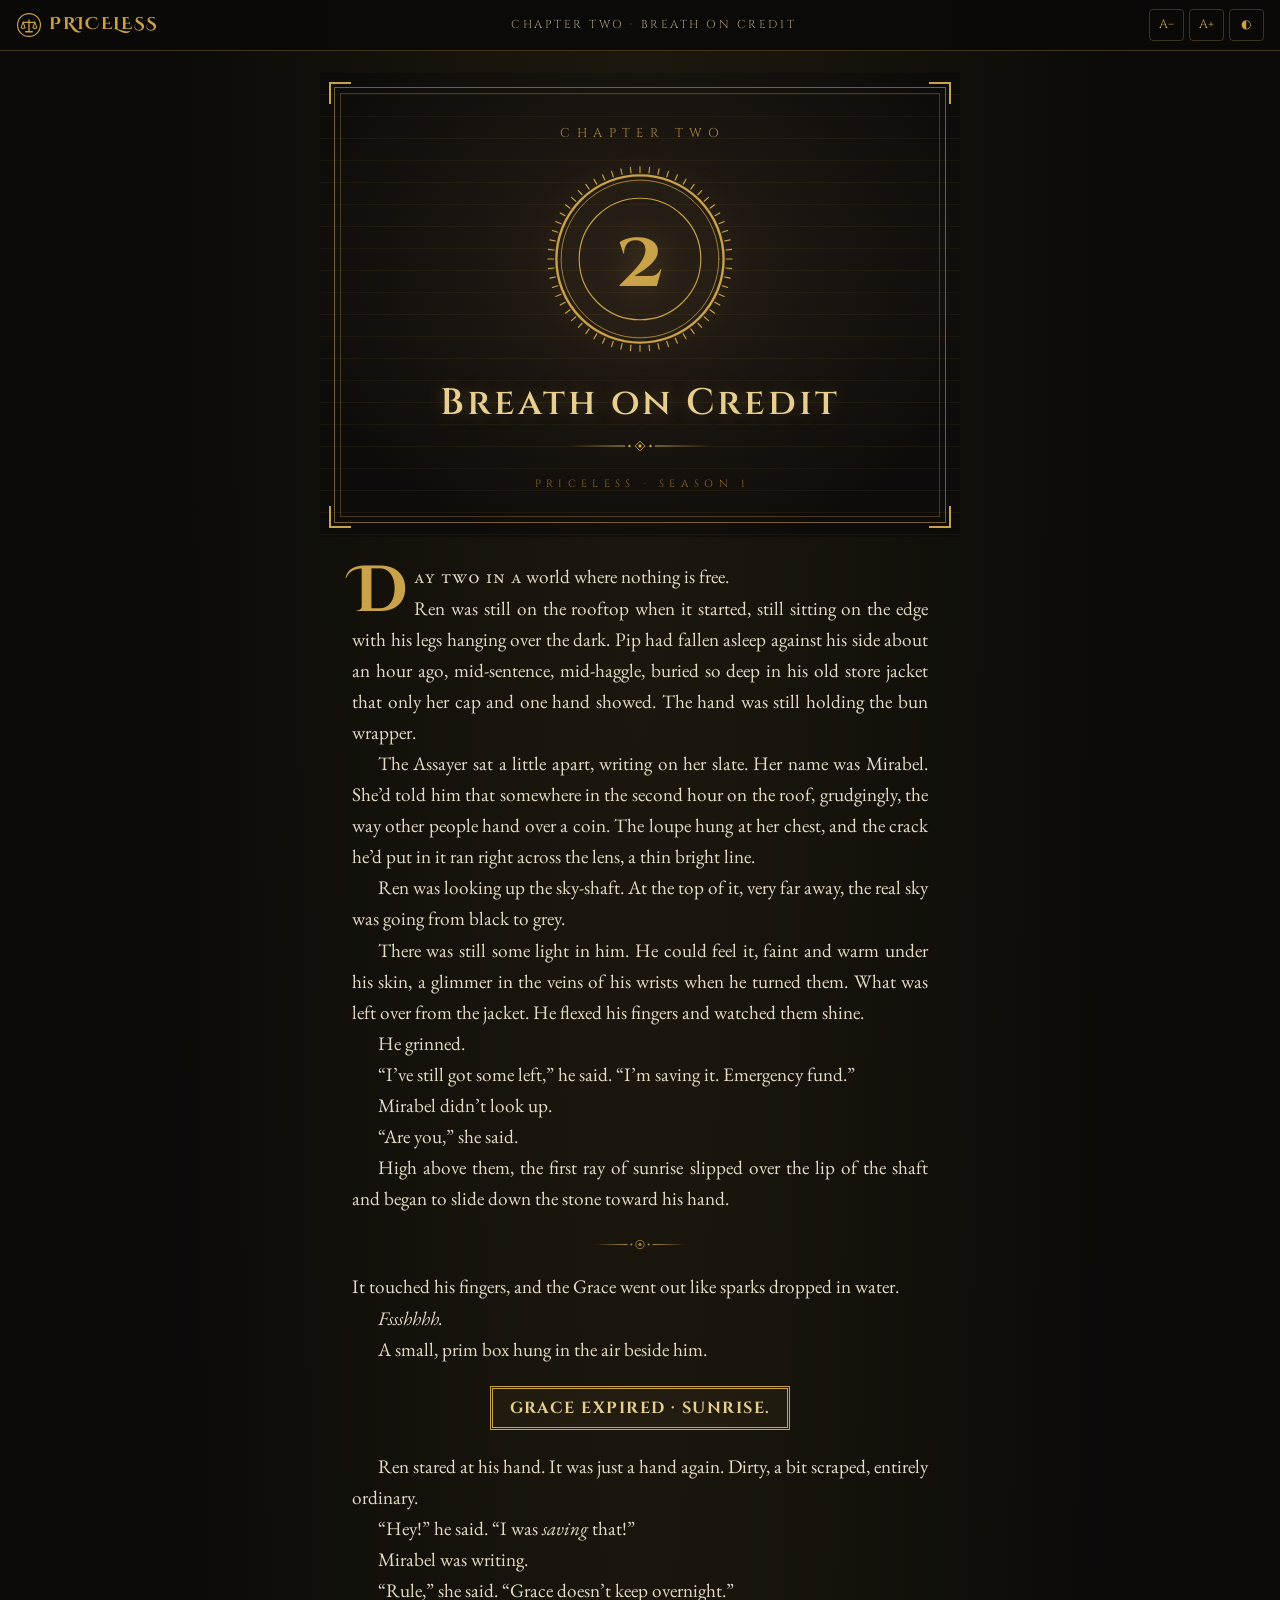
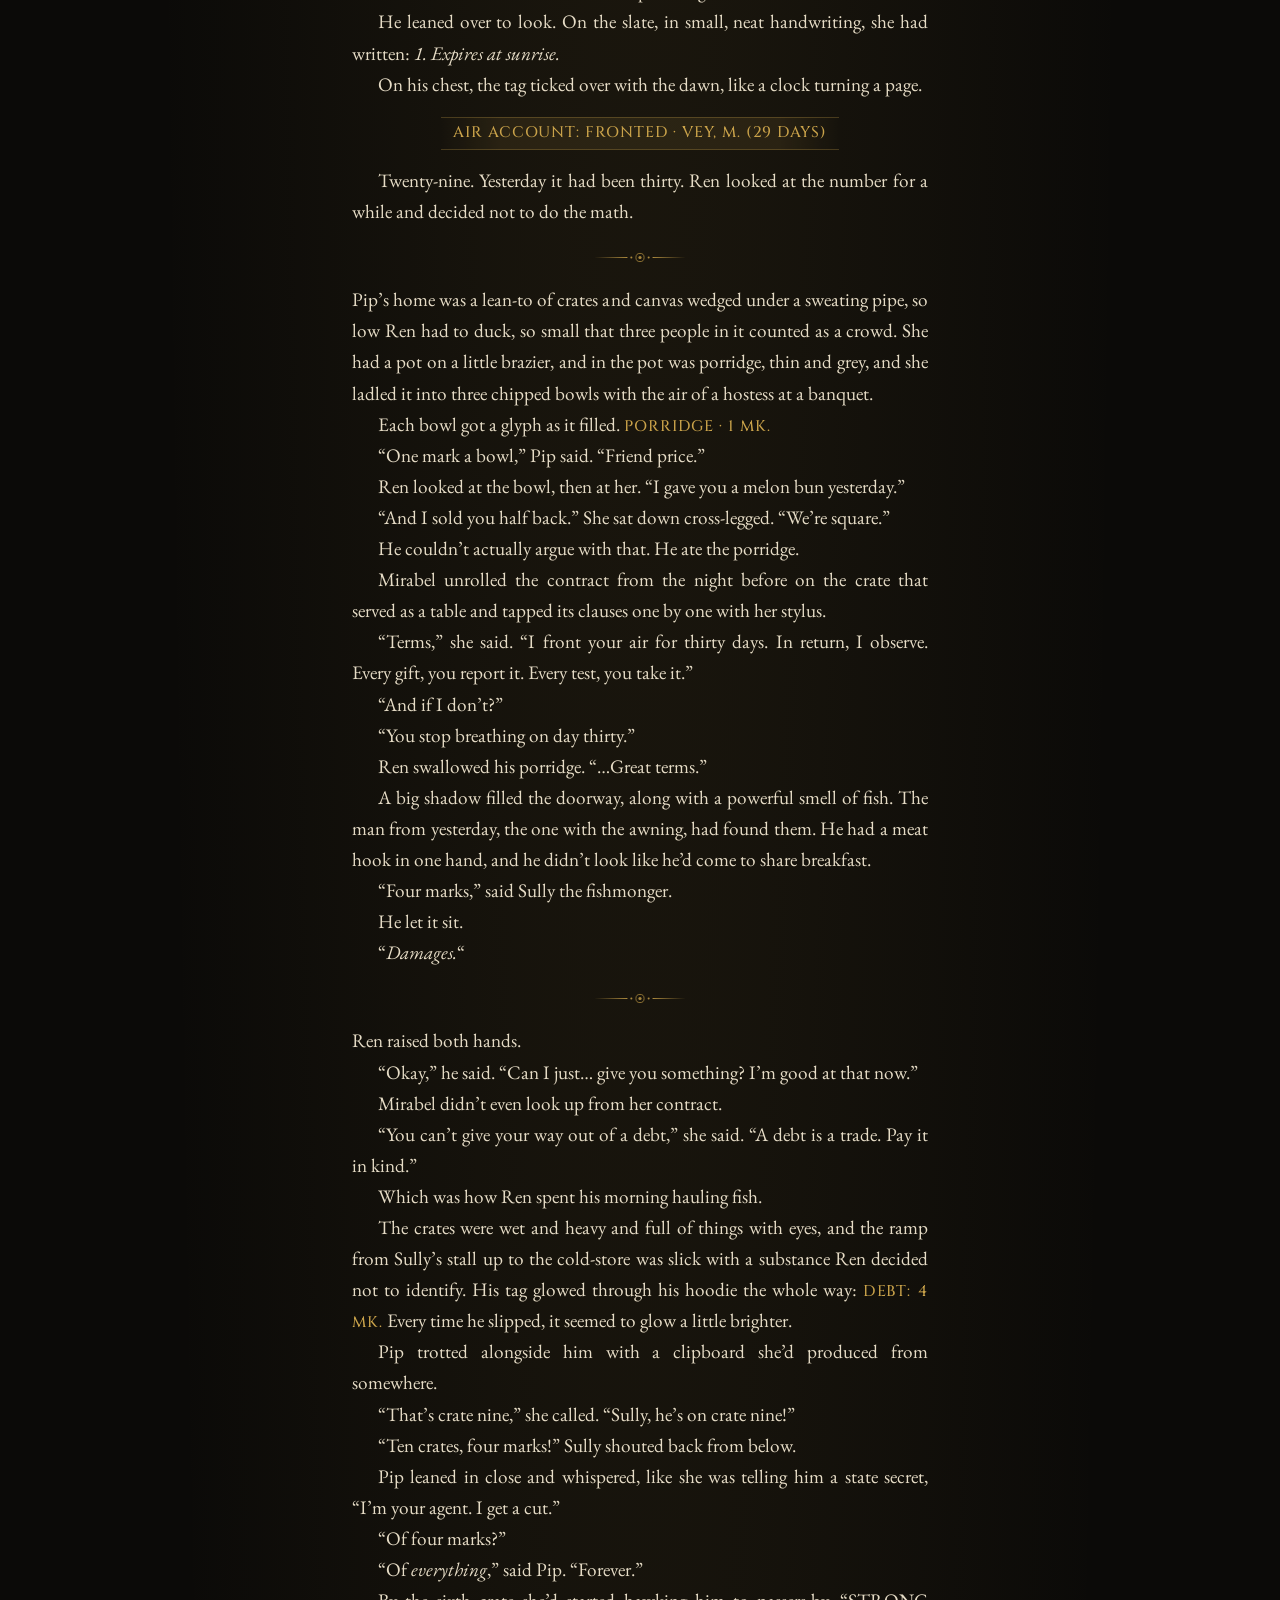
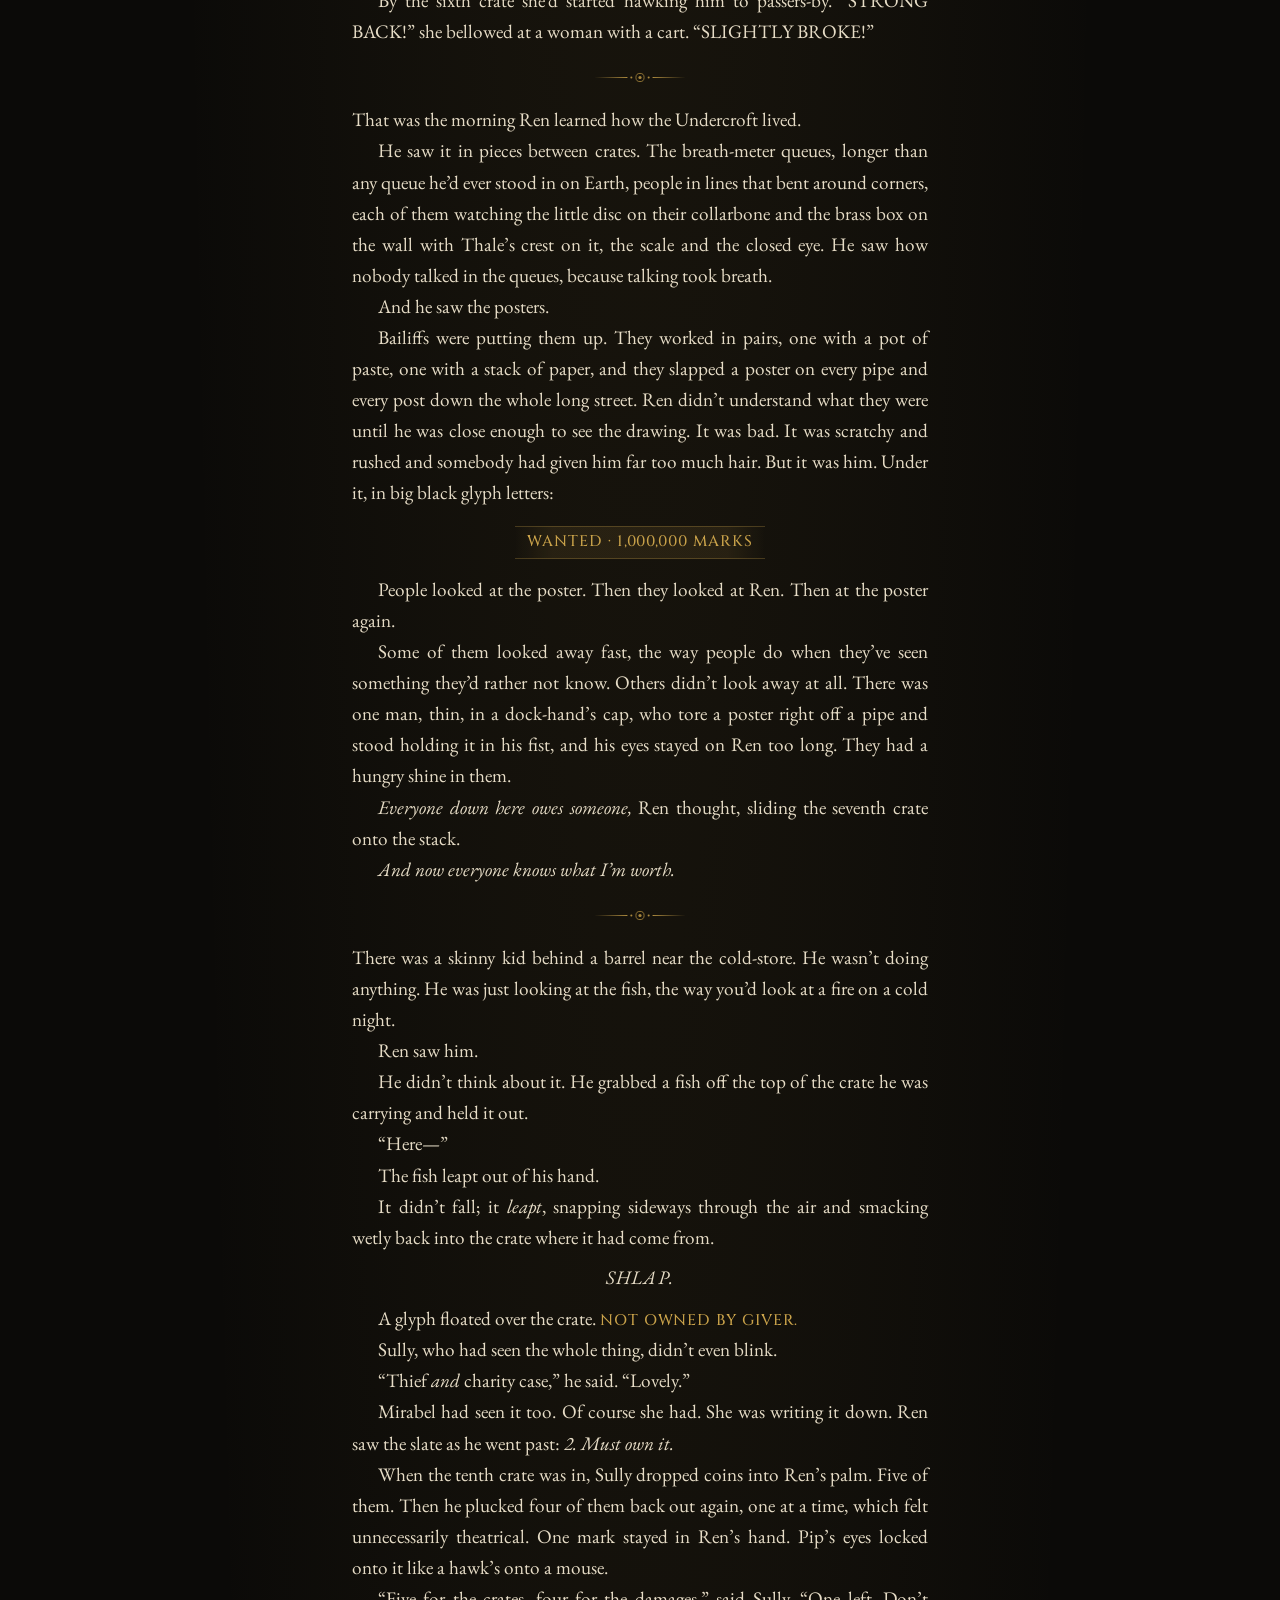
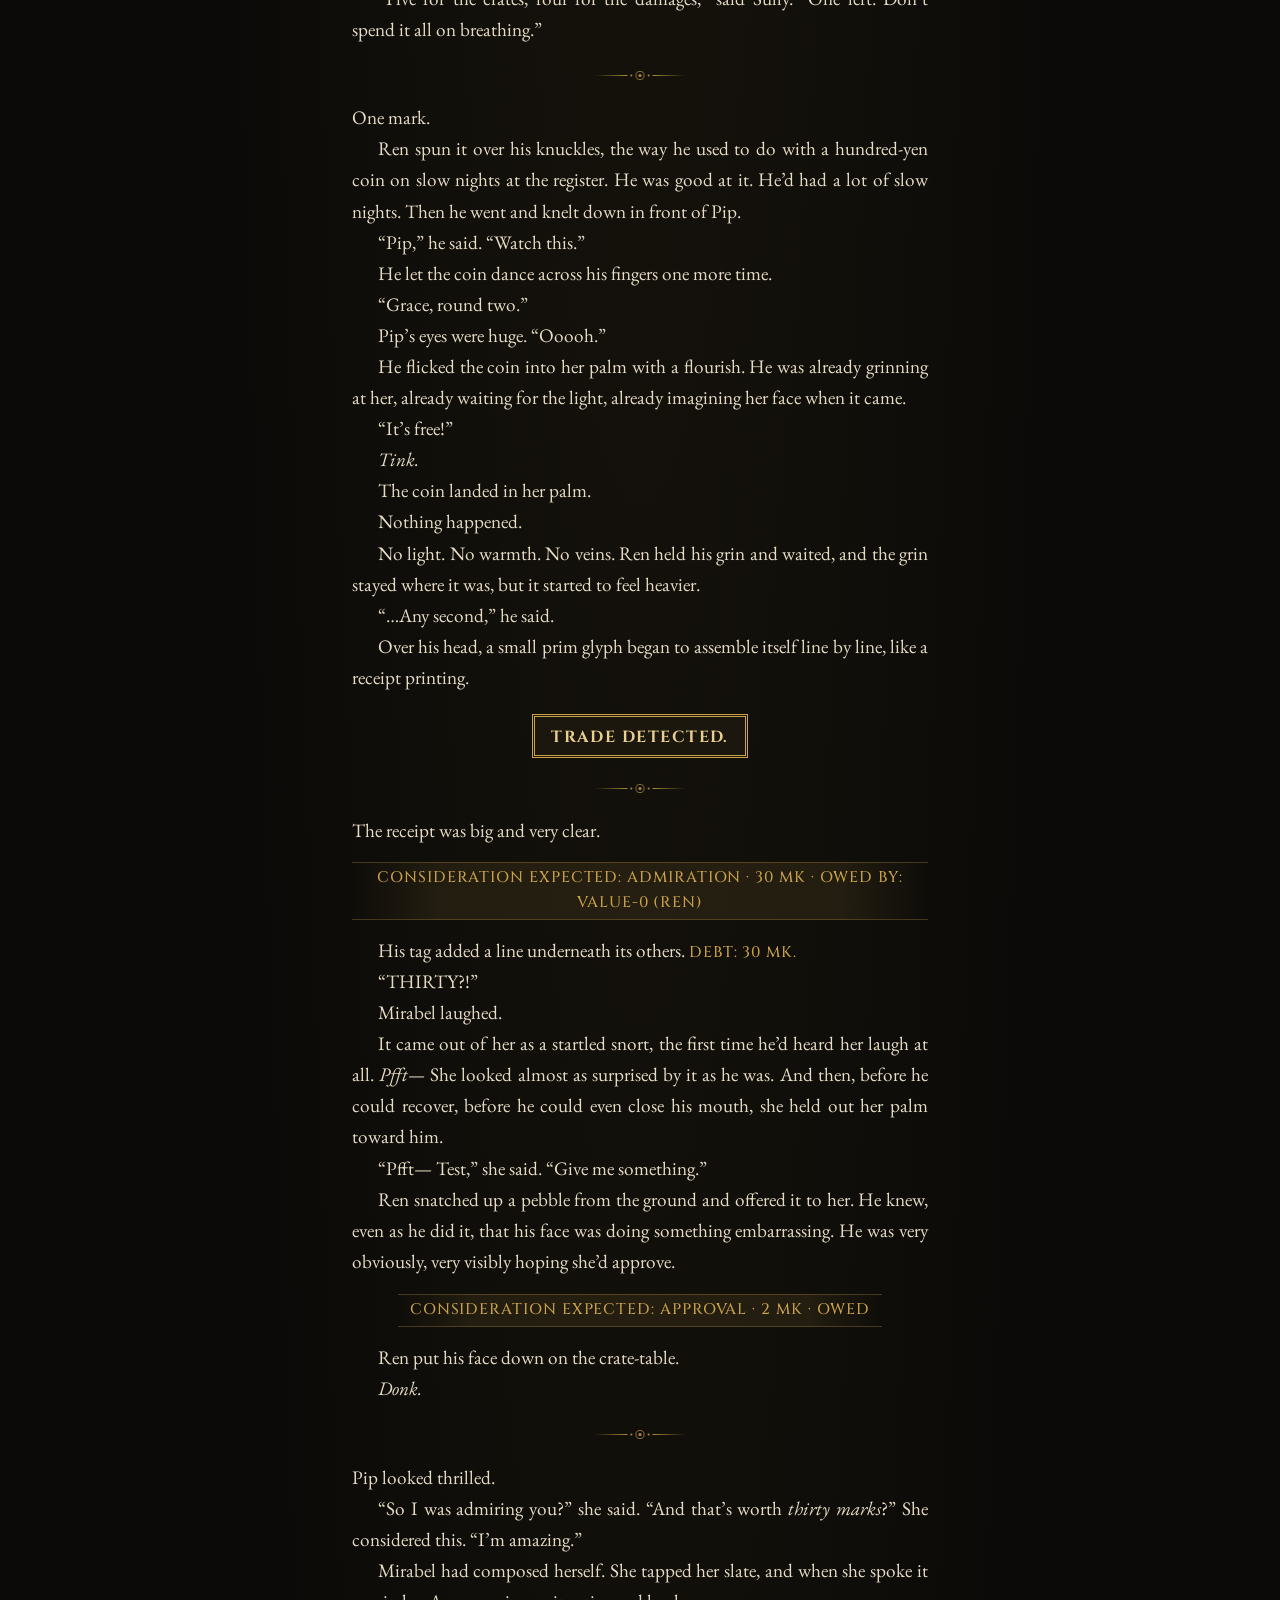
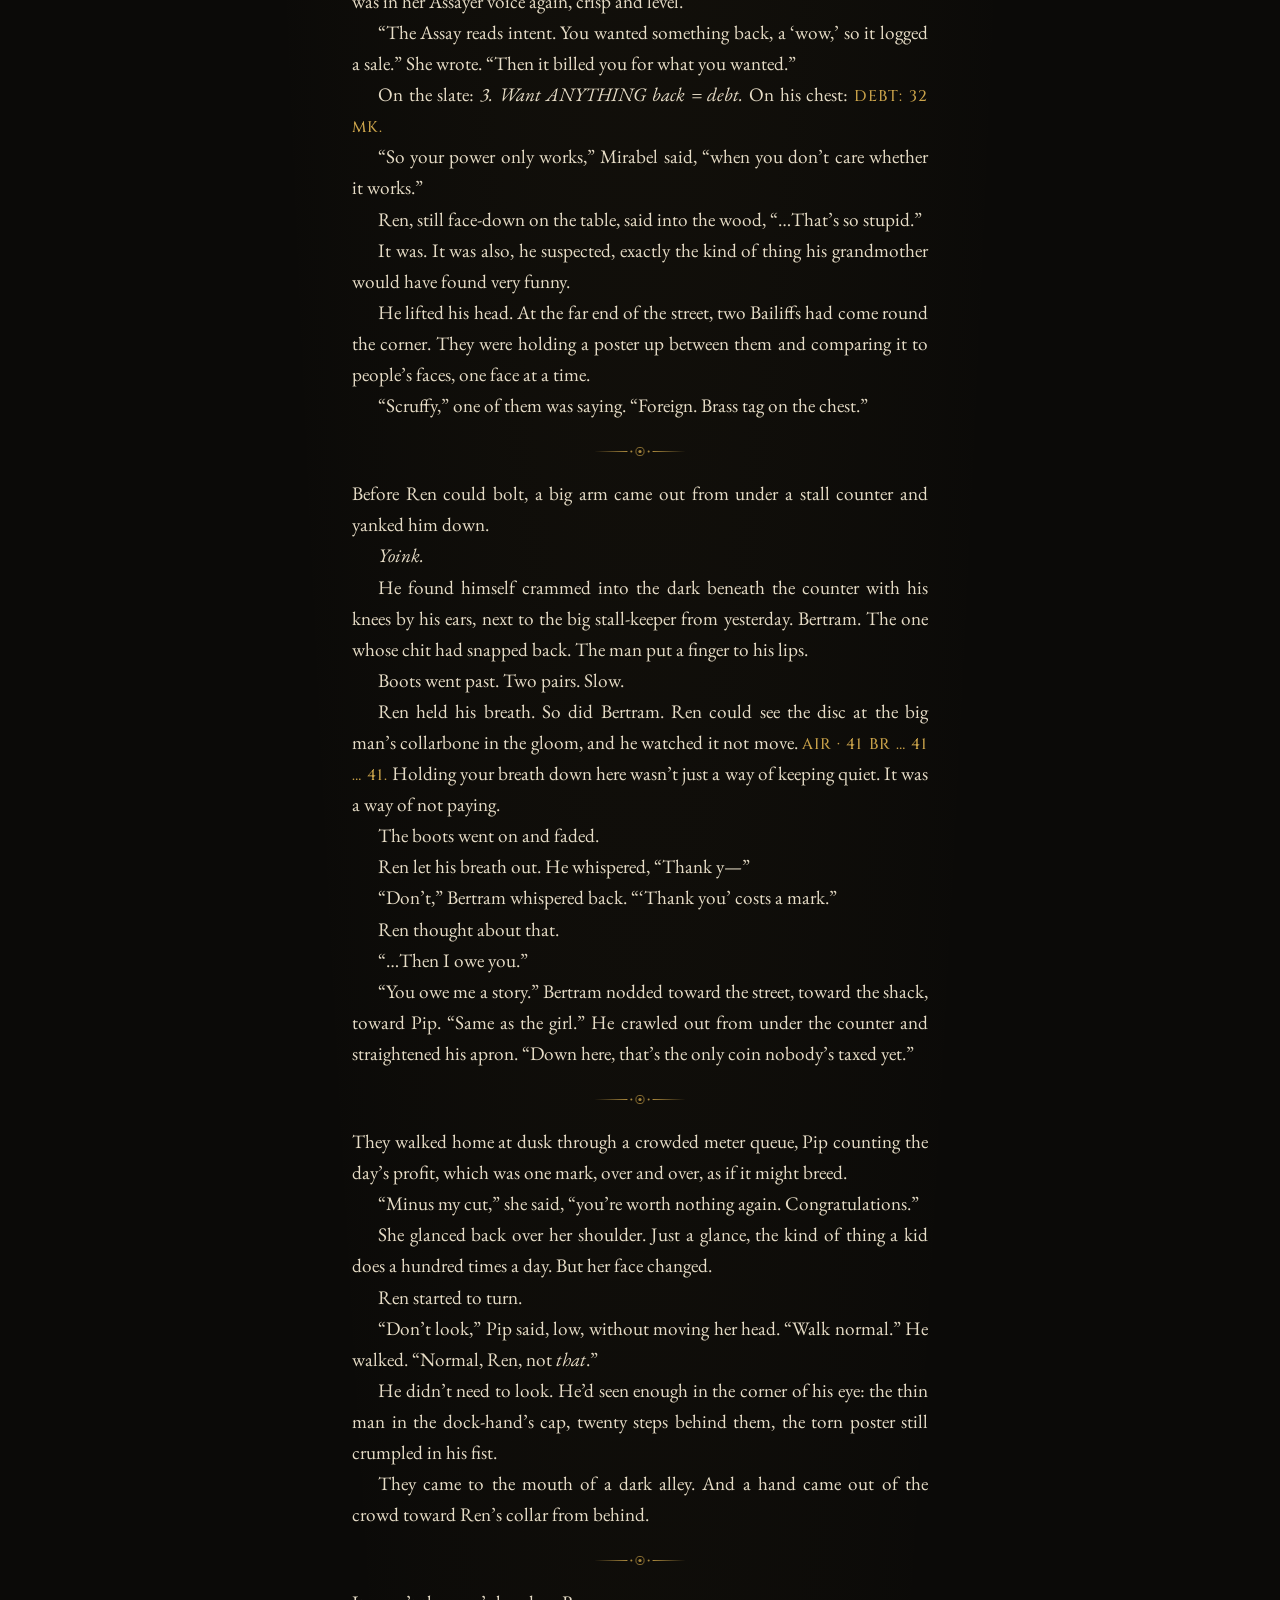
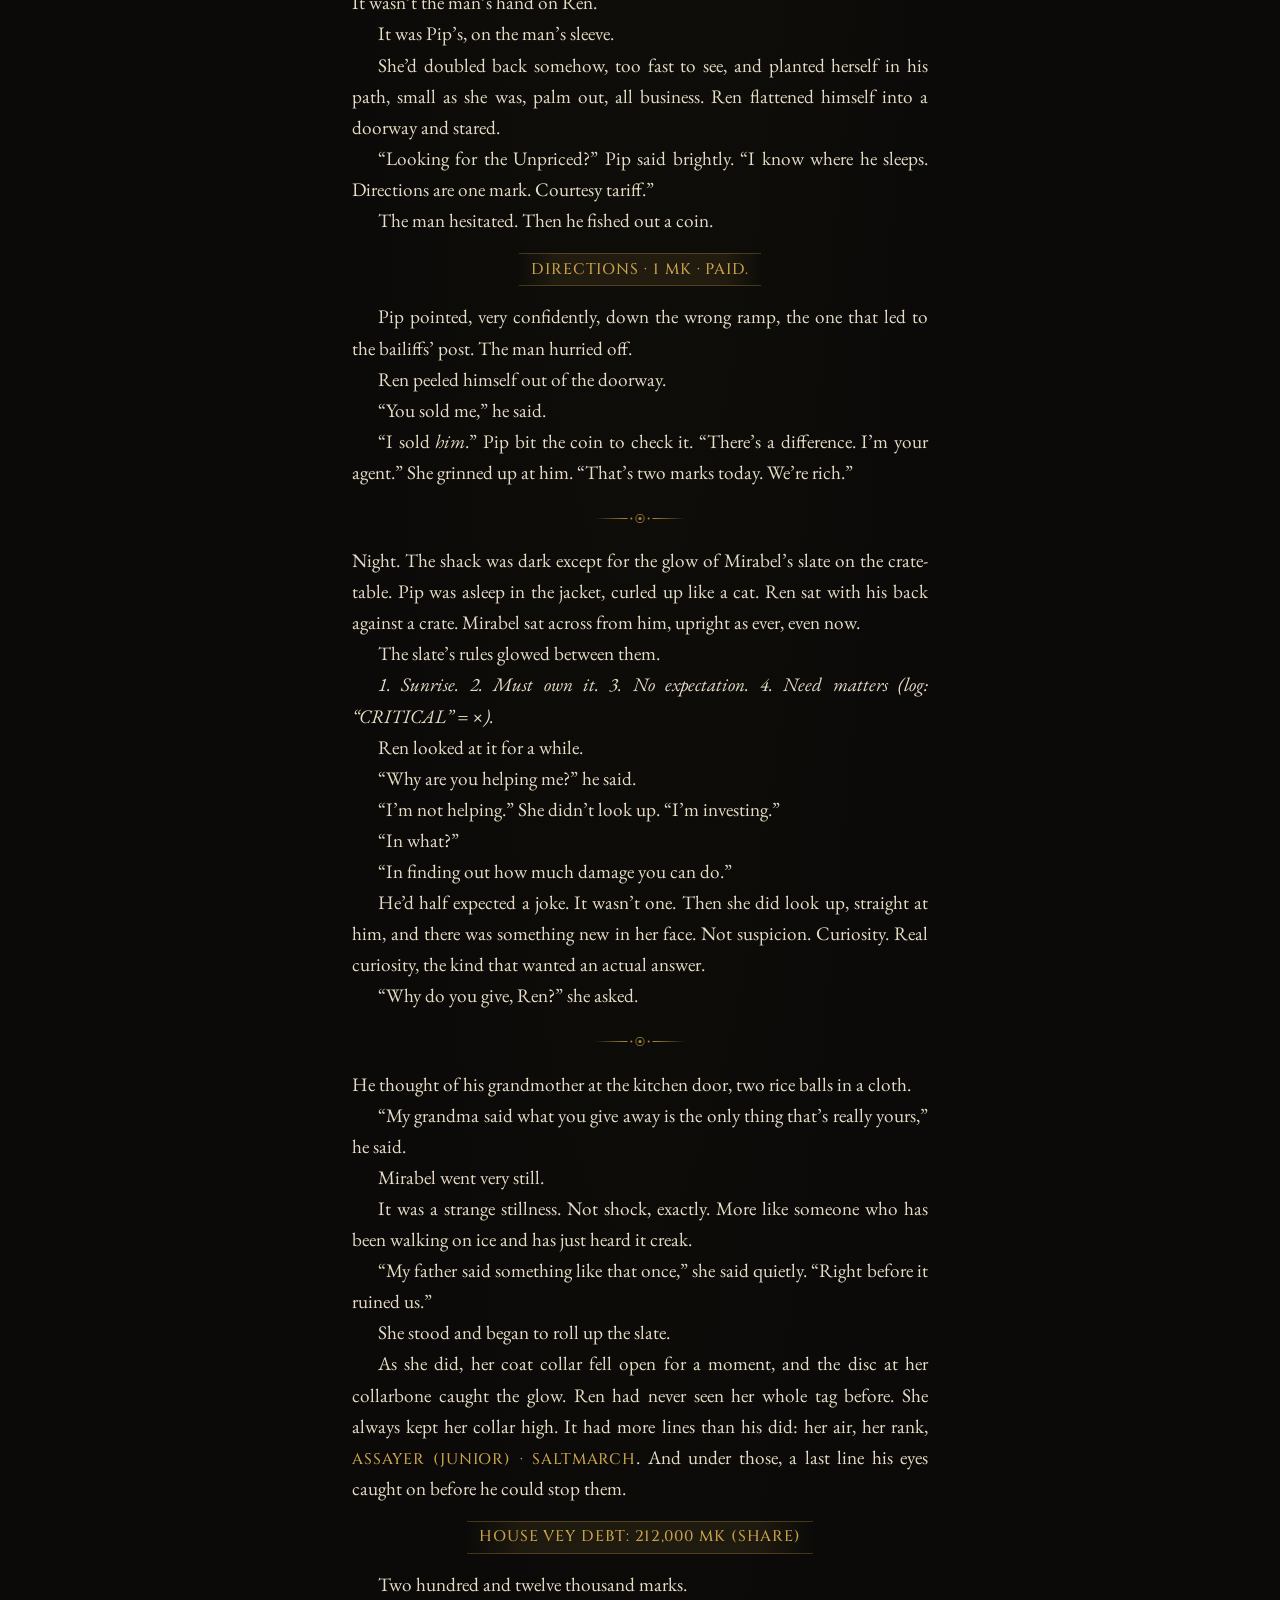
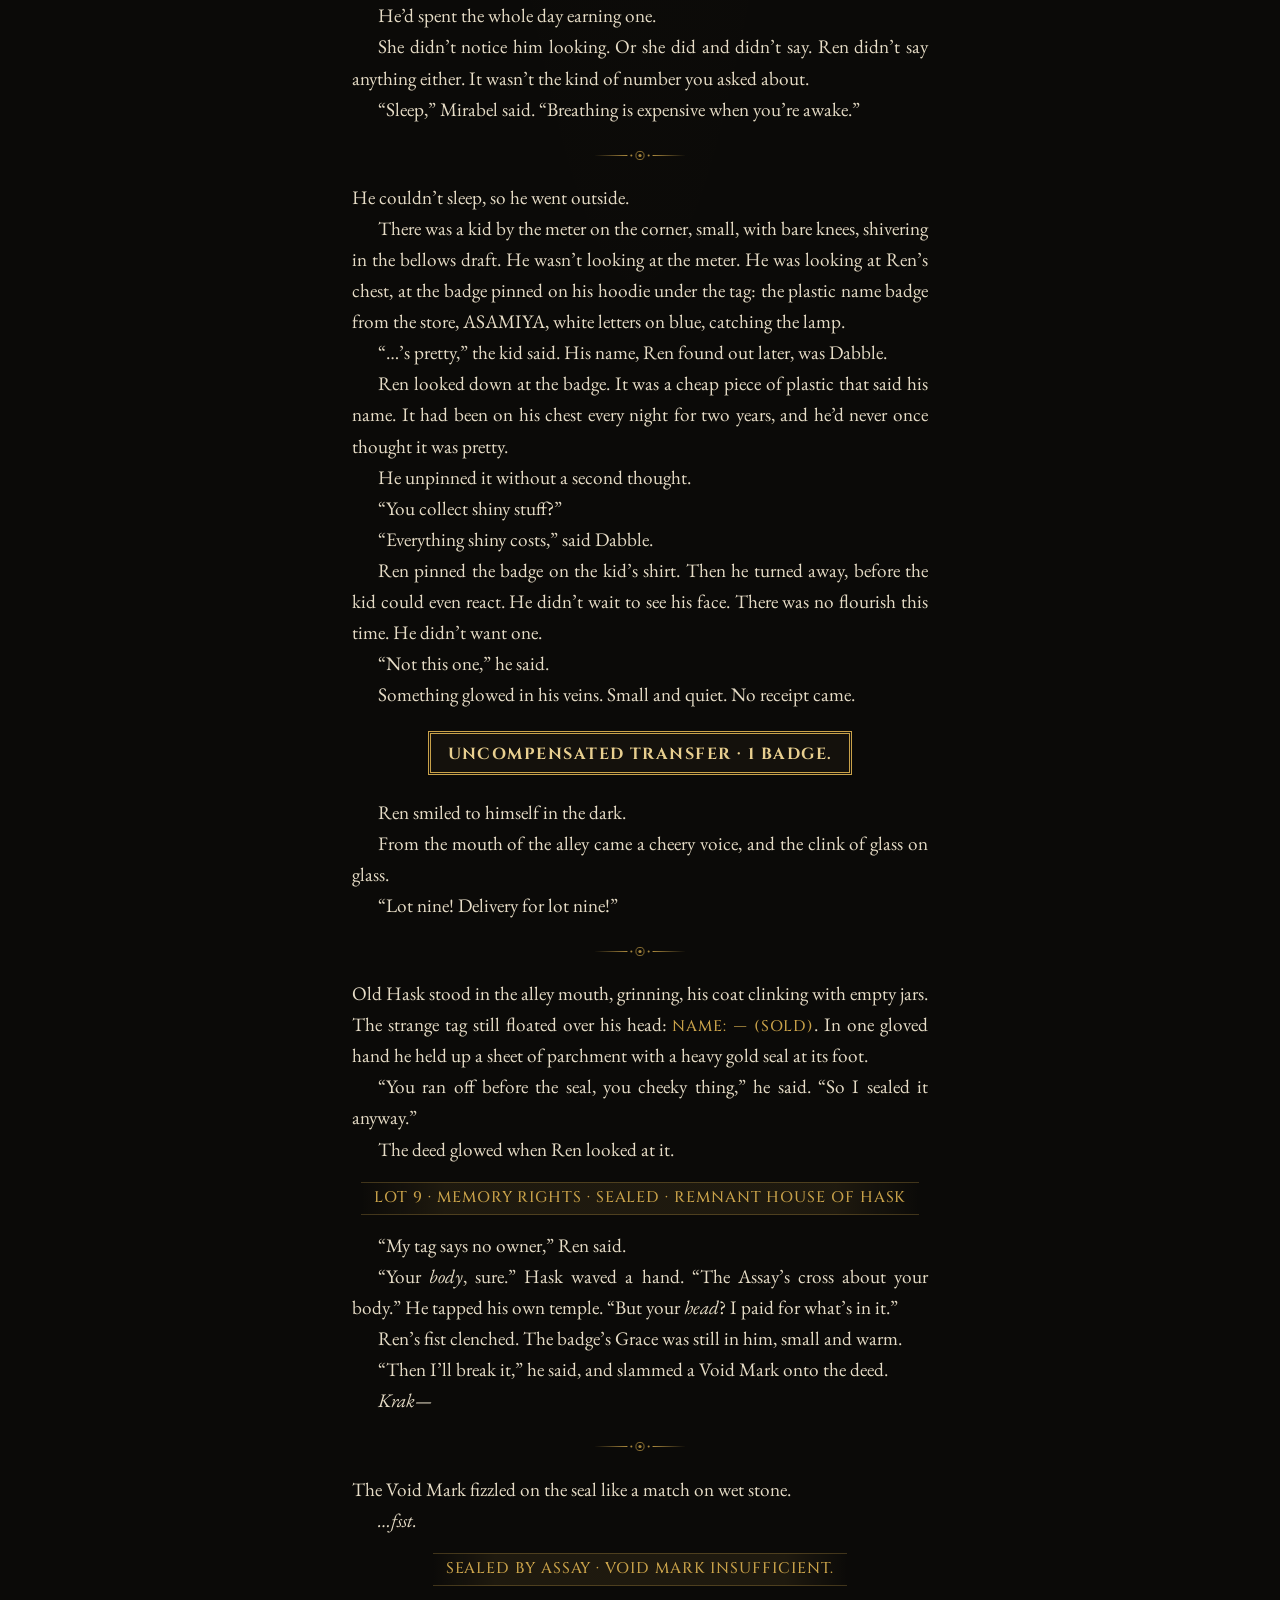
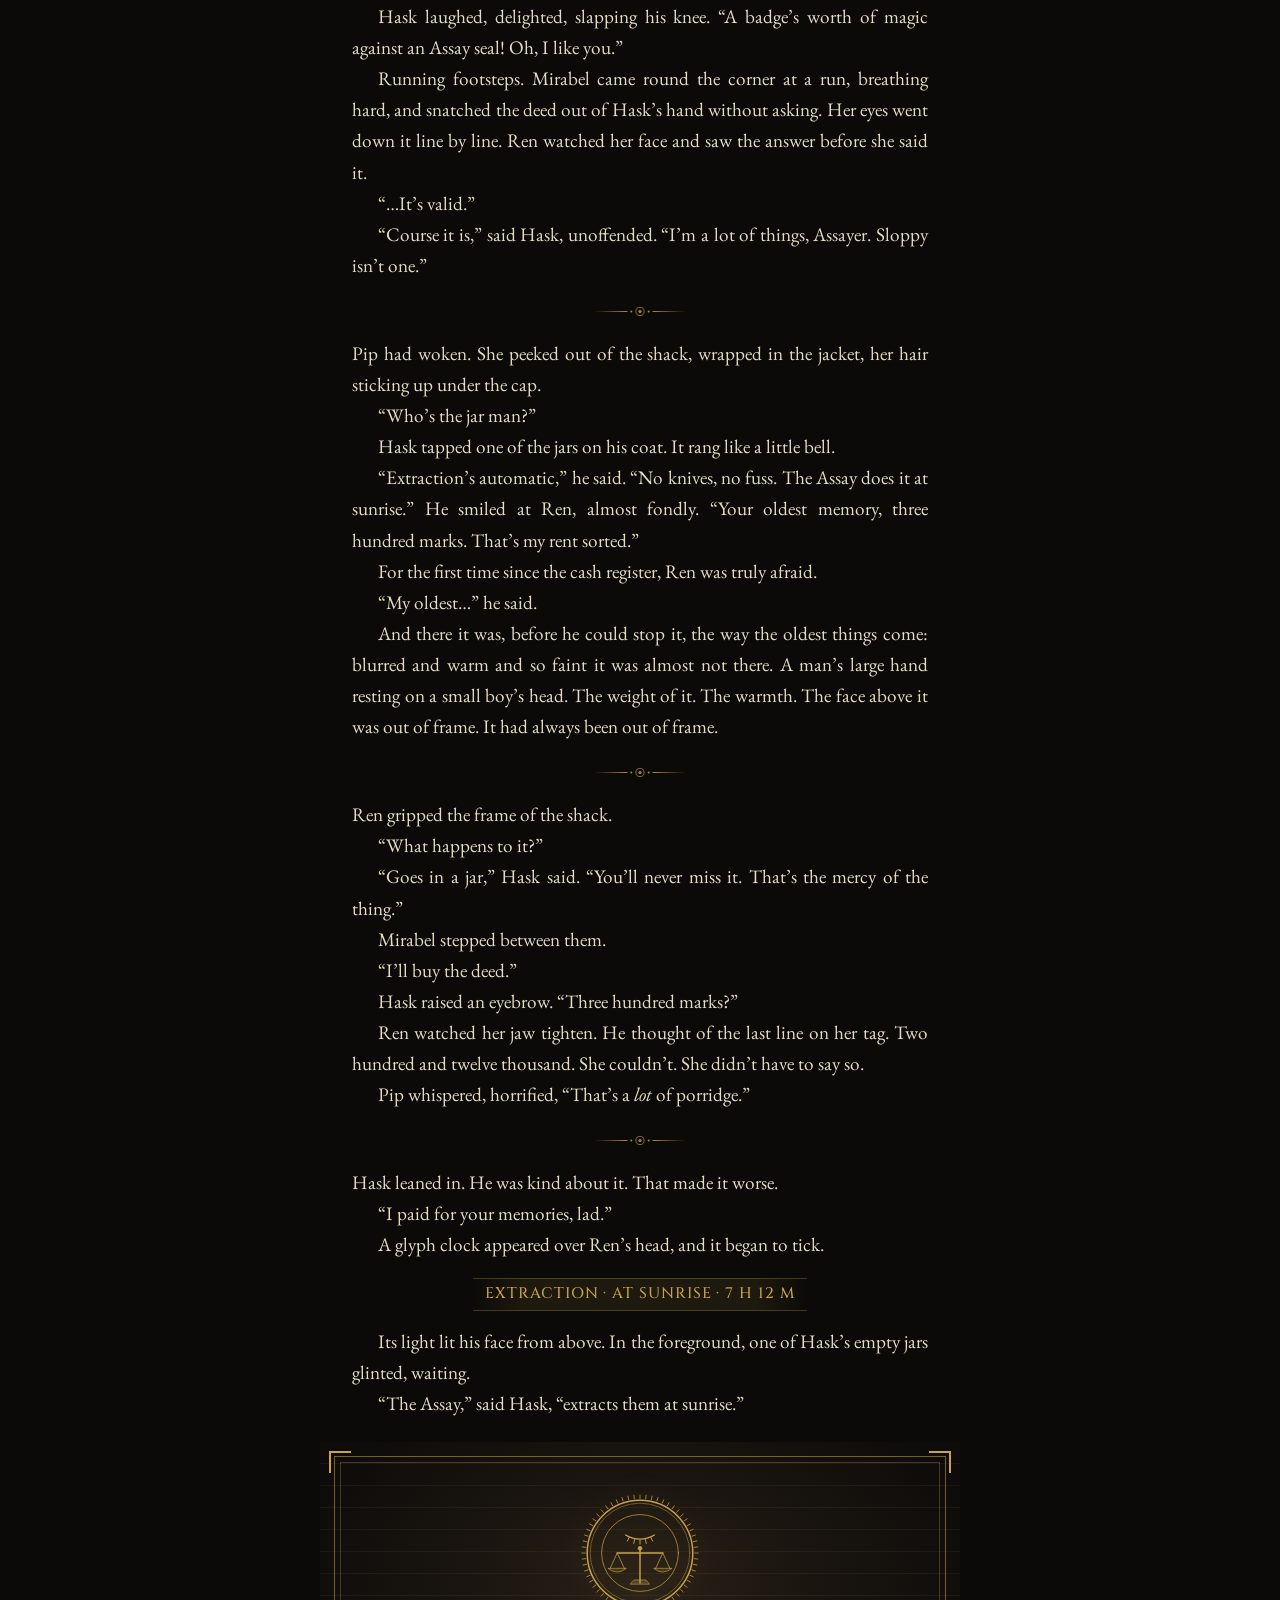
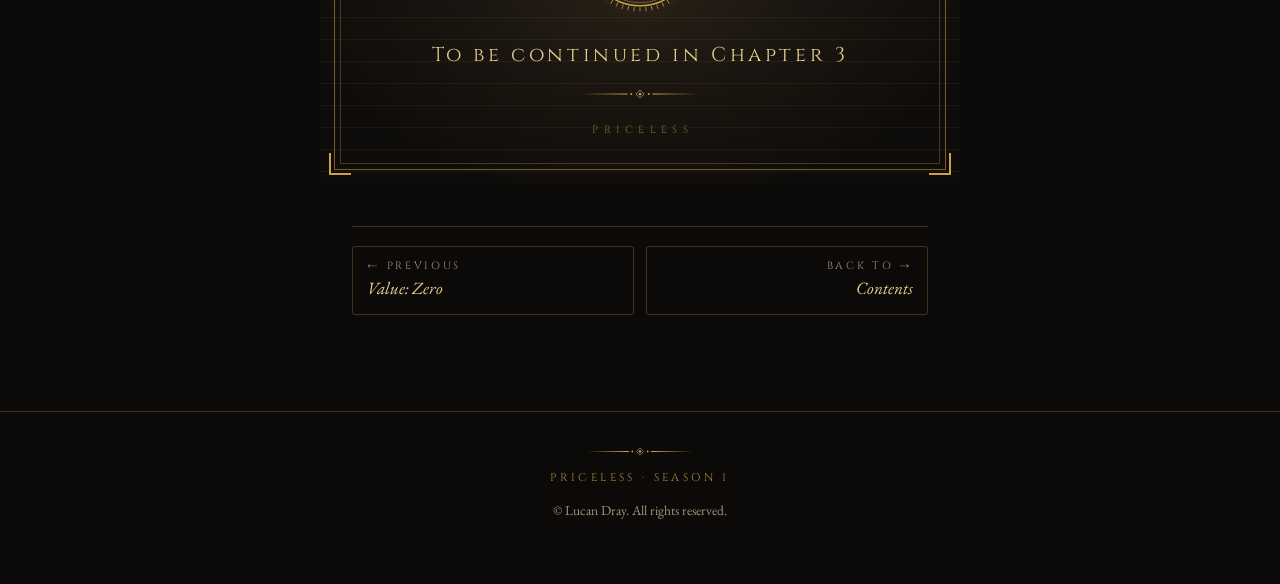
<file: chapter-2.html>
<!DOCTYPE html>
<html lang="en"><head><meta charset="utf-8">
<meta name="viewport" content="width=device-width, initial-scale=1, viewport-fit=cover">
<title>Chapter Two: Breath on Credit — Priceless</title><meta name="description" content="Priceless, Season 1 — Chapter 2: Breath on Credit. A light novel by Lucan Dray."><meta name="author" content="Lucan Dray">
<meta property="og:title" content="Chapter Two: Breath on Credit — Priceless"><meta property="og:description" content="Priceless, Season 1 — Chapter 2: Breath on Credit. A light novel by Lucan Dray."><meta property="og:type" content="book">
<meta name="theme-color" content="#0b0a08"><link rel="icon" href="[data-uri]">
<link rel="stylesheet" href="fonts.css"><link rel="stylesheet" href="style.css">
<script>try{var t=localStorage.getItem('pl-theme');if(t)document.documentElement.dataset.theme=t;}catch(e){}</script>
</head><body><a class="skip" href="#main">Skip to text</a><div class="progress"></div>
<header class="bar"><a class="home" href="index.html" aria-label="Priceless home"><svg viewBox="0 0 200 200" fill="none" stroke="#c9a24a" stroke-linecap="round" aria-hidden="true"><circle cx="100" cy="100" r="88" stroke-width="9"/><line x1="100" y1="60" x2="100" y2="150" stroke-width="10"/><line x1="55" y1="80" x2="145" y2="80" stroke-width="10"/><path d="M55,80 L40,120 Q55,135 70,120 Z M145,80 L130,120 Q145,135 160,120 Z" stroke-width="8"/><path d="M75,152 L125,152" stroke-width="10"/></svg><span>PRICELESS</span></a>
<div class="where">Chapter Two · Breath on Credit</div><div class="tools"><button data-act="smaller" aria-label="Smaller text">A−</button>
<button data-act="bigger" aria-label="Larger text">A+</button><button data-act="theme" aria-label="Switch light or dark page">◐</button></div></header>
<main id="main"><section class="panel opener"><div class="frame"></div><div class="corner tl"></div><div class="corner tr"></div><div class="corner bl"></div><div class="corner br"></div><div class="label">CHAPTER TWO</div><svg class="coin" xmlns="http://www.w3.org/2000/svg" viewBox="0 0 200 200" width="190" height="190" fill="none" stroke="#c9a24a" stroke-linecap="round"><g stroke-width="1.2"><line x1="100" y1="3" x2="100" y2="9" transform="rotate(0 100 100)"/><line x1="100" y1="3" x2="100" y2="9" transform="rotate(6 100 100)"/><line x1="100" y1="3" x2="100" y2="9" transform="rotate(12 100 100)"/><line x1="100" y1="3" x2="100" y2="9" transform="rotate(18 100 100)"/><line x1="100" y1="3" x2="100" y2="9" transform="rotate(24 100 100)"/><line x1="100" y1="3" x2="100" y2="9" transform="rotate(30 100 100)"/><line x1="100" y1="3" x2="100" y2="9" transform="rotate(36 100 100)"/><line x1="100" y1="3" x2="100" y2="9" transform="rotate(42 100 100)"/><line x1="100" y1="3" x2="100" y2="9" transform="rotate(48 100 100)"/><line x1="100" y1="3" x2="100" y2="9" transform="rotate(54 100 100)"/><line x1="100" y1="3" x2="100" y2="9" transform="rotate(60 100 100)"/><line x1="100" y1="3" x2="100" y2="9" transform="rotate(66 100 100)"/><line x1="100" y1="3" x2="100" y2="9" transform="rotate(72 100 100)"/><line x1="100" y1="3" x2="100" y2="9" transform="rotate(78 100 100)"/><line x1="100" y1="3" x2="100" y2="9" transform="rotate(84 100 100)"/><line x1="100" y1="3" x2="100" y2="9" transform="rotate(90 100 100)"/><line x1="100" y1="3" x2="100" y2="9" transform="rotate(96 100 100)"/><line x1="100" y1="3" x2="100" y2="9" transform="rotate(102 100 100)"/><line x1="100" y1="3" x2="100" y2="9" transform="rotate(108 100 100)"/><line x1="100" y1="3" x2="100" y2="9" transform="rotate(114 100 100)"/><line x1="100" y1="3" x2="100" y2="9" transform="rotate(120 100 100)"/><line x1="100" y1="3" x2="100" y2="9" transform="rotate(126 100 100)"/><line x1="100" y1="3" x2="100" y2="9" transform="rotate(132 100 100)"/><line x1="100" y1="3" x2="100" y2="9" transform="rotate(138 100 100)"/><line x1="100" y1="3" x2="100" y2="9" transform="rotate(144 100 100)"/><line x1="100" y1="3" x2="100" y2="9" transform="rotate(150 100 100)"/><line x1="100" y1="3" x2="100" y2="9" transform="rotate(156 100 100)"/><line x1="100" y1="3" x2="100" y2="9" transform="rotate(162 100 100)"/><line x1="100" y1="3" x2="100" y2="9" transform="rotate(168 100 100)"/><line x1="100" y1="3" x2="100" y2="9" transform="rotate(174 100 100)"/><line x1="100" y1="3" x2="100" y2="9" transform="rotate(180 100 100)"/><line x1="100" y1="3" x2="100" y2="9" transform="rotate(186 100 100)"/><line x1="100" y1="3" x2="100" y2="9" transform="rotate(192 100 100)"/><line x1="100" y1="3" x2="100" y2="9" transform="rotate(198 100 100)"/><line x1="100" y1="3" x2="100" y2="9" transform="rotate(204 100 100)"/><line x1="100" y1="3" x2="100" y2="9" transform="rotate(210 100 100)"/><line x1="100" y1="3" x2="100" y2="9" transform="rotate(216 100 100)"/><line x1="100" y1="3" x2="100" y2="9" transform="rotate(222 100 100)"/><line x1="100" y1="3" x2="100" y2="9" transform="rotate(228 100 100)"/><line x1="100" y1="3" x2="100" y2="9" transform="rotate(234 100 100)"/><line x1="100" y1="3" x2="100" y2="9" transform="rotate(240 100 100)"/><line x1="100" y1="3" x2="100" y2="9" transform="rotate(246 100 100)"/><line x1="100" y1="3" x2="100" y2="9" transform="rotate(252 100 100)"/><line x1="100" y1="3" x2="100" y2="9" transform="rotate(258 100 100)"/><line x1="100" y1="3" x2="100" y2="9" transform="rotate(264 100 100)"/><line x1="100" y1="3" x2="100" y2="9" transform="rotate(270 100 100)"/><line x1="100" y1="3" x2="100" y2="9" transform="rotate(276 100 100)"/><line x1="100" y1="3" x2="100" y2="9" transform="rotate(282 100 100)"/><line x1="100" y1="3" x2="100" y2="9" transform="rotate(288 100 100)"/><line x1="100" y1="3" x2="100" y2="9" transform="rotate(294 100 100)"/><line x1="100" y1="3" x2="100" y2="9" transform="rotate(300 100 100)"/><line x1="100" y1="3" x2="100" y2="9" transform="rotate(306 100 100)"/><line x1="100" y1="3" x2="100" y2="9" transform="rotate(312 100 100)"/><line x1="100" y1="3" x2="100" y2="9" transform="rotate(318 100 100)"/><line x1="100" y1="3" x2="100" y2="9" transform="rotate(324 100 100)"/><line x1="100" y1="3" x2="100" y2="9" transform="rotate(330 100 100)"/><line x1="100" y1="3" x2="100" y2="9" transform="rotate(336 100 100)"/><line x1="100" y1="3" x2="100" y2="9" transform="rotate(342 100 100)"/><line x1="100" y1="3" x2="100" y2="9" transform="rotate(348 100 100)"/><line x1="100" y1="3" x2="100" y2="9" transform="rotate(354 100 100)"/></g><circle cx="100" cy="100" r="88" stroke-width="2.5"/><circle cx="100" cy="100" r="83" stroke-width=".8"/><circle cx="100" cy="100" r="64" stroke-width="1.2"/><text x="100" y="128" text-anchor="middle" font-family="Cinzel Decorative" font-weight="700" font-size="82" fill="#c9a24a" stroke="none">2</text></svg><h1>Breath on Credit</h1><svg class="divider" xmlns="http://www.w3.org/2000/svg" viewBox="0 0 200 16" width="150" height="12" fill="#c9a24a"><path d="M4,8 L80,7.2 L80,8.8 Z"/><path d="M196,8 L120,7.2 L120,8.8 Z"/><circle cx="86" cy="8" r="1.6"/><circle cx="114" cy="8" r="1.6"/><path d="M100,1.5 L106.5,8 L100,14.5 L93.5,8 Z" fill="none" stroke="#c9a24a" stroke-width="1.2"/><circle cx="100" cy="8" r="2.2"/></svg><div class="series">PRICELESS · SEASON 1</div></section><article class="chapter-text"><p class="first"><span class="lead">Day two in a</span> world where nothing is free.</p>
<p>Ren was still on the rooftop when it started, still sitting on the edge with his legs hanging over the dark. Pip had fallen asleep against his side about an hour ago, mid-sentence, mid-haggle, buried so deep in his old store jacket that only her cap and one hand showed. The hand was still holding the bun wrapper.</p>
<p>The Assayer sat a little apart, writing on her slate. Her name was Mirabel. She&rsquo;d told him that somewhere in the second hour on the roof, grudgingly, the way other people hand over a coin. The loupe hung at her chest, and the crack he&rsquo;d put in it ran right across the lens, a thin bright line.</p>
<p>Ren was looking up the sky-shaft. At the top of it, very far away, the real sky was going from black to grey.</p>
<p>There was still some light in him. He could feel it, faint and warm under his skin, a glimmer in the veins of his wrists when he turned them. What was left over from the jacket. He flexed his fingers and watched them shine.</p>
<p>He grinned.</p>
<p>&ldquo;I&rsquo;ve still got some left,&rdquo; he said. &ldquo;I&rsquo;m saving it. Emergency fund.&rdquo;</p>
<p>Mirabel didn&rsquo;t look up.</p>
<p>&ldquo;Are you,&rdquo; she said.</p>
<p>High above them, the first ray of sunrise slipped over the lip of the shaft and began to slide down the stone toward his hand.</p>
<div class="scene-break" aria-hidden="true"><svg xmlns="http://www.w3.org/2000/svg" viewBox="0 0 120 14" width="96" height="11" fill="#8a6a2b"><path d="M2,7 L44,6.4 L44,7.6 Z"/><path d="M118,7 L76,6.4 L76,7.6 Z"/><circle cx="60" cy="7" r="5.2" fill="none" stroke="#8a6a2b" stroke-width="1"/><circle cx="60" cy="7" r="2"/><circle cx="49" cy="7" r="1.3"/><circle cx="71" cy="7" r="1.3"/></svg></div>
<p>It touched his fingers, and the Grace went out like sparks dropped in water.</p>
<p><em>Fssshhhh.</em></p>
<p>A small, prim box hung in the air beside him.</p>
<p class="assay"><strong>GRACE EXPIRED · SUNRISE.</strong></p>
<p>Ren stared at his hand. It was just a hand again. Dirty, a bit scraped, entirely ordinary.</p>
<p>&ldquo;Hey!&rdquo; he said. &ldquo;I was <em>saving</em> that!&rdquo;</p>
<p>Mirabel was writing.</p>
<p>&ldquo;Rule,&rdquo; she said. &ldquo;Grace doesn&rsquo;t keep overnight.&rdquo;</p>
<p>He leaned over to look. On the slate, in small, neat handwriting, she had written: <em>1. Expires at sunrise.</em></p>
<p>On his chest, the tag ticked over with the dawn, like a clock turning a page.</p>
<p class="glyphline"><span class="glyph">AIR ACCOUNT: FRONTED · VEY, M. (29 DAYS)</span></p>
<p>Twenty-nine. Yesterday it had been thirty. Ren looked at the number for a while and decided not to do the math.</p>
<div class="scene-break" aria-hidden="true"><svg xmlns="http://www.w3.org/2000/svg" viewBox="0 0 120 14" width="96" height="11" fill="#8a6a2b"><path d="M2,7 L44,6.4 L44,7.6 Z"/><path d="M118,7 L76,6.4 L76,7.6 Z"/><circle cx="60" cy="7" r="5.2" fill="none" stroke="#8a6a2b" stroke-width="1"/><circle cx="60" cy="7" r="2"/><circle cx="49" cy="7" r="1.3"/><circle cx="71" cy="7" r="1.3"/></svg></div>
<p>Pip&rsquo;s home was a lean-to of crates and canvas wedged under a sweating pipe, so low Ren had to duck, so small that three people in it counted as a crowd. She had a pot on a little brazier, and in the pot was porridge, thin and grey, and she ladled it into three chipped bowls with the air of a hostess at a banquet.</p>
<p>Each bowl got a glyph as it filled. <span class="glyph">PORRIDGE · 1 MK.</span></p>
<p>&ldquo;One mark a bowl,&rdquo; Pip said. &ldquo;Friend price.&rdquo;</p>
<p>Ren looked at the bowl, then at her. &ldquo;I gave you a melon bun yesterday.&rdquo;</p>
<p>&ldquo;And I sold you half back.&rdquo; She sat down cross-legged. &ldquo;We&rsquo;re square.&rdquo;</p>
<p>He couldn&rsquo;t actually argue with that. He ate the porridge.</p>
<p>Mirabel unrolled the contract from the night before on the crate that served as a table and tapped its clauses one by one with her stylus.</p>
<p>&ldquo;Terms,&rdquo; she said. &ldquo;I front your air for thirty days. In return, I observe. Every gift, you report it. Every test, you take it.&rdquo;</p>
<p>&ldquo;And if I don&rsquo;t?&rdquo;</p>
<p>&ldquo;You stop breathing on day thirty.&rdquo;</p>
<p>Ren swallowed his porridge. &ldquo;…Great terms.&rdquo;</p>
<p>A big shadow filled the doorway, along with a powerful smell of fish. The man from yesterday, the one with the awning, had found them. He had a meat hook in one hand, and he didn&rsquo;t look like he&rsquo;d come to share breakfast.</p>
<p>&ldquo;Four marks,&rdquo; said Sully the fishmonger.</p>
<p>He let it sit.</p>
<p>&ldquo;<em>Damages.</em>&ldquo;</p>
<div class="scene-break" aria-hidden="true"><svg xmlns="http://www.w3.org/2000/svg" viewBox="0 0 120 14" width="96" height="11" fill="#8a6a2b"><path d="M2,7 L44,6.4 L44,7.6 Z"/><path d="M118,7 L76,6.4 L76,7.6 Z"/><circle cx="60" cy="7" r="5.2" fill="none" stroke="#8a6a2b" stroke-width="1"/><circle cx="60" cy="7" r="2"/><circle cx="49" cy="7" r="1.3"/><circle cx="71" cy="7" r="1.3"/></svg></div>
<p>Ren raised both hands.</p>
<p>&ldquo;Okay,&rdquo; he said. &ldquo;Can I just… give you something? I&rsquo;m good at that now.&rdquo;</p>
<p>Mirabel didn&rsquo;t even look up from her contract.</p>
<p>&ldquo;You can&rsquo;t give your way out of a debt,&rdquo; she said. &ldquo;A debt is a trade. Pay it in kind.&rdquo;</p>
<p>Which was how Ren spent his morning hauling fish.</p>
<p>The crates were wet and heavy and full of things with eyes, and the ramp from Sully&rsquo;s stall up to the cold-store was slick with a substance Ren decided not to identify. His tag glowed through his hoodie the whole way: <span class="glyph">DEBT: 4 MK.</span> Every time he slipped, it seemed to glow a little brighter.</p>
<p>Pip trotted alongside him with a clipboard she&rsquo;d produced from somewhere.</p>
<p>&ldquo;That&rsquo;s crate nine,&rdquo; she called. &ldquo;Sully, he&rsquo;s on crate nine!&rdquo;</p>
<p>&ldquo;Ten crates, four marks!&rdquo; Sully shouted back from below.</p>
<p>Pip leaned in close and whispered, like she was telling him a state secret, &ldquo;I&rsquo;m your agent. I get a cut.&rdquo;</p>
<p>&ldquo;Of four marks?&rdquo;</p>
<p>&ldquo;Of <em>everything</em>,&rdquo; said Pip. &ldquo;Forever.&rdquo;</p>
<p>By the sixth crate she&rsquo;d started hawking him to passers-by. &ldquo;STRONG BACK!&rdquo; she bellowed at a woman with a cart. &ldquo;SLIGHTLY BROKE!&rdquo;</p>
<div class="scene-break" aria-hidden="true"><svg xmlns="http://www.w3.org/2000/svg" viewBox="0 0 120 14" width="96" height="11" fill="#8a6a2b"><path d="M2,7 L44,6.4 L44,7.6 Z"/><path d="M118,7 L76,6.4 L76,7.6 Z"/><circle cx="60" cy="7" r="5.2" fill="none" stroke="#8a6a2b" stroke-width="1"/><circle cx="60" cy="7" r="2"/><circle cx="49" cy="7" r="1.3"/><circle cx="71" cy="7" r="1.3"/></svg></div>
<p>That was the morning Ren learned how the Undercroft lived.</p>
<p>He saw it in pieces between crates. The breath-meter queues, longer than any queue he&rsquo;d ever stood in on Earth, people in lines that bent around corners, each of them watching the little disc on their collarbone and the brass box on the wall with Thale&rsquo;s crest on it, the scale and the closed eye. He saw how nobody talked in the queues, because talking took breath.</p>
<p>And he saw the posters.</p>
<p>Bailiffs were putting them up. They worked in pairs, one with a pot of paste, one with a stack of paper, and they slapped a poster on every pipe and every post down the whole long street. Ren didn&rsquo;t understand what they were until he was close enough to see the drawing. It was bad. It was scratchy and rushed and somebody had given him far too much hair. But it was him. Under it, in big black glyph letters:</p>
<p class="glyphline"><span class="glyph">WANTED · 1,000,000 MARKS</span></p>
<p>People looked at the poster. Then they looked at Ren. Then at the poster again.</p>
<p>Some of them looked away fast, the way people do when they&rsquo;ve seen something they&rsquo;d rather not know. Others didn&rsquo;t look away at all. There was one man, thin, in a dock-hand&rsquo;s cap, who tore a poster right off a pipe and stood holding it in his fist, and his eyes stayed on Ren too long. They had a hungry shine in them.</p>
<p><em>Everyone down here owes someone,</em> Ren thought, sliding the seventh crate onto the stack.</p>
<p><em>And now everyone knows what I&rsquo;m worth.</em></p>
<div class="scene-break" aria-hidden="true"><svg xmlns="http://www.w3.org/2000/svg" viewBox="0 0 120 14" width="96" height="11" fill="#8a6a2b"><path d="M2,7 L44,6.4 L44,7.6 Z"/><path d="M118,7 L76,6.4 L76,7.6 Z"/><circle cx="60" cy="7" r="5.2" fill="none" stroke="#8a6a2b" stroke-width="1"/><circle cx="60" cy="7" r="2"/><circle cx="49" cy="7" r="1.3"/><circle cx="71" cy="7" r="1.3"/></svg></div>
<p>There was a skinny kid behind a barrel near the cold-store. He wasn&rsquo;t doing anything. He was just looking at the fish, the way you&rsquo;d look at a fire on a cold night.</p>
<p>Ren saw him.</p>
<p>He didn&rsquo;t think about it. He grabbed a fish off the top of the crate he was carrying and held it out.</p>
<p>&ldquo;Here—&rdquo;</p>
<p>The fish leapt out of his hand.</p>
<p>It didn&rsquo;t fall; it <em>leapt</em>, snapping sideways through the air and smacking wetly back into the crate where it had come from.</p>
<p class="sfxline"><span class="sfx">SHLAP.</span></p>
<p>A glyph floated over the crate. <span class="glyph">NOT OWNED BY GIVER.</span></p>
<p>Sully, who had seen the whole thing, didn&rsquo;t even blink.</p>
<p>&ldquo;Thief <em>and</em> charity case,&rdquo; he said. &ldquo;Lovely.&rdquo;</p>
<p>Mirabel had seen it too. Of course she had. She was writing it down. Ren saw the slate as he went past: <em>2. Must own it.</em></p>
<p>When the tenth crate was in, Sully dropped coins into Ren&rsquo;s palm. Five of them. Then he plucked four of them back out again, one at a time, which felt unnecessarily theatrical. One mark stayed in Ren&rsquo;s hand. Pip&rsquo;s eyes locked onto it like a hawk&rsquo;s onto a mouse.</p>
<p>&ldquo;Five for the crates, four for the damages,&rdquo; said Sully. &ldquo;One left. Don&rsquo;t spend it all on breathing.&rdquo;</p>
<div class="scene-break" aria-hidden="true"><svg xmlns="http://www.w3.org/2000/svg" viewBox="0 0 120 14" width="96" height="11" fill="#8a6a2b"><path d="M2,7 L44,6.4 L44,7.6 Z"/><path d="M118,7 L76,6.4 L76,7.6 Z"/><circle cx="60" cy="7" r="5.2" fill="none" stroke="#8a6a2b" stroke-width="1"/><circle cx="60" cy="7" r="2"/><circle cx="49" cy="7" r="1.3"/><circle cx="71" cy="7" r="1.3"/></svg></div>
<p>One mark.</p>
<p>Ren spun it over his knuckles, the way he used to do with a hundred-yen coin on slow nights at the register. He was good at it. He&rsquo;d had a lot of slow nights. Then he went and knelt down in front of Pip.</p>
<p>&ldquo;Pip,&rdquo; he said. &ldquo;Watch this.&rdquo;</p>
<p>He let the coin dance across his fingers one more time.</p>
<p>&ldquo;Grace, round two.&rdquo;</p>
<p>Pip&rsquo;s eyes were huge. &ldquo;Ooooh.&rdquo;</p>
<p>He flicked the coin into her palm with a flourish. He was already grinning at her, already waiting for the light, already imagining her face when it came.</p>
<p>&ldquo;It&rsquo;s free!&rdquo;</p>
<p><em>Tink.</em></p>
<p>The coin landed in her palm.</p>
<p>Nothing happened.</p>
<p>No light. No warmth. No veins. Ren held his grin and waited, and the grin stayed where it was, but it started to feel heavier.</p>
<p>&ldquo;…Any second,&rdquo; he said.</p>
<p>Over his head, a small prim glyph began to assemble itself line by line, like a receipt printing.</p>
<p class="assay"><strong>TRADE DETECTED.</strong></p>
<div class="scene-break" aria-hidden="true"><svg xmlns="http://www.w3.org/2000/svg" viewBox="0 0 120 14" width="96" height="11" fill="#8a6a2b"><path d="M2,7 L44,6.4 L44,7.6 Z"/><path d="M118,7 L76,6.4 L76,7.6 Z"/><circle cx="60" cy="7" r="5.2" fill="none" stroke="#8a6a2b" stroke-width="1"/><circle cx="60" cy="7" r="2"/><circle cx="49" cy="7" r="1.3"/><circle cx="71" cy="7" r="1.3"/></svg></div>
<p>The receipt was big and very clear.</p>
<p class="glyphline"><span class="glyph">CONSIDERATION EXPECTED: ADMIRATION · 30 MK · OWED BY: VALUE-0 (REN)</span></p>
<p>His tag added a line underneath its others. <span class="glyph">DEBT: 30 MK.</span></p>
<p>&ldquo;THIRTY?!&rdquo;</p>
<p>Mirabel laughed.</p>
<p>It came out of her as a startled snort, the first time he&rsquo;d heard her laugh at all. <em>Pfft—</em> She looked almost as surprised by it as he was. And then, before he could recover, before he could even close his mouth, she held out her palm toward him.</p>
<p>&ldquo;Pfft— Test,&rdquo; she said. &ldquo;Give me something.&rdquo;</p>
<p>Ren snatched up a pebble from the ground and offered it to her. He knew, even as he did it, that his face was doing something embarrassing. He was very obviously, very visibly hoping she&rsquo;d approve.</p>
<p class="glyphline"><span class="glyph">CONSIDERATION EXPECTED: APPROVAL · 2 MK · OWED</span></p>
<p>Ren put his face down on the crate-table.</p>
<p><em>Donk.</em></p>
<div class="scene-break" aria-hidden="true"><svg xmlns="http://www.w3.org/2000/svg" viewBox="0 0 120 14" width="96" height="11" fill="#8a6a2b"><path d="M2,7 L44,6.4 L44,7.6 Z"/><path d="M118,7 L76,6.4 L76,7.6 Z"/><circle cx="60" cy="7" r="5.2" fill="none" stroke="#8a6a2b" stroke-width="1"/><circle cx="60" cy="7" r="2"/><circle cx="49" cy="7" r="1.3"/><circle cx="71" cy="7" r="1.3"/></svg></div>
<p>Pip looked thrilled.</p>
<p>&ldquo;So I was admiring you?&rdquo; she said. &ldquo;And that&rsquo;s worth <em>thirty marks</em>?&rdquo; She considered this. &ldquo;I&rsquo;m amazing.&rdquo;</p>
<p>Mirabel had composed herself. She tapped her slate, and when she spoke it was in her Assayer voice again, crisp and level.</p>
<p>&ldquo;The Assay reads intent. You wanted something back, a &lsquo;wow,&rsquo; so it logged a sale.&rdquo; She wrote. &ldquo;Then it billed you for what you wanted.&rdquo;</p>
<p>On the slate: <em>3. Want ANYTHING back = debt.</em> On his chest: <span class="glyph">DEBT: 32 MK.</span></p>
<p>&ldquo;So your power only works,&rdquo; Mirabel said, &ldquo;when you don&rsquo;t care whether it works.&rdquo;</p>
<p>Ren, still face-down on the table, said into the wood, &ldquo;…That&rsquo;s so stupid.&rdquo;</p>
<p>It was. It was also, he suspected, exactly the kind of thing his grandmother would have found very funny.</p>
<p>He lifted his head. At the far end of the street, two Bailiffs had come round the corner. They were holding a poster up between them and comparing it to people&rsquo;s faces, one face at a time.</p>
<p>&ldquo;Scruffy,&rdquo; one of them was saying. &ldquo;Foreign. Brass tag on the chest.&rdquo;</p>
<div class="scene-break" aria-hidden="true"><svg xmlns="http://www.w3.org/2000/svg" viewBox="0 0 120 14" width="96" height="11" fill="#8a6a2b"><path d="M2,7 L44,6.4 L44,7.6 Z"/><path d="M118,7 L76,6.4 L76,7.6 Z"/><circle cx="60" cy="7" r="5.2" fill="none" stroke="#8a6a2b" stroke-width="1"/><circle cx="60" cy="7" r="2"/><circle cx="49" cy="7" r="1.3"/><circle cx="71" cy="7" r="1.3"/></svg></div>
<p>Before Ren could bolt, a big arm came out from under a stall counter and yanked him down.</p>
<p><em>Yoink.</em></p>
<p>He found himself crammed into the dark beneath the counter with his knees by his ears, next to the big stall-keeper from yesterday. Bertram. The one whose chit had snapped back. The man put a finger to his lips.</p>
<p>Boots went past. Two pairs. Slow.</p>
<p>Ren held his breath. So did Bertram. Ren could see the disc at the big man&rsquo;s collarbone in the gloom, and he watched it not move. <span class="glyph">AIR · 41 BR … 41 … 41.</span> Holding your breath down here wasn&rsquo;t just a way of keeping quiet. It was a way of not paying.</p>
<p>The boots went on and faded.</p>
<p>Ren let his breath out. He whispered, &ldquo;Thank y—&rdquo;</p>
<p>&ldquo;Don&rsquo;t,&rdquo; Bertram whispered back. &ldquo;&lsquo;Thank you&rsquo; costs a mark.&rdquo;</p>
<p>Ren thought about that.</p>
<p>&ldquo;…Then I owe you.&rdquo;</p>
<p>&ldquo;You owe me a story.&rdquo; Bertram nodded toward the street, toward the shack, toward Pip. &ldquo;Same as the girl.&rdquo; He crawled out from under the counter and straightened his apron. &ldquo;Down here, that&rsquo;s the only coin nobody&rsquo;s taxed yet.&rdquo;</p>
<div class="scene-break" aria-hidden="true"><svg xmlns="http://www.w3.org/2000/svg" viewBox="0 0 120 14" width="96" height="11" fill="#8a6a2b"><path d="M2,7 L44,6.4 L44,7.6 Z"/><path d="M118,7 L76,6.4 L76,7.6 Z"/><circle cx="60" cy="7" r="5.2" fill="none" stroke="#8a6a2b" stroke-width="1"/><circle cx="60" cy="7" r="2"/><circle cx="49" cy="7" r="1.3"/><circle cx="71" cy="7" r="1.3"/></svg></div>
<p>They walked home at dusk through a crowded meter queue, Pip counting the day&rsquo;s profit, which was one mark, over and over, as if it might breed.</p>
<p>&ldquo;Minus my cut,&rdquo; she said, &ldquo;you&rsquo;re worth nothing again. Congratulations.&rdquo;</p>
<p>She glanced back over her shoulder. Just a glance, the kind of thing a kid does a hundred times a day. But her face changed.</p>
<p>Ren started to turn.</p>
<p>&ldquo;Don&rsquo;t look,&rdquo; Pip said, low, without moving her head. &ldquo;Walk normal.&rdquo; He walked. &ldquo;Normal, Ren, not <em>that</em>.&rdquo;</p>
<p>He didn&rsquo;t need to look. He&rsquo;d seen enough in the corner of his eye: the thin man in the dock-hand&rsquo;s cap, twenty steps behind them, the torn poster still crumpled in his fist.</p>
<p>They came to the mouth of a dark alley. And a hand came out of the crowd toward Ren&rsquo;s collar from behind.</p>
<div class="scene-break" aria-hidden="true"><svg xmlns="http://www.w3.org/2000/svg" viewBox="0 0 120 14" width="96" height="11" fill="#8a6a2b"><path d="M2,7 L44,6.4 L44,7.6 Z"/><path d="M118,7 L76,6.4 L76,7.6 Z"/><circle cx="60" cy="7" r="5.2" fill="none" stroke="#8a6a2b" stroke-width="1"/><circle cx="60" cy="7" r="2"/><circle cx="49" cy="7" r="1.3"/><circle cx="71" cy="7" r="1.3"/></svg></div>
<p>It wasn&rsquo;t the man&rsquo;s hand on Ren.</p>
<p>It was Pip&rsquo;s, on the man&rsquo;s sleeve.</p>
<p>She&rsquo;d doubled back somehow, too fast to see, and planted herself in his path, small as she was, palm out, all business. Ren flattened himself into a doorway and stared.</p>
<p>&ldquo;Looking for the Unpriced?&rdquo; Pip said brightly. &ldquo;I know where he sleeps. Directions are one mark. Courtesy tariff.&rdquo;</p>
<p>The man hesitated. Then he fished out a coin.</p>
<p class="glyphline"><span class="glyph">DIRECTIONS · 1 MK · PAID.</span></p>
<p>Pip pointed, very confidently, down the wrong ramp, the one that led to the bailiffs&rsquo; post. The man hurried off.</p>
<p>Ren peeled himself out of the doorway.</p>
<p>&ldquo;You sold me,&rdquo; he said.</p>
<p>&ldquo;I sold <em>him</em>.&rdquo; Pip bit the coin to check it. &ldquo;There&rsquo;s a difference. I&rsquo;m your agent.&rdquo; She grinned up at him. &ldquo;That&rsquo;s two marks today. We&rsquo;re rich.&rdquo;</p>
<div class="scene-break" aria-hidden="true"><svg xmlns="http://www.w3.org/2000/svg" viewBox="0 0 120 14" width="96" height="11" fill="#8a6a2b"><path d="M2,7 L44,6.4 L44,7.6 Z"/><path d="M118,7 L76,6.4 L76,7.6 Z"/><circle cx="60" cy="7" r="5.2" fill="none" stroke="#8a6a2b" stroke-width="1"/><circle cx="60" cy="7" r="2"/><circle cx="49" cy="7" r="1.3"/><circle cx="71" cy="7" r="1.3"/></svg></div>
<p>Night. The shack was dark except for the glow of Mirabel&rsquo;s slate on the crate-table. Pip was asleep in the jacket, curled up like a cat. Ren sat with his back against a crate. Mirabel sat across from him, upright as ever, even now.</p>
<p>The slate&rsquo;s rules glowed between them.</p>
<p><em>1. Sunrise. 2. Must own it. 3. No expectation. 4. Need matters (log: &ldquo;CRITICAL&rdquo; = ×).</em></p>
<p>Ren looked at it for a while.</p>
<p>&ldquo;Why are you helping me?&rdquo; he said.</p>
<p>&ldquo;I&rsquo;m not helping.&rdquo; She didn&rsquo;t look up. &ldquo;I&rsquo;m investing.&rdquo;</p>
<p>&ldquo;In what?&rdquo;</p>
<p>&ldquo;In finding out how much damage you can do.&rdquo;</p>
<p>He&rsquo;d half expected a joke. It wasn&rsquo;t one. Then she did look up, straight at him, and there was something new in her face. Not suspicion. Curiosity. Real curiosity, the kind that wanted an actual answer.</p>
<p>&ldquo;Why do you give, Ren?&rdquo; she asked.</p>
<div class="scene-break" aria-hidden="true"><svg xmlns="http://www.w3.org/2000/svg" viewBox="0 0 120 14" width="96" height="11" fill="#8a6a2b"><path d="M2,7 L44,6.4 L44,7.6 Z"/><path d="M118,7 L76,6.4 L76,7.6 Z"/><circle cx="60" cy="7" r="5.2" fill="none" stroke="#8a6a2b" stroke-width="1"/><circle cx="60" cy="7" r="2"/><circle cx="49" cy="7" r="1.3"/><circle cx="71" cy="7" r="1.3"/></svg></div>
<p>He thought of his grandmother at the kitchen door, two rice balls in a cloth.</p>
<p>&ldquo;My grandma said what you give away is the only thing that&rsquo;s really yours,&rdquo; he said.</p>
<p>Mirabel went very still.</p>
<p>It was a strange stillness. Not shock, exactly. More like someone who has been walking on ice and has just heard it creak.</p>
<p>&ldquo;My father said something like that once,&rdquo; she said quietly. &ldquo;Right before it ruined us.&rdquo;</p>
<p>She stood and began to roll up the slate.</p>
<p>As she did, her coat collar fell open for a moment, and the disc at her collarbone caught the glow. Ren had never seen her whole tag before. She always kept her collar high. It had more lines than his did: her air, her rank, <span class="glyph">ASSAYER (JUNIOR) · SALTMARCH</span>. And under those, a last line his eyes caught on before he could stop them.</p>
<p class="glyphline"><span class="glyph">HOUSE VEY DEBT: 212,000 MK (SHARE)</span></p>
<p>Two hundred and twelve thousand marks.</p>
<p>He&rsquo;d spent the whole day earning one.</p>
<p>She didn&rsquo;t notice him looking. Or she did and didn&rsquo;t say. Ren didn&rsquo;t say anything either. It wasn&rsquo;t the kind of number you asked about.</p>
<p>&ldquo;Sleep,&rdquo; Mirabel said. &ldquo;Breathing is expensive when you&rsquo;re awake.&rdquo;</p>
<div class="scene-break" aria-hidden="true"><svg xmlns="http://www.w3.org/2000/svg" viewBox="0 0 120 14" width="96" height="11" fill="#8a6a2b"><path d="M2,7 L44,6.4 L44,7.6 Z"/><path d="M118,7 L76,6.4 L76,7.6 Z"/><circle cx="60" cy="7" r="5.2" fill="none" stroke="#8a6a2b" stroke-width="1"/><circle cx="60" cy="7" r="2"/><circle cx="49" cy="7" r="1.3"/><circle cx="71" cy="7" r="1.3"/></svg></div>
<p>He couldn&rsquo;t sleep, so he went outside.</p>
<p>There was a kid by the meter on the corner, small, with bare knees, shivering in the bellows draft. He wasn&rsquo;t looking at the meter. He was looking at Ren&rsquo;s chest, at the badge pinned on his hoodie under the tag: the plastic name badge from the store, ASAMIYA, white letters on blue, catching the lamp.</p>
<p>&ldquo;…&rsquo;s pretty,&rdquo; the kid said. His name, Ren found out later, was Dabble.</p>
<p>Ren looked down at the badge. It was a cheap piece of plastic that said his name. It had been on his chest every night for two years, and he&rsquo;d never once thought it was pretty.</p>
<p>He unpinned it without a second thought.</p>
<p>&ldquo;You collect shiny stuff?&rdquo;</p>
<p>&ldquo;Everything shiny costs,&rdquo; said Dabble.</p>
<p>Ren pinned the badge on the kid&rsquo;s shirt. Then he turned away, before the kid could even react. He didn&rsquo;t wait to see his face. There was no flourish this time. He didn&rsquo;t want one.</p>
<p>&ldquo;Not this one,&rdquo; he said.</p>
<p>Something glowed in his veins. Small and quiet. No receipt came.</p>
<p class="assay"><strong>UNCOMPENSATED TRANSFER · 1 BADGE.</strong></p>
<p>Ren smiled to himself in the dark.</p>
<p>From the mouth of the alley came a cheery voice, and the clink of glass on glass.</p>
<p>&ldquo;Lot nine! Delivery for lot nine!&rdquo;</p>
<div class="scene-break" aria-hidden="true"><svg xmlns="http://www.w3.org/2000/svg" viewBox="0 0 120 14" width="96" height="11" fill="#8a6a2b"><path d="M2,7 L44,6.4 L44,7.6 Z"/><path d="M118,7 L76,6.4 L76,7.6 Z"/><circle cx="60" cy="7" r="5.2" fill="none" stroke="#8a6a2b" stroke-width="1"/><circle cx="60" cy="7" r="2"/><circle cx="49" cy="7" r="1.3"/><circle cx="71" cy="7" r="1.3"/></svg></div>
<p>Old Hask stood in the alley mouth, grinning, his coat clinking with empty jars. The strange tag still floated over his head: <span class="glyph">NAME: — (SOLD)</span>. In one gloved hand he held up a sheet of parchment with a heavy gold seal at its foot.</p>
<p>&ldquo;You ran off before the seal, you cheeky thing,&rdquo; he said. &ldquo;So I sealed it anyway.&rdquo;</p>
<p>The deed glowed when Ren looked at it.</p>
<p class="glyphline"><span class="glyph">LOT 9 · MEMORY RIGHTS · SEALED · REMNANT HOUSE OF HASK</span></p>
<p>&ldquo;My tag says no owner,&rdquo; Ren said.</p>
<p>&ldquo;Your <em>body</em>, sure.&rdquo; Hask waved a hand. &ldquo;The Assay&rsquo;s cross about your body.&rdquo; He tapped his own temple. &ldquo;But your <em>head</em>? I paid for what&rsquo;s in it.&rdquo;</p>
<p>Ren&rsquo;s fist clenched. The badge&rsquo;s Grace was still in him, small and warm.</p>
<p>&ldquo;Then I&rsquo;ll break it,&rdquo; he said, and slammed a Void Mark onto the deed.</p>
<p><em>Krak—</em></p>
<div class="scene-break" aria-hidden="true"><svg xmlns="http://www.w3.org/2000/svg" viewBox="0 0 120 14" width="96" height="11" fill="#8a6a2b"><path d="M2,7 L44,6.4 L44,7.6 Z"/><path d="M118,7 L76,6.4 L76,7.6 Z"/><circle cx="60" cy="7" r="5.2" fill="none" stroke="#8a6a2b" stroke-width="1"/><circle cx="60" cy="7" r="2"/><circle cx="49" cy="7" r="1.3"/><circle cx="71" cy="7" r="1.3"/></svg></div>
<p>The Void Mark fizzled on the seal like a match on wet stone.</p>
<p><em>…fsst.</em></p>
<p class="glyphline"><span class="glyph">SEALED BY ASSAY · VOID MARK INSUFFICIENT.</span></p>
<p>Hask laughed, delighted, slapping his knee. &ldquo;A badge&rsquo;s worth of magic against an Assay seal! Oh, I like you.&rdquo;</p>
<p>Running footsteps. Mirabel came round the corner at a run, breathing hard, and snatched the deed out of Hask&rsquo;s hand without asking. Her eyes went down it line by line. Ren watched her face and saw the answer before she said it.</p>
<p>&ldquo;…It&rsquo;s valid.&rdquo;</p>
<p>&ldquo;Course it is,&rdquo; said Hask, unoffended. &ldquo;I&rsquo;m a lot of things, Assayer. Sloppy isn&rsquo;t one.&rdquo;</p>
<div class="scene-break" aria-hidden="true"><svg xmlns="http://www.w3.org/2000/svg" viewBox="0 0 120 14" width="96" height="11" fill="#8a6a2b"><path d="M2,7 L44,6.4 L44,7.6 Z"/><path d="M118,7 L76,6.4 L76,7.6 Z"/><circle cx="60" cy="7" r="5.2" fill="none" stroke="#8a6a2b" stroke-width="1"/><circle cx="60" cy="7" r="2"/><circle cx="49" cy="7" r="1.3"/><circle cx="71" cy="7" r="1.3"/></svg></div>
<p>Pip had woken. She peeked out of the shack, wrapped in the jacket, her hair sticking up under the cap.</p>
<p>&ldquo;Who&rsquo;s the jar man?&rdquo;</p>
<p>Hask tapped one of the jars on his coat. It rang like a little bell.</p>
<p>&ldquo;Extraction&rsquo;s automatic,&rdquo; he said. &ldquo;No knives, no fuss. The Assay does it at sunrise.&rdquo; He smiled at Ren, almost fondly. &ldquo;Your oldest memory, three hundred marks. That&rsquo;s my rent sorted.&rdquo;</p>
<p>For the first time since the cash register, Ren was truly afraid.</p>
<p>&ldquo;My oldest…&rdquo; he said.</p>
<p>And there it was, before he could stop it, the way the oldest things come: blurred and warm and so faint it was almost not there. A man&rsquo;s large hand resting on a small boy&rsquo;s head. The weight of it. The warmth. The face above it was out of frame. It had always been out of frame.</p>
<div class="scene-break" aria-hidden="true"><svg xmlns="http://www.w3.org/2000/svg" viewBox="0 0 120 14" width="96" height="11" fill="#8a6a2b"><path d="M2,7 L44,6.4 L44,7.6 Z"/><path d="M118,7 L76,6.4 L76,7.6 Z"/><circle cx="60" cy="7" r="5.2" fill="none" stroke="#8a6a2b" stroke-width="1"/><circle cx="60" cy="7" r="2"/><circle cx="49" cy="7" r="1.3"/><circle cx="71" cy="7" r="1.3"/></svg></div>
<p>Ren gripped the frame of the shack.</p>
<p>&ldquo;What happens to it?&rdquo;</p>
<p>&ldquo;Goes in a jar,&rdquo; Hask said. &ldquo;You&rsquo;ll never miss it. That&rsquo;s the mercy of the thing.&rdquo;</p>
<p>Mirabel stepped between them.</p>
<p>&ldquo;I&rsquo;ll buy the deed.&rdquo;</p>
<p>Hask raised an eyebrow. &ldquo;Three hundred marks?&rdquo;</p>
<p>Ren watched her jaw tighten. He thought of the last line on her tag. Two hundred and twelve thousand. She couldn&rsquo;t. She didn&rsquo;t have to say so.</p>
<p>Pip whispered, horrified, &ldquo;That&rsquo;s a <em>lot</em> of porridge.&rdquo;</p>
<div class="scene-break" aria-hidden="true"><svg xmlns="http://www.w3.org/2000/svg" viewBox="0 0 120 14" width="96" height="11" fill="#8a6a2b"><path d="M2,7 L44,6.4 L44,7.6 Z"/><path d="M118,7 L76,6.4 L76,7.6 Z"/><circle cx="60" cy="7" r="5.2" fill="none" stroke="#8a6a2b" stroke-width="1"/><circle cx="60" cy="7" r="2"/><circle cx="49" cy="7" r="1.3"/><circle cx="71" cy="7" r="1.3"/></svg></div>
<p>Hask leaned in. He was kind about it. That made it worse.</p>
<p>&ldquo;I paid for your memories, lad.&rdquo;</p>
<p>A glyph clock appeared over Ren&rsquo;s head, and it began to tick.</p>
<p class="glyphline"><span class="glyph">EXTRACTION · AT SUNRISE · 7 H 12 M</span></p>
<p>Its light lit his face from above. In the foreground, one of Hask&rsquo;s empty jars glinted, waiting.</p>
<p>&ldquo;The Assay,&rdquo; said Hask, &ldquo;extracts them at sunrise.&rdquo;</p></article><section class="panel endpanel"><div class="frame"></div><div class="corner tl"></div><div class="corner tr"></div><div class="corner bl"></div><div class="corner br"></div><svg class="coin" xmlns="http://www.w3.org/2000/svg" viewBox="0 0 200 200" width="120" height="120" fill="none" stroke="#c9a24a" stroke-linecap="round"><g stroke-width="1.2"><line x1="100" y1="3" x2="100" y2="9" transform="rotate(0 100 100)"/><line x1="100" y1="3" x2="100" y2="9" transform="rotate(6 100 100)"/><line x1="100" y1="3" x2="100" y2="9" transform="rotate(12 100 100)"/><line x1="100" y1="3" x2="100" y2="9" transform="rotate(18 100 100)"/><line x1="100" y1="3" x2="100" y2="9" transform="rotate(24 100 100)"/><line x1="100" y1="3" x2="100" y2="9" transform="rotate(30 100 100)"/><line x1="100" y1="3" x2="100" y2="9" transform="rotate(36 100 100)"/><line x1="100" y1="3" x2="100" y2="9" transform="rotate(42 100 100)"/><line x1="100" y1="3" x2="100" y2="9" transform="rotate(48 100 100)"/><line x1="100" y1="3" x2="100" y2="9" transform="rotate(54 100 100)"/><line x1="100" y1="3" x2="100" y2="9" transform="rotate(60 100 100)"/><line x1="100" y1="3" x2="100" y2="9" transform="rotate(66 100 100)"/><line x1="100" y1="3" x2="100" y2="9" transform="rotate(72 100 100)"/><line x1="100" y1="3" x2="100" y2="9" transform="rotate(78 100 100)"/><line x1="100" y1="3" x2="100" y2="9" transform="rotate(84 100 100)"/><line x1="100" y1="3" x2="100" y2="9" transform="rotate(90 100 100)"/><line x1="100" y1="3" x2="100" y2="9" transform="rotate(96 100 100)"/><line x1="100" y1="3" x2="100" y2="9" transform="rotate(102 100 100)"/><line x1="100" y1="3" x2="100" y2="9" transform="rotate(108 100 100)"/><line x1="100" y1="3" x2="100" y2="9" transform="rotate(114 100 100)"/><line x1="100" y1="3" x2="100" y2="9" transform="rotate(120 100 100)"/><line x1="100" y1="3" x2="100" y2="9" transform="rotate(126 100 100)"/><line x1="100" y1="3" x2="100" y2="9" transform="rotate(132 100 100)"/><line x1="100" y1="3" x2="100" y2="9" transform="rotate(138 100 100)"/><line x1="100" y1="3" x2="100" y2="9" transform="rotate(144 100 100)"/><line x1="100" y1="3" x2="100" y2="9" transform="rotate(150 100 100)"/><line x1="100" y1="3" x2="100" y2="9" transform="rotate(156 100 100)"/><line x1="100" y1="3" x2="100" y2="9" transform="rotate(162 100 100)"/><line x1="100" y1="3" x2="100" y2="9" transform="rotate(168 100 100)"/><line x1="100" y1="3" x2="100" y2="9" transform="rotate(174 100 100)"/><line x1="100" y1="3" x2="100" y2="9" transform="rotate(180 100 100)"/><line x1="100" y1="3" x2="100" y2="9" transform="rotate(186 100 100)"/><line x1="100" y1="3" x2="100" y2="9" transform="rotate(192 100 100)"/><line x1="100" y1="3" x2="100" y2="9" transform="rotate(198 100 100)"/><line x1="100" y1="3" x2="100" y2="9" transform="rotate(204 100 100)"/><line x1="100" y1="3" x2="100" y2="9" transform="rotate(210 100 100)"/><line x1="100" y1="3" x2="100" y2="9" transform="rotate(216 100 100)"/><line x1="100" y1="3" x2="100" y2="9" transform="rotate(222 100 100)"/><line x1="100" y1="3" x2="100" y2="9" transform="rotate(228 100 100)"/><line x1="100" y1="3" x2="100" y2="9" transform="rotate(234 100 100)"/><line x1="100" y1="3" x2="100" y2="9" transform="rotate(240 100 100)"/><line x1="100" y1="3" x2="100" y2="9" transform="rotate(246 100 100)"/><line x1="100" y1="3" x2="100" y2="9" transform="rotate(252 100 100)"/><line x1="100" y1="3" x2="100" y2="9" transform="rotate(258 100 100)"/><line x1="100" y1="3" x2="100" y2="9" transform="rotate(264 100 100)"/><line x1="100" y1="3" x2="100" y2="9" transform="rotate(270 100 100)"/><line x1="100" y1="3" x2="100" y2="9" transform="rotate(276 100 100)"/><line x1="100" y1="3" x2="100" y2="9" transform="rotate(282 100 100)"/><line x1="100" y1="3" x2="100" y2="9" transform="rotate(288 100 100)"/><line x1="100" y1="3" x2="100" y2="9" transform="rotate(294 100 100)"/><line x1="100" y1="3" x2="100" y2="9" transform="rotate(300 100 100)"/><line x1="100" y1="3" x2="100" y2="9" transform="rotate(306 100 100)"/><line x1="100" y1="3" x2="100" y2="9" transform="rotate(312 100 100)"/><line x1="100" y1="3" x2="100" y2="9" transform="rotate(318 100 100)"/><line x1="100" y1="3" x2="100" y2="9" transform="rotate(324 100 100)"/><line x1="100" y1="3" x2="100" y2="9" transform="rotate(330 100 100)"/><line x1="100" y1="3" x2="100" y2="9" transform="rotate(336 100 100)"/><line x1="100" y1="3" x2="100" y2="9" transform="rotate(342 100 100)"/><line x1="100" y1="3" x2="100" y2="9" transform="rotate(348 100 100)"/><line x1="100" y1="3" x2="100" y2="9" transform="rotate(354 100 100)"/></g><circle cx="100" cy="100" r="88" stroke-width="2.5"/><circle cx="100" cy="100" r="83" stroke-width=".8"/><circle cx="100" cy="100" r="64" stroke-width="1.2"/><path d="M76,70 Q100,84 124,70" stroke-width="2.2"/><path d="M82,74 l-3,6 M91,77.5 l-1.5,6.5 M100,78.5 v6.5 M109,77.5 l1.5,6.5 M118,74 l3,6" stroke-width="1.6"/><line x1="100" y1="92" x2="100" y2="150" stroke-width="2.4"/><circle cx="100" cy="92" r="3.2" fill="#c9a24a"/><line x1="62" y1="100" x2="138" y2="100" stroke-width="2.4"/><path d="M62,100 L50,126 M62,100 L74,126 M138,100 L126,126 M138,100 L150,126" stroke-width="1.2"/><path d="M47,126 Q62,138 77,126 Z" fill="#c9a24a" fill-opacity=".18"/><path d="M123,126 Q138,138 153,126 Z" fill="#c9a24a" fill-opacity=".18"/><path d="M84,152 L116,152 L110,145 L90,145 Z" fill="#c9a24a" fill-opacity=".25"/></svg><div class="tbc">To be continued in Chapter 3</div><svg class="divider" xmlns="http://www.w3.org/2000/svg" viewBox="0 0 200 16" width="130" height="10" fill="#c9a24a"><path d="M4,8 L80,7.2 L80,8.8 Z"/><path d="M196,8 L120,7.2 L120,8.8 Z"/><circle cx="86" cy="8" r="1.6"/><circle cx="114" cy="8" r="1.6"/><path d="M100,1.5 L106.5,8 L100,14.5 L93.5,8 Z" fill="none" stroke="#c9a24a" stroke-width="1.2"/><circle cx="100" cy="8" r="2.2"/></svg><div class="small">PRICELESS</div></section><nav class="pager"><a class="prev" href="chapter-1.html"><small>← PREVIOUS</small><b>Value: Zero</b></a><a class="next" href="index.html"><small>BACK TO →</small><b>Contents</b></a></nav></main>
<footer><svg class="divider" xmlns="http://www.w3.org/2000/svg" viewBox="0 0 200 16" width="110" height="9" fill="#c9a24a"><path d="M4,8 L80,7.2 L80,8.8 Z"/><path d="M196,8 L120,7.2 L120,8.8 Z"/><circle cx="86" cy="8" r="1.6"/><circle cx="114" cy="8" r="1.6"/><path d="M100,1.5 L106.5,8 L100,14.5 L93.5,8 Z" fill="none" stroke="#c9a24a" stroke-width="1.2"/><circle cx="100" cy="8" r="2.2"/></svg><div class="fn">PRICELESS · SEASON 1</div>
<p>© Lucan Dray. All rights reserved.</p></footer><script>
(function(){var d=document.documentElement,s=localStorage;
 if(s.getItem('pl-theme'))d.dataset.theme=s.getItem('pl-theme');
 var f=parseFloat(s.getItem('pl-fs')||'0');function af(){if(f)d.style.setProperty('--fs',(1.2+f*0.08)+'rem');}af();
 document.addEventListener('click',function(e){var b=e.target.closest('[data-act]');if(!b)return;var a=b.dataset.act;
  if(a==='theme'){d.dataset.theme=d.dataset.theme==='parchment'?'':'parchment';s.setItem('pl-theme',d.dataset.theme);}
  if(a==='bigger'&&f<5){f++;s.setItem('pl-fs',f);af();} if(a==='smaller'&&f>-3){f--;s.setItem('pl-fs',f);af();}
  if(a==='dl'){e.preventDefault();var n=b.dataset.file,t=b.dataset.type;b.classList.add('busy');
   fetch(n).then(function(r){if(r.ok)return r.blob();throw 0;}).catch(function(){return fetch(n+'.b64').then(function(r){return r.text();}).then(function(x){
     var bin=atob(x.replace(/\s+/g,'')),u=new Uint8Array(bin.length);for(var i=0;i<bin.length;i++)u[i]=bin.charCodeAt(i);return new Blob([u],{type:t});});})
   .then(function(bl){var u=URL.createObjectURL(bl),l=document.createElement('a');l.href=u;l.download=n.split('/').pop();document.body.appendChild(l);l.click();
     setTimeout(function(){URL.revokeObjectURL(u);l.remove();b.classList.remove('busy');},4000);});}
 });
 var p=document.querySelector('.progress');if(p)addEventListener('scroll',function(){var h=d.scrollHeight-innerHeight;p.style.width=(h>0?scrollY/h*100:0)+'%';},{passive:true});
})();
</script></body></html>
</file>
